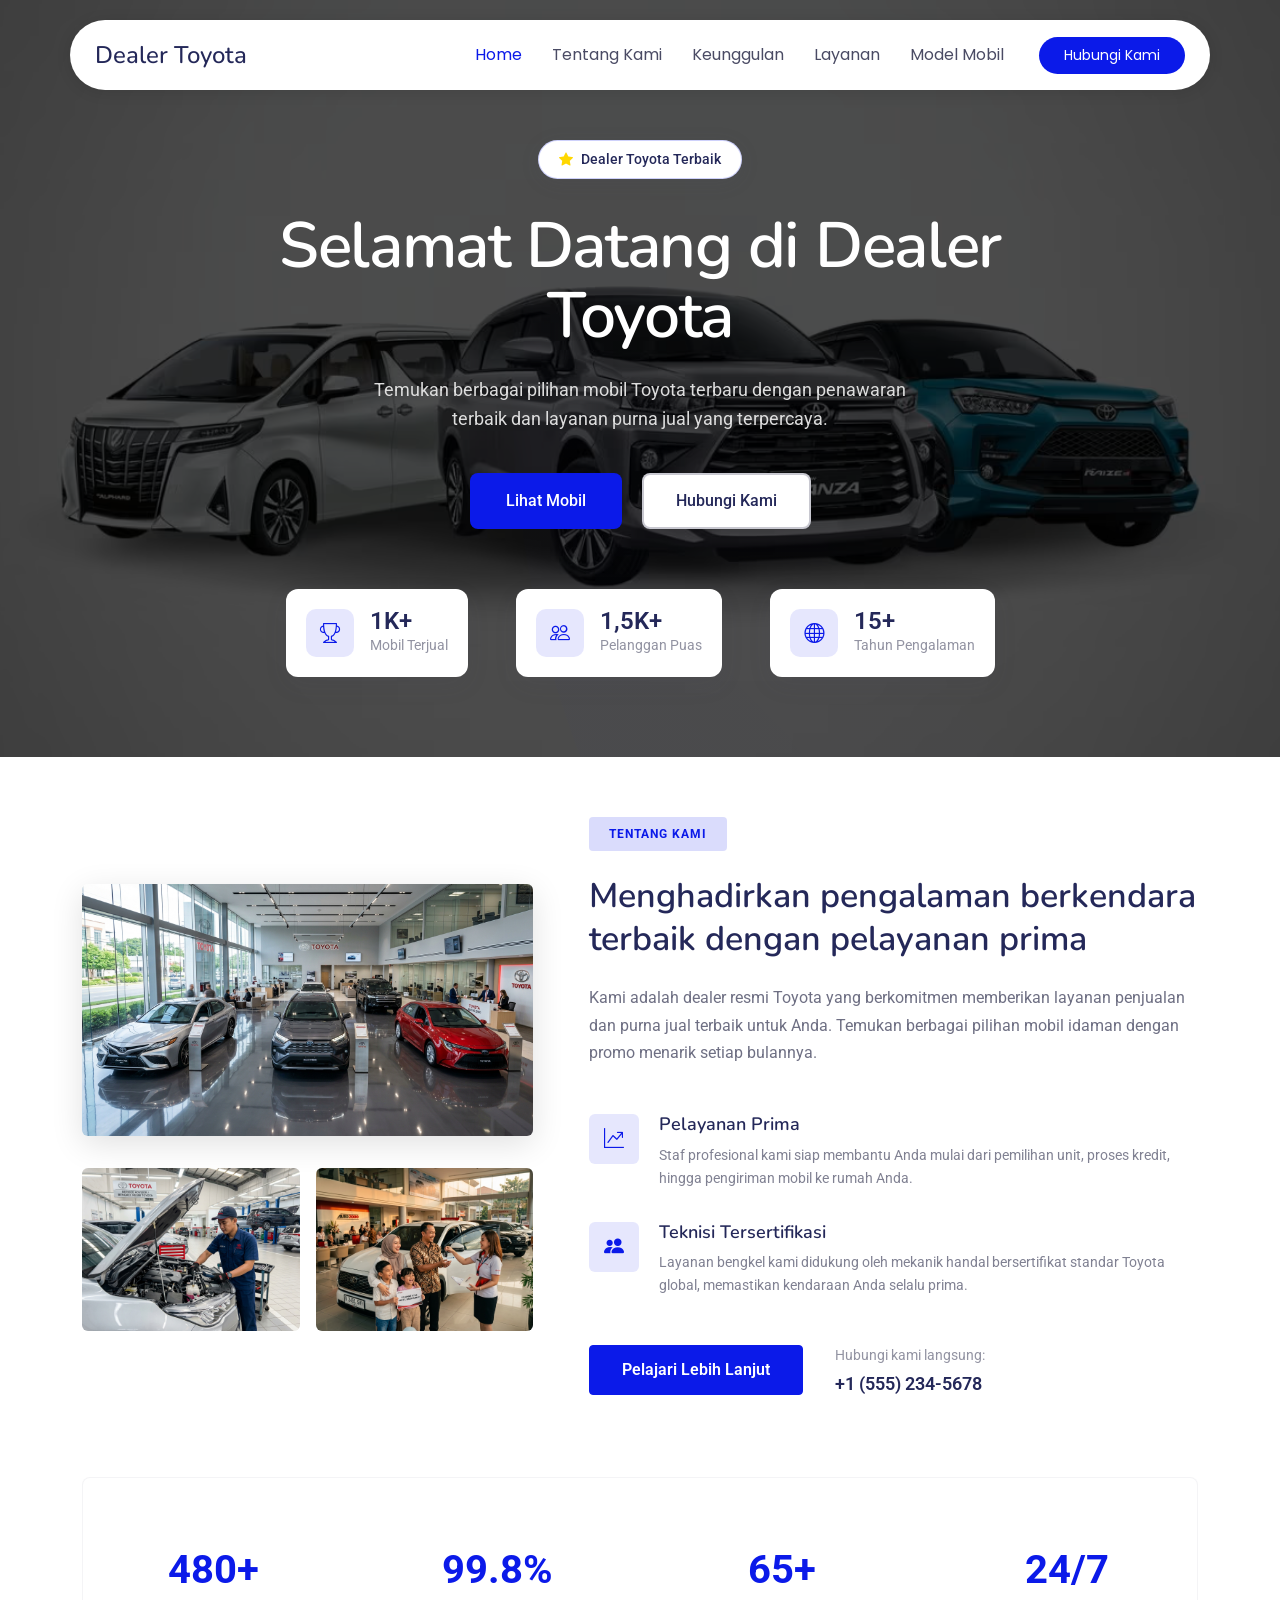
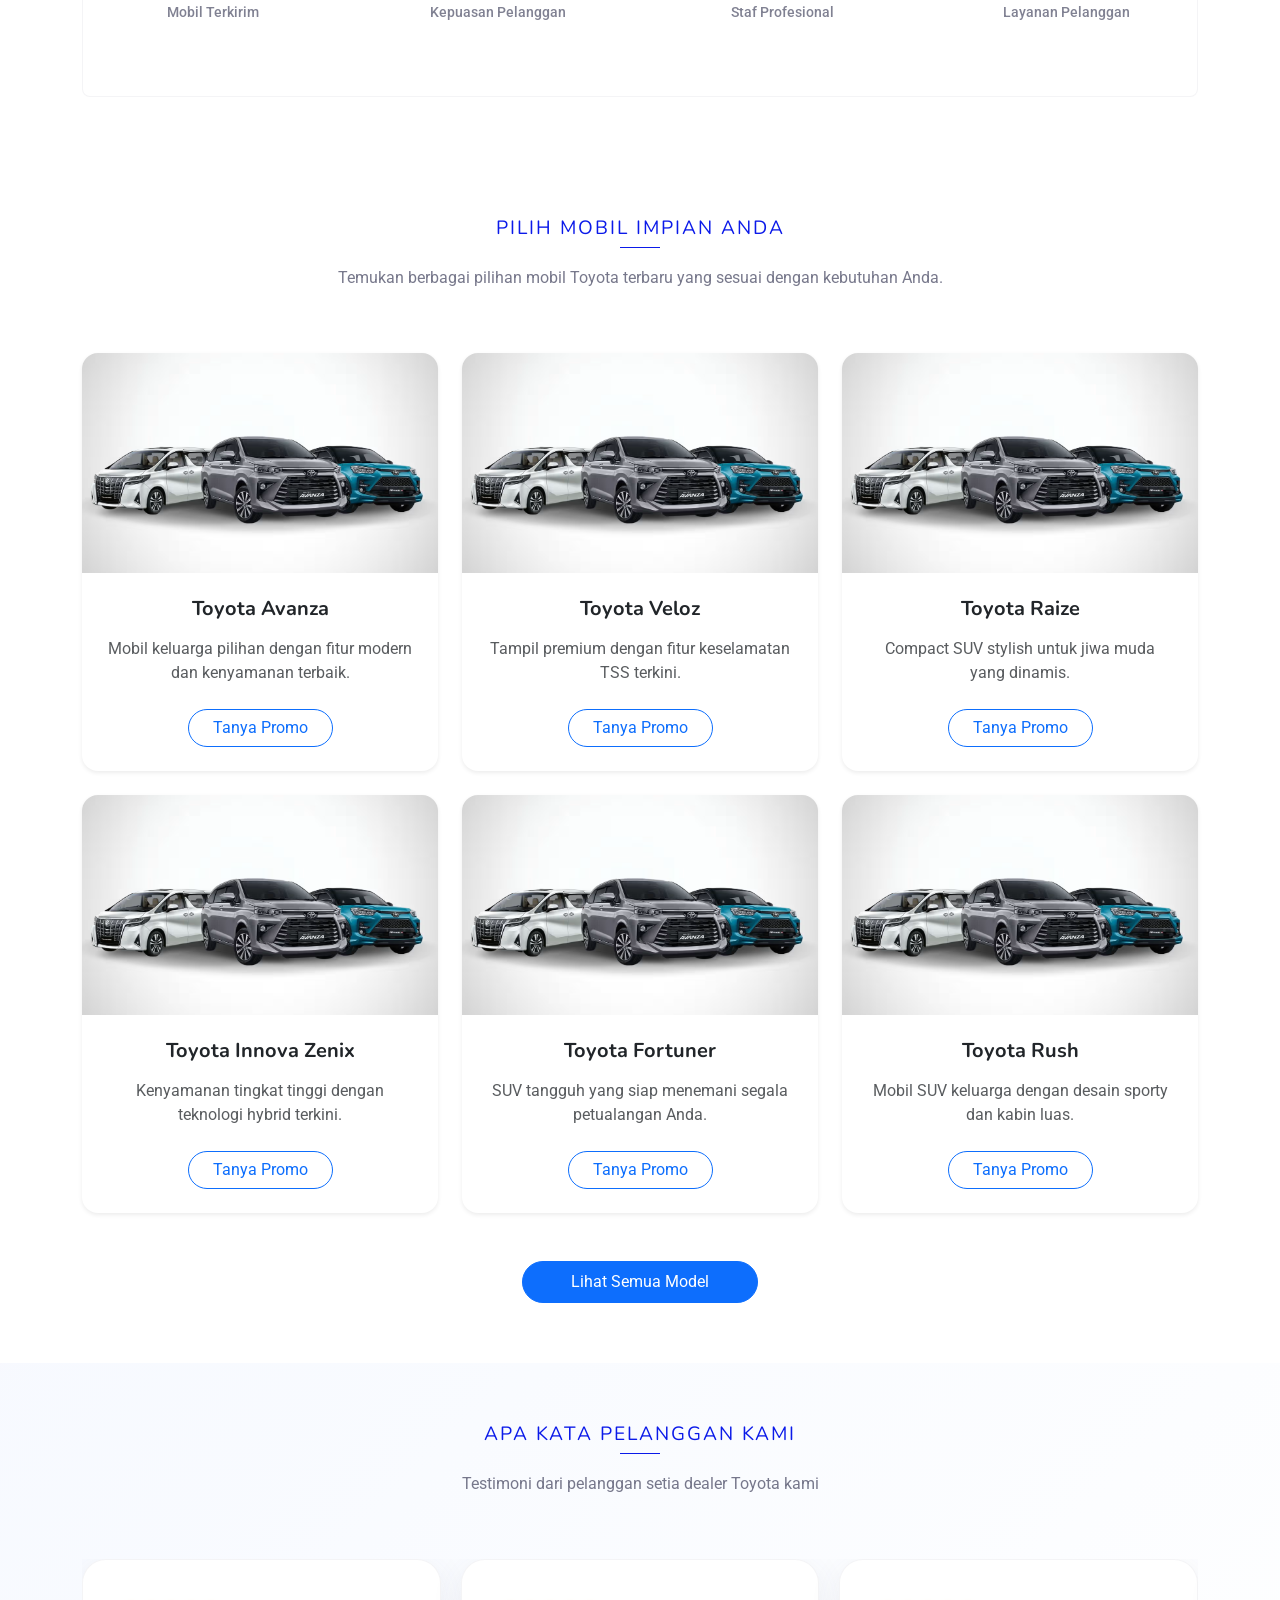
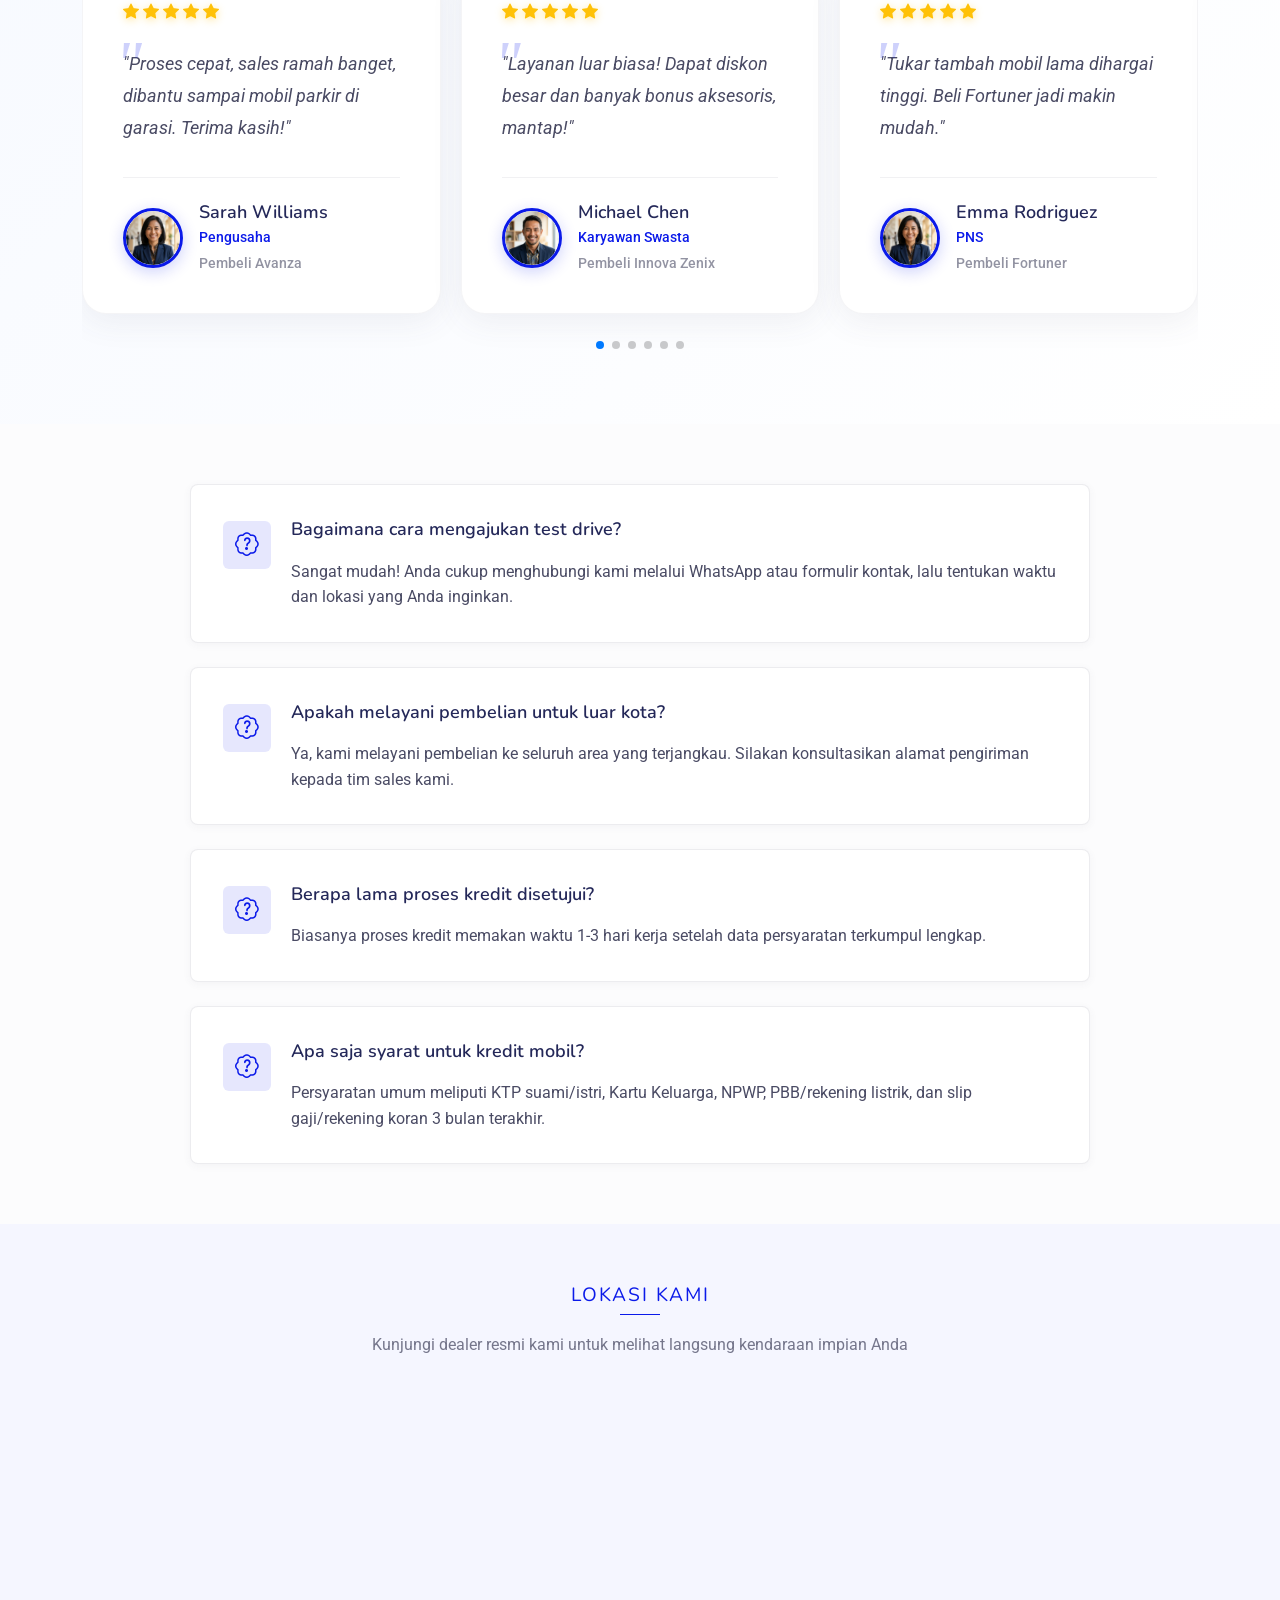
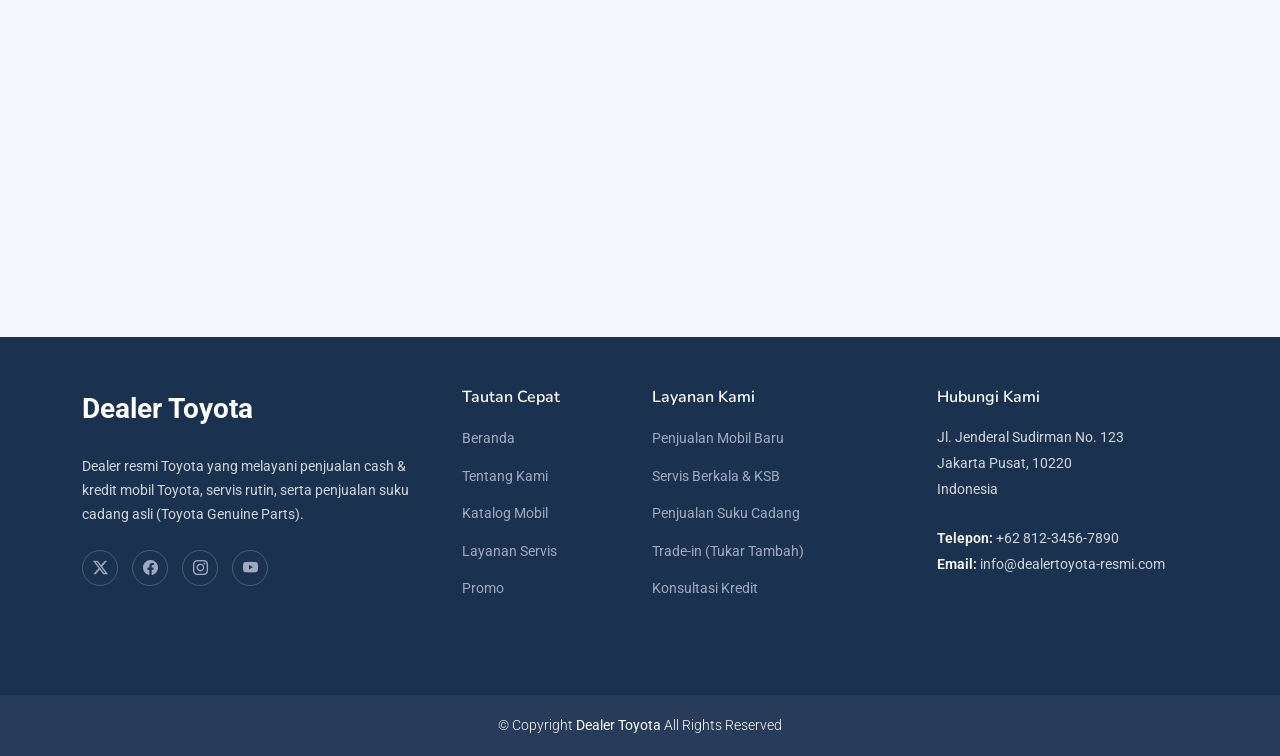
<file: index.html>
<!DOCTYPE html>
<html lang="en">

<head>
    <meta charset="utf-8">
    <meta content="width=device-width, initial-scale=1.0" name="viewport">
    <title>Dealer Toyota</title>
    <meta name="description" content="Dealer Resmi Mobil Toyota">
    <meta name="keywords" content="">

    <!-- Favicons -->
    <link href="assets/img/favicon.png" rel="icon">
    <link href="assets/img/apple-touch-icon.png" rel="apple-touch-icon">

    <!-- Fonts -->
    <link href="https://fonts.googleapis.com" rel="preconnect">
    <link href="https://fonts.gstatic.com" rel="preconnect" crossorigin>
    <link
        href="https://fonts.googleapis.com/css2?family=Roboto:ital,wght@0,100;0,300;0,400;0,500;0,700;0,900;1,100;1,300;1,400;1,500;1,700;1,900&family=Poppins:ital,wght@0,100;0,200;0,300;0,400;0,500;0,600;0,700;0,800;0,900;1,100;1,200;1,300;1,400;1,500;1,600;1,700;1,800;1,900&family=Nunito:ital,wght@0,200;0,300;0,400;0,500;0,600;0,700;0,800;0,900;1,200;1,300;1,400;1,500;1,600;1,700;1,800;1,900&display=swap"
        rel="stylesheet">

    <!-- Vendor CSS Files -->
    <link href="assets/vendor/bootstrap/css/bootstrap.min.css" rel="stylesheet">
    <link href="assets/vendor/bootstrap-icons/bootstrap-icons.css" rel="stylesheet">
    <link href="assets/vendor/aos/aos.css" rel="stylesheet">
    <link href="assets/vendor/swiper/swiper-bundle.min.css" rel="stylesheet">

    <!-- Main CSS File -->
    <link href="assets/css/main.css" rel="stylesheet">

</head>

<body class="index-page">

    <header id="header" class="header d-flex align-items-center fixed-top">
        <div
            class="header-container container-fluid container-xl position-relative d-flex align-items-center justify-content-between">

            <a href="index.html" class="logo d-flex align-items-center">
                <!-- Uncomment the line below if you also wish to use an image logo -->
                <!-- <img src="assets/img/logo.webp" alt=""> -->
                <h1 class="sitename">Dealer Toyota</h1>
            </a>

            <nav id="navmenu" class="navmenu ms-auto">
                <ul>
                    <li><a href="index.html" class="active">Home</a></li>
                    <li><a href="about.html">Tentang Kami</a></li>
                    <li><a href="keunggulan.html">Keunggulan</a></li>
                    <li><a href="layanan.html">Layanan</a></li>
                    <li><a href="model-mobil.html">Model Mobil</a>
                    </li>
                    <li><a class="btn-getstarted" href="https://wa.me/?text=halo%20admin%20dealer%20toyota">Hubungi Kami</a></li>
                </ul>
                <i class="mobile-nav-toggle d-xl-none bi bi-list"></i>
            </nav>

        </div>
    </header>

    <main class="main">

        <!-- Hero Section -->
        <section id="hero" class="hero section">

            <div class="container" data-aos="fade-up" data-aos-delay="100">

                <div class="row justify-content-center">

                    <div class="col-lg-8" data-aos="zoom-in" data-aos-delay="200">
                        <div class="hero-content text-center">
                            <div class="hero-badge" data-aos="fade-down" data-aos-delay="300">
                                <i class="bi bi-star-fill"></i>
                                <span>Dealer Toyota Terbaik</span>
                            </div>
                            <h1 class="hero-title" data-aos="fade-up" data-aos-delay="400">Selamat Datang di Dealer
                                Toyota</h1>
                            <p class="hero-description" data-aos="fade-up" data-aos-delay="500">Temukan berbagai pilihan
                                mobil Toyota terbaru dengan penawaran terbaik dan layanan purna jual yang terpercaya.
                            </p>

                            <div class="hero-actions" data-aos="fade-up" data-aos-delay="600">
                                <a href="model.html" class="btn-primary">Lihat Mobil</a>
                                <a href="https://wa.me/?text=halo%20admin%20dealer%20toyota" class="btn-outline">Hubungi Kami</a>
                            </div>

                            <div class="hero-metrics" data-aos="fade-up" data-aos-delay="700">
                                <div class="metric-item">
                                    <div class="metric-icon">
                                        <i class="bi bi-trophy"></i>
                                    </div>
                                    <div class="metric-content">
                                        <span class="metric-number">1K+</span>
                                        <span class="metric-label">Mobil Terjual</span>
                                    </div>
                                </div>
                                <div class="metric-item">
                                    <div class="metric-icon">
                                        <i class="bi bi-people"></i>
                                    </div>
                                    <div class="metric-content">
                                        <span class="metric-number">1,5K+</span>
                                        <span class="metric-label">Pelanggan Puas</span>
                                    </div>
                                </div>
                                <div class="metric-item">
                                    <div class="metric-icon">
                                        <i class="bi bi-globe"></i>
                                    </div>
                                    <div class="metric-content">
                                        <span class="metric-number">15+</span>
                                        <span class="metric-label">Tahun Pengalaman</span>
                                    </div>
                                </div>
                            </div>
                        </div>
                    </div>

                </div>

            </div>

        </section><!-- /Hero Section -->

        <!-- About Section -->
        <section id="about" class="about section">

            <div class="container" data-aos="fade-up" data-aos-delay="100">

                <div class="row align-items-center gy-5">

                    <div class="col-lg-5 d-none d-lg-block order-2 order-lg-1" data-aos="fade-right" data-aos-delay="200">
                        <div class="image-section">
                            <div class="primary-image">
                                <img src="assets/img/about/about-14.jpg" alt="Dealer Toyota" class="img-fluid">
                            </div>
                            <div class="image-grid">
                                <img src="assets/img/about/about-3.jpg" alt="Innova Zenix G Hybrid workspace"
                                    class="img-fluid grid-img">
                                <img src="assets/img/about/about-7.jpg" alt="Team collaboration"
                                    class="img-fluid grid-img">
                            </div>
                        </div>
                    </div>

                    <div class="col-lg-7 order-1 order-lg-2" data-aos="fade-left" data-aos-delay="300">
                        <div class="content-section">
                            <div class="section-intro">
                                <div class="company-badge">TENTANG KAMI</div>
                                <h2>Menghadirkan pengalaman berkendara terbaik dengan pelayanan prima</h2>
                                
                                <div class="image-section d-block d-lg-none my-4" data-aos="fade-up" data-aos-delay="250">
                                    <div class="primary-image">
                                        <img src="assets/img/about/about-14.webp" alt="Dealer Toyota" class="img-fluid">
                                    </div>
                                    <div class="image-grid">
                                        <img src="assets/img/about/about-3.webp" alt="Innova Zenix G Hybrid workspace"
                                            class="img-fluid grid-img">
                                        <img src="assets/img/about/about-7.webp" alt="Team collaboration"
                                            class="img-fluid grid-img">
                                    </div>
                                </div>

                                <p class="intro-text">Kami adalah dealer resmi Toyota yang berkomitmen memberikan
                                    layanan penjualan dan purna jual terbaik untuk Anda. Temukan berbagai pilihan mobil
                                    idaman dengan promo menarik setiap bulannya.</p>
                            </div>

                            <div class="achievement-list">
                                <div class="achievement-item">
                                    <div class="achievement-icon">
                                        <i class="bi bi-graph-up-arrow"></i>
                                    </div>
                                    <div class="achievement-content">
                                        <h4>Pelayanan Prima</h4>
                                        <p>Staf profesional kami siap membantu Anda mulai dari pemilihan unit, proses
                                            kredit, hingga pengiriman mobil ke rumah Anda.</p>
                                    </div>
                                </div>
                                <div class="achievement-item">
                                    <div class="achievement-icon">
                                        <i class="bi bi-people-fill"></i>
                                    </div>
                                    <div class="achievement-content">
                                        <h4>Teknisi Tersertifikasi</h4>
                                        <p>Layanan bengkel kami didukung oleh mekanik handal bersertifikat standar
                                            Toyota global, memastikan kendaraan Anda selalu prima.</p>
                                    </div>
                                </div>
                            </div>

                            <div class="action-section d-flex flex-column flex-lg-row align-items-center align-items-lg-start text-center text-lg-start">
                                <a href="about.html" class="btn btn-primary">Pelajari Lebih Lanjut</a>
                                <div class="contact-info">
                                    <span class="contact-label">Hubungi kami langsung:</span>
                                    <strong class="phone-number">+1 (555) 234-5678</strong>
                                </div>
                            </div>
                        </div>
                    </div>

                </div>

                <div class="metrics-section" data-aos="fade-up" data-aos-delay="400">
                    <div class="row text-center">
                        <div class="col-6 col-lg-3 col-md-6">
                            <div class="metric-card">
                                <div class="metric-value">480+</div>
                                <div class="metric-label">Mobil Terkirim</div>
                            </div>
                        </div>
                        <div class="col-6 col-lg-3 col-md-6">
                            <div class="metric-card">
                                <div class="metric-value">99.8%</div>
                                <div class="metric-label">Kepuasan Pelanggan</div>
                            </div>
                        </div>
                        <div class="col-6 col-lg-3 col-md-6">
                            <div class="metric-card">
                                <div class="metric-value">65+</div>
                                <div class="metric-label">Staf Profesional</div>
                            </div>
                        </div>
                        <div class="col-6 col-lg-3 col-md-6">
                            <div class="metric-card">
                                <div class="metric-value">24/7</div>
                                <div class="metric-label">Layanan Pelanggan</div>
                            </div>
                        </div>
                    </div>
                </div>

            </div>

        </section><!-- /About Section -->

        <!-- Pilih Mobil Section -->
        <section id="pilih-mobil" class="pilih-mobil section">
            <div class="container section-title" data-aos="fade-up">
                <h2>Pilih Mobil Impian Anda</h2>
                <p>Temukan berbagai pilihan mobil Toyota terbaru yang sesuai dengan kebutuhan Anda.</p>
            </div>
            <div class="container" data-aos="fade-up" data-aos-delay="100">
                <div class="row gy-4">
                    <div class="col-lg-4 col-md-6" data-aos="fade-up" data-aos-delay="100">
                        <div class="card h-100 shadow-sm border-0 rounded-4 overflow-hidden">
                            <img src="assets/img/mobil/1659543425_7-mobil-toyota-yang-punya-fitur-tss.avif" class="card-img-top" alt="Toyota Avanza" style="object-fit: cover; height: 220px;">
                            <div class="card-body text-center p-4">
                                <h5 class="card-title fw-bold mb-3">Toyota Avanza</h5>
                                <p class="card-text text-muted mb-4">Mobil keluarga pilihan dengan fitur modern dan kenyamanan terbaik.</p>
                                <a href="https://wa.me/6281234567890?text=Halo%20admin,%20saya%20ingin%20tanya%20promo%20untuk%20Toyota%20Avanza" class="btn btn-outline-primary rounded-pill px-4">Tanya Promo</a>
                            </div>
                        </div>
                    </div>
                    <div class="col-lg-4 col-md-6" data-aos="fade-up" data-aos-delay="200">
                        <div class="card h-100 shadow-sm border-0 rounded-4 overflow-hidden">
                            <img src="assets/img/mobil/1659543425_7-mobil-toyota-yang-punya-fitur-tss.avif" class="card-img-top" alt="Toyota Veloz" style="object-fit: cover; height: 220px;">
                            <div class="card-body text-center p-4">
                                <h5 class="card-title fw-bold mb-3">Toyota Veloz</h5>
                                <p class="card-text text-muted mb-4">Tampil premium dengan fitur keselamatan TSS terkini.</p>
                                <a href="https://wa.me/6281234567890?text=Halo%20admin,%20saya%20ingin%20tanya%20promo%20untuk%20Toyota%20Veloz" class="btn btn-outline-primary rounded-pill px-4">Tanya Promo</a>
                            </div>
                        </div>
                    </div>
                    <div class="col-lg-4 col-md-6" data-aos="fade-up" data-aos-delay="300">
                        <div class="card h-100 shadow-sm border-0 rounded-4 overflow-hidden">
                            <img src="assets/img/mobil/1659543425_7-mobil-toyota-yang-punya-fitur-tss.avif" class="card-img-top" alt="Toyota Raize" style="object-fit: cover; height: 220px;">
                            <div class="card-body text-center p-4">
                                <h5 class="card-title fw-bold mb-3">Toyota Raize</h5>
                                <p class="card-text text-muted mb-4">Compact SUV stylish untuk jiwa muda yang dinamis.</p>
                                <a href="https://wa.me/6281234567890?text=Halo%20admin,%20saya%20ingin%20tanya%20promo%20untuk%20Toyota%20Raize" class="btn btn-outline-primary rounded-pill px-4">Tanya Promo</a>
                            </div>
                        </div>
                    </div>
                    <div class="col-lg-4 col-md-6" data-aos="fade-up" data-aos-delay="400">
                        <div class="card h-100 shadow-sm border-0 rounded-4 overflow-hidden">
                            <img src="assets/img/mobil/1659543425_7-mobil-toyota-yang-punya-fitur-tss.avif" class="card-img-top" alt="Toyota Innova Zenix" style="object-fit: cover; height: 220px;">
                            <div class="card-body text-center p-4">
                                <h5 class="card-title fw-bold mb-3">Toyota Innova Zenix</h5>
                                <p class="card-text text-muted mb-4">Kenyamanan tingkat tinggi dengan teknologi hybrid terkini.</p>
                                <a href="https://wa.me/6281234567890?text=Halo%20admin,%20saya%20ingin%20tanya%20promo%20untuk%20Toyota%20Innova%20Zenix" class="btn btn-outline-primary rounded-pill px-4">Tanya Promo</a>
                            </div>
                        </div>
                    </div>
                    <div class="col-lg-4 col-md-6" data-aos="fade-up" data-aos-delay="500">
                        <div class="card h-100 shadow-sm border-0 rounded-4 overflow-hidden">
                            <img src="assets/img/mobil/1659543425_7-mobil-toyota-yang-punya-fitur-tss.avif" class="card-img-top" alt="Toyota Fortuner" style="object-fit: cover; height: 220px;">
                            <div class="card-body text-center p-4">
                                <h5 class="card-title fw-bold mb-3">Toyota Fortuner</h5>
                                <p class="card-text text-muted mb-4">SUV tangguh yang siap menemani segala petualangan Anda.</p>
                                <a href="https://wa.me/6281234567890?text=Halo%20admin,%20saya%20ingin%20tanya%20promo%20untuk%20Toyota%20Fortuner" class="btn btn-outline-primary rounded-pill px-4">Tanya Promo</a>
                            </div>
                        </div>
                    </div>
                    <div class="col-lg-4 col-md-6" data-aos="fade-up" data-aos-delay="600">
                        <div class="card h-100 shadow-sm border-0 rounded-4 overflow-hidden">
                            <img src="assets/img/mobil/1659543425_7-mobil-toyota-yang-punya-fitur-tss.avif" class="card-img-top" alt="Toyota Rush" style="object-fit: cover; height: 220px;">
                            <div class="card-body text-center p-4">
                                <h5 class="card-title fw-bold mb-3">Toyota Rush</h5>
                                <p class="card-text text-muted mb-4">Mobil SUV keluarga dengan desain sporty dan kabin luas.</p>
                                <a href="https://wa.me/6281234567890?text=Halo%20admin,%20saya%20ingin%20tanya%20promo%20untuk%20Toyota%20Rush" class="btn btn-outline-primary rounded-pill px-4">Tanya Promo</a>
                            </div>
                        </div>
                    </div>
                </div>
                <div class="text-center mt-5">
                    <a href="model-mobil.html" class="btn btn-primary rounded-pill px-5 py-2">Lihat Semua Model</a>
                </div>
            </div>
        </section><!-- /Pilih Mobil Section -->


        <!-- Testimonials Section -->
        <section id="testimonials" class="testimonials section">
            <div class="container section-title" data-aos="fade-up">
                <h2>Apa Kata Pelanggan Kami</h2>
                <p>Testimoni dari pelanggan setia dealer Toyota kami</p>
            </div>
            <div class="container" data-aos="fade-up" data-aos-delay="100">
                <div class="swiper init-swiper" style="padding-bottom: 50px;">
                    <script type="application/json" class="swiper-config">
                    {
                      "loop": true,
                      "speed": 600,
                      "autoplay": {
                        "delay": 5000
                      },
                      "slidesPerView": "auto",
                      "pagination": {
                        "el": ".swiper-pagination",
                        "type": "bullets",
                        "clickable": true
                      },
                      "breakpoints": {
                        "320": {
                          "slidesPerView": 1,
                          "spaceBetween": 20
                        },
                        "768": {
                          "slidesPerView": 2,
                          "spaceBetween": 20
                        },
                        "1200": {
                          "slidesPerView": 3,
                          "spaceBetween": 20
                        }
                      }
                    }
                    </script>
                    <div class="swiper-wrapper">
                        <div class="swiper-slide">
                            <div class="testimonial-card h-100">
                                <div class="rating">
                                    <i class="bi bi-star-fill"></i><i class="bi bi-star-fill"></i><i class="bi bi-star-fill"></i><i class="bi bi-star-fill"></i><i class="bi bi-star-fill"></i>
                                </div>
                                <blockquote>"Proses cepat, sales ramah banget, dibantu sampai mobil parkir di garasi. Terima kasih!"</blockquote>
                                <div class="user-profile mt-4">
                                    <div class="avatar"><img src="assets/img/person/indo-woman-1.jpg" alt="User" class="img-fluid" style="object-fit: cover; aspect-ratio: 1/1; border-radius: 50%;"></div>
                                    <div class="user-info">
                                        <h4>Sarah Williams</h4><span class="title">Pengusaha</span><div class="company">Pembeli Avanza</div>
                                    </div>
                                </div>
                            </div>
                        </div>
                        <div class="swiper-slide">
                            <div class="testimonial-card h-100">
                                <div class="rating">
                                    <i class="bi bi-star-fill"></i><i class="bi bi-star-fill"></i><i class="bi bi-star-fill"></i><i class="bi bi-star-fill"></i><i class="bi bi-star-fill"></i>
                                </div>
                                <blockquote>"Layanan luar biasa! Dapat diskon besar dan banyak bonus aksesoris, mantap!"</blockquote>
                                <div class="user-profile mt-4">
                                    <div class="avatar"><img src="assets/img/person/indo-man-1.jpg" alt="User" class="img-fluid" style="object-fit: cover; aspect-ratio: 1/1; border-radius: 50%;"></div>
                                    <div class="user-info">
                                        <h4>Michael Chen</h4><span class="title">Karyawan Swasta</span><div class="company">Pembeli Innova Zenix</div>
                                    </div>
                                </div>
                            </div>
                        </div>
                        <div class="swiper-slide">
                            <div class="testimonial-card h-100">
                                <div class="rating">
                                    <i class="bi bi-star-fill"></i><i class="bi bi-star-fill"></i><i class="bi bi-star-fill"></i><i class="bi bi-star-fill"></i><i class="bi bi-star-fill"></i>
                                </div>
                                <blockquote>"Tukar tambah mobil lama dihargai tinggi. Beli Fortuner jadi makin mudah."</blockquote>
                                <div class="user-profile mt-4">
                                    <div class="avatar"><img src="assets/img/person/indo-woman-1.jpg" alt="User" class="img-fluid" style="object-fit: cover; aspect-ratio: 1/1; border-radius: 50%;"></div>
                                    <div class="user-info">
                                        <h4>Emma Rodriguez</h4><span class="title">PNS</span><div class="company">Pembeli Fortuner</div>
                                    </div>
                                </div>
                            </div>
                        </div>
                        <div class="swiper-slide">
                            <div class="testimonial-card h-100">
                                <div class="rating">
                                    <i class="bi bi-star-fill"></i><i class="bi bi-star-fill"></i><i class="bi bi-star-fill"></i><i class="bi bi-star-fill"></i><i class="bi bi-star-fill"></i>
                                </div>
                                <blockquote>"Sales-nya jemput bola, test drive diantar ke rumah. Pelayanan VVIP!"</blockquote>
                                <div class="user-profile mt-4">
                                    <div class="avatar"><img src="assets/img/person/indo-man-2.jpg" alt="User" class="img-fluid" style="object-fit: cover; aspect-ratio: 1/1; border-radius: 50%;"></div>
                                    <div class="user-info">
                                        <h4>James Parker</h4><span class="title">Ibu Rumah Tangga</span><div class="company">Pembeli Raize</div>
                                    </div>
                                </div>
                            </div>
                        </div>
                        <div class="swiper-slide">
                            <div class="testimonial-card h-100">
                                <div class="rating">
                                    <i class="bi bi-star-fill"></i><i class="bi bi-star-fill"></i><i class="bi bi-star-fill"></i><i class="bi bi-star-fill"></i><i class="bi bi-star-fill"></i>
                                </div>
                                <blockquote>"Penjelasan kredit transparan, bunga ringan, sesuai budget."</blockquote>
                                <div class="user-profile mt-4">
                                    <div class="avatar"><img src="assets/img/person/indo-woman-2.jpg" alt="User" class="img-fluid" style="object-fit: cover; aspect-ratio: 1/1; border-radius: 50%;"></div>
                                    <div class="user-info">
                                        <h4>Lisa Thompson</h4><span class="title">Dokter</span><div class="company">Pembeli Rush</div>
                                    </div>
                                </div>
                            </div>
                        </div>
                        <div class="swiper-slide">
                            <div class="testimonial-card h-100">
                                <div class="rating">
                                    <i class="bi bi-star-fill"></i><i class="bi bi-star-fill"></i><i class="bi bi-star-fill"></i><i class="bi bi-star-fill"></i><i class="bi bi-star-fill"></i>
                                </div>
                                <blockquote>"Unit cepat turun, STNK juga cepat selesai. Sangat memuaskan beli di sini."</blockquote>
                                <div class="user-profile mt-4">
                                    <div class="avatar"><img src="assets/img/person/indo-man-3.jpg" alt="User" class="img-fluid" style="object-fit: cover; aspect-ratio: 1/1; border-radius: 50%;"></div>
                                    <div class="user-info">
                                        <h4>David Kim</h4><span class="title">Wiraswasta</span><div class="company">Pembeli Veloz</div>
                                    </div>
                                </div>
                            </div>
                        </div>
                    </div>
                    <div class="swiper-pagination"></div>
                </div>
            </div>
        </section><!-- /Testimonials Section -->


        <!-- Pricing Section -->


        <!-- Faq Section -->
        <section id="faq" class="faq section">

            <div class="container" data-aos="fade-up" data-aos-delay="100">

                <div class="row justify-content-center">
                    <div class="col-lg-10">

                        <div class="faq-container">

                            <div class="faq-item" data-aos="fade-up" data-aos-delay="200">
                                <div class="question-wrapper">
                                    <div class="icon-wrapper">
                                        <i class="bi bi-patch-question"></i>
                                    </div>
                                    <div class="content-wrapper">
                                        <h3 class="question">Bagaimana cara mengajukan test drive?</h3>
                                        <div class="answer">
                                            <p>Sangat mudah! Anda cukup menghubungi kami melalui WhatsApp atau formulir
                                                kontak, lalu tentukan waktu dan lokasi yang Anda inginkan.</p>
                                        </div>
                                    </div>
                                </div>
                            </div><!-- End FAQ Item -->

                            <div class="faq-item" data-aos="fade-up" data-aos-delay="250">
                                <div class="question-wrapper">
                                    <div class="icon-wrapper">
                                        <i class="bi bi-patch-question"></i>
                                    </div>
                                    <div class="content-wrapper">
                                        <h3 class="question">Apakah melayani pembelian untuk luar kota?</h3>
                                        <div class="answer">
                                            <p>Ya, kami melayani pembelian ke seluruh area yang terjangkau. Silakan
                                                konsultasikan alamat pengiriman kepada tim sales kami.</p>
                                        </div>
                                    </div>
                                </div>
                            </div><!-- End FAQ Item -->

                            <div class="faq-item" data-aos="fade-up" data-aos-delay="300">
                                <div class="question-wrapper">
                                    <div class="icon-wrapper">
                                        <i class="bi bi-patch-question"></i>
                                    </div>
                                    <div class="content-wrapper">
                                        <h3 class="question">Berapa lama proses kredit disetujui?</h3>
                                        <div class="answer">
                                            <p>Biasanya proses kredit memakan waktu 1-3 hari kerja setelah data
                                                persyaratan terkumpul lengkap.</p>
                                        </div>
                                    </div>
                                </div>
                            </div><!-- End FAQ Item -->

                            <div class="faq-item" data-aos="fade-up" data-aos-delay="350">
                                <div class="question-wrapper">
                                    <div class="icon-wrapper">
                                        <i class="bi bi-patch-question"></i>
                                    </div>
                                    <div class="content-wrapper">
                                        <h3 class="question">Apa saja syarat untuk kredit mobil?</h3>
                                        <div class="answer">
                                            <p>Persyaratan umum meliputi KTP suami/istri, Kartu Keluarga, NPWP,
                                                PBB/rekening listrik, dan slip gaji/rekening koran 3 bulan terakhir.</p>
                                        </div>
                                    </div>
                                </div>
                            </div><!-- End FAQ Item -->



                        </div>

                    </div>
                </div>

            </div>

        </section><!-- /Faq Section -->

        <!-- Contact Section -->
        <section id="contact" class="contact section light-background">
            <div class="container section-title" data-aos="fade-up">
                <h2>Lokasi Kami</h2>
                <p>Kunjungi dealer resmi kami untuk melihat langsung kendaraan impian Anda</p>
            </div>

            <div class="container-fluid" data-aos="fade-up" data-aos-delay="100" style="padding: 0;">
                <iframe
                    src="https://www.google.com/maps/embed?pb=!1m18!1m12!1m3!1d126920.24009696482!2d106.75874836647953!3d-6.229746497298539!2m3!1f0!2f0!3f0!3m2!1i1024!2i768!4f13.1!3m3!1m2!1s0x2e69f3e945e34b9d%3A0x100c5e82dd4b820!2sJakarta!5e0!3m2!1sen!2sid!4v1700000000000!5m2!1sen!2sid"
                    width="100%" height="450" style="border:0;" allowfullscreen="" loading="lazy"
                    referrerpolicy="no-referrer-when-downgrade"></iframe>
            </div>
        </section><!-- /Contact Section -->

    </main>

        <footer id="footer" class="footer custom-footer">
        <div class="container">
            <div class="footer-main" data-aos="fade-up" data-aos-delay="100">
                <div class="row gy-4">

                    <div class="col-lg-4 col-md-6 footer-about">
                        <a href="index.html" class="logo d-flex align-items-center mb-4">
                            <span class="sitename text-white">Dealer Toyota</span>
                        </a>
                        <p class="brand-description">Dealer resmi Toyota yang melayani penjualan cash & kredit mobil Toyota, servis rutin, serta penjualan suku cadang asli (Toyota Genuine Parts).</p>
                        <div class="social-links mt-4">
                            <a href="https://twitter.com" target="_blank" class="social-icon"><i class="bi bi-twitter-x"></i></a>
                            <a href="https://facebook.com" target="_blank" class="social-icon"><i class="bi bi-facebook"></i></a>
                            <a href="https://instagram.com" target="_blank" class="social-icon"><i class="bi bi-instagram"></i></a>
                            <a href="https://youtube.com" target="_blank" class="social-icon"><i class="bi bi-youtube"></i></a>
                        </div>
                    </div>

                    <div class="col-lg-2 col-md-6 footer-links">
                        <h4>Tautan Cepat</h4>
                        <ul>
                            <li><a href="index.html">Beranda</a></li>
                            <li><a href="about.html">Tentang Kami</a></li>
                            <li><a href="index.html#services">Katalog Mobil</a></li>
                            <li><a href="index.html#services">Layanan Servis</a></li>
                            <li><a href="index.html#services">Promo</a></li>
                        </ul>
                    </div>

                    <div class="col-lg-3 col-md-6 footer-links">
                        <h4>Layanan Kami</h4>
                        <ul>
                            <li><a href="index.html#services">Penjualan Mobil Baru</a></li>
                            <li><a href="index.html#services">Servis Berkala & KSB</a></li>
                            <li><a href="index.html#services">Penjualan Suku Cadang</a></li>
                            <li><a href="index.html#services">Trade-in (Tukar Tambah)</a></li>
                            <li><a href="index.html#services">Konsultasi Kredit</a></li>
                        </ul>
                    </div>

                    <div class="col-lg-3 col-md-6 footer-contact">
                        <h4>Hubungi Kami</h4>
                        <p>Jl. Jenderal Sudirman No. 123</p>
                        <p>Jakarta Pusat, 10220</p>
                        <p>Indonesia</p>
                        <br>
                        <p><strong>Telepon:</strong> +62 812-3456-7890</p>
                        <p><strong>Email:</strong> info@dealertoyota-resmi.com</p>
                    </div>

                </div>
            </div>
        </div>

        <div class="footer-bottom">
            <div class="container">
                <div class="row align-items-center text-center">
                    <div class="col-12">
                        <div class="copyright">
                            <p>&copy; Copyright <strong>Dealer Toyota</strong> All Rights Reserved</p>
                        </div>
                    </div>
                </div>
            </div>
        </div></footer>

    <!-- Scroll Top -->
    <a href="https://wa.me/6281234567890" target="_blank"
        class="wa-floating d-flex align-items-center justify-content-center"><i class="bi bi-whatsapp"></i></a>
    <a href="#" id="scroll-top" class="scroll-top d-flex align-items-center justify-content-center"><i
            class="bi bi-arrow-up-short"></i></a>

    <!-- Vendor JS Files -->
    <script src="assets/vendor/bootstrap/js/bootstrap.bundle.min.js"></script>
    <script src="assets/vendor/php-email-form/validate.js"></script>
    <script src="assets/vendor/aos/aos.js"></script>
    <script src="assets/vendor/swiper/swiper-bundle.min.js"></script>

    <!-- Main JS File -->
    <script src="assets/js/main.js"></script>

</body>

</html>
</file>
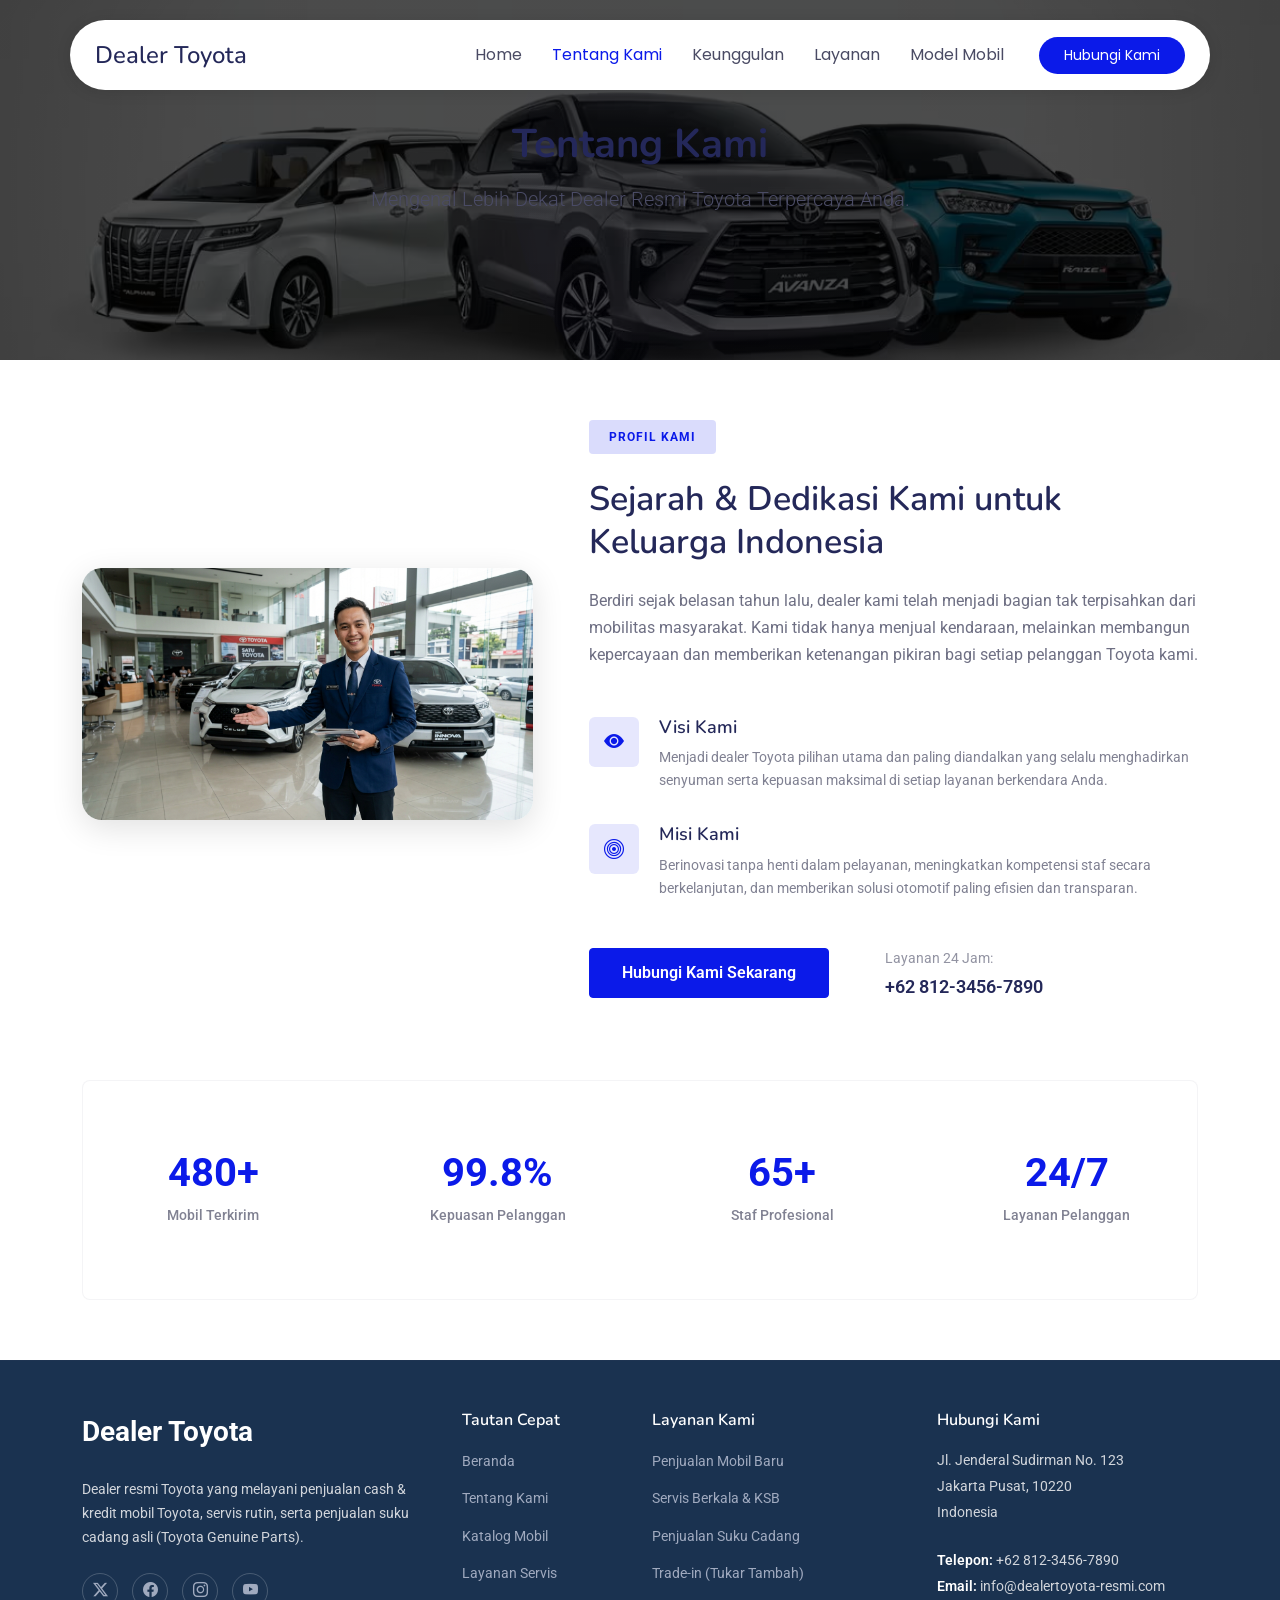
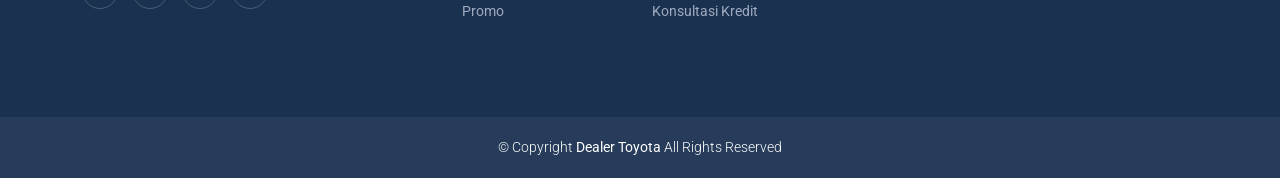
<file: about.html>
<!DOCTYPE html>
<html lang="en">

<head>
    <meta charset="utf-8">
    <meta content="width=device-width, initial-scale=1.0" name="viewport">
    <title>Dealer Toyota</title>
    <meta name="description" content="Dealer Resmi Mobil Toyota">
    <meta name="keywords" content="">

    <!-- Favicons -->
    <link href="assets/img/favicon.png" rel="icon">
    <link href="assets/img/apple-touch-icon.png" rel="apple-touch-icon">

    <!-- Fonts -->
    <link href="https://fonts.googleapis.com" rel="preconnect">
    <link href="https://fonts.gstatic.com" rel="preconnect" crossorigin>
    <link
        href="https://fonts.googleapis.com/css2?family=Roboto:ital,wght@0,100;0,300;0,400;0,500;0,700;0,900;1,100;1,300;1,400;1,500;1,700;1,900&family=Poppins:ital,wght@0,100;0,200;0,300;0,400;0,500;0,600;0,700;0,800;0,900;1,100;1,200;1,300;1,400;1,500;1,600;1,700;1,800;1,900&family=Nunito:ital,wght@0,200;0,300;0,400;0,500;0,600;0,700;0,800;0,900;1,200;1,300;1,400;1,500;1,600;1,700;1,800;1,900&display=swap"
        rel="stylesheet">

    <!-- Vendor CSS Files -->
    <link href="assets/vendor/bootstrap/css/bootstrap.min.css" rel="stylesheet">
    <link href="assets/vendor/bootstrap-icons/bootstrap-icons.css" rel="stylesheet">
    <link href="assets/vendor/aos/aos.css" rel="stylesheet">
    <link href="assets/vendor/swiper/swiper-bundle.min.css" rel="stylesheet">

    <!-- Main CSS File -->
    <link href="assets/css/main.css" rel="stylesheet">

</head>

<body class="index-page">

    <header id="header" class="header d-flex align-items-center fixed-top">
        <div
            class="header-container container-fluid container-xl position-relative d-flex align-items-center justify-content-between">

            <a href="index.html" class="logo d-flex align-items-center">
                <!-- Uncomment the line below if you also wish to use an image logo -->
                <!-- <img src="assets/img/logo.webp" alt=""> -->
                <h1 class="sitename">Dealer Toyota</h1>
            </a>

            <nav id="navmenu" class="navmenu ms-auto">
                <ul>
                    <li><a href="index.html">Home</a></li>
                    <li><a href="about.html" class="active">Tentang Kami</a></li>
                    <li><a href="keunggulan.html">Keunggulan</a></li>
                    <li><a href="layanan.html">Layanan</a></li>
                    <li><a href="model-mobil.html">Model Mobil</a>
                    </li>
                    <li><a class="btn-getstarted" href="https://wa.me/?text=halo%20admin%20dealer%20toyota">Hubungi Kami</a></li>
                </ul>
                <i class="mobile-nav-toggle d-xl-none bi bi-list"></i>
            </nav>

        </div>
    </header>

    <main class="main">

        <!-- Hero Section -->
        <section id="hero" class="hero section align-items-center justify-content-center" style="padding-top: 120px; padding-bottom: 60px; min-height: 40vh;">
            <div class="container text-center" data-aos="fade-up" data-aos-delay="100">
                <h1 class="hero-title fw-bold">Tentang Kami</h1>
                <p class="hero-description lead mt-3">Mengenal Lebih Dekat Dealer Resmi Toyota Terpercaya Anda.</p>
            </div>
        </section>
        <!-- /Hero Section -->

        <!-- About Section -->
        <section id="about" class="about section">

            <div class="container" data-aos="fade-up" data-aos-delay="100">

                <div class="row align-items-center gy-5">

                    <div class="col-lg-5 d-none d-lg-block order-2 order-lg-1" data-aos="fade-right" data-aos-delay="200">
                        <div class="image-section">
                            <div class="primary-image">
                                <img src="assets/img/person/toyota-employee.jpg" alt="Tim Dealer Toyota" class="img-fluid" style="border-radius: 20px;">
                            </div>
                        </div>
                    </div>

                    <div class="col-lg-7 order-1 order-lg-2" data-aos="fade-left" data-aos-delay="300">
                        <div class="content-section">
                            <div class="section-intro">
                                <div class="company-badge">PROFIL KAMI</div>
                                <h2>Sejarah & Dedikasi Kami untuk Keluarga Indonesia</h2>
                                
                                <!-- Mobile Image Display -->
                                <div class="image-section d-block d-lg-none my-4" data-aos="fade-up" data-aos-delay="250">
                                    <div class="primary-image">
                                        <img src="assets/img/person/toyota-employee.jpg" alt="Tim Dealer Toyota" class="img-fluid" style="border-radius: 20px;">
                                    </div>
                                </div>
                                
                                <p class="intro-text">Berdiri sejak belasan tahun lalu, dealer kami telah menjadi bagian tak terpisahkan dari mobilitas masyarakat. Kami tidak hanya menjual kendaraan, melainkan membangun kepercayaan dan memberikan ketenangan pikiran bagi setiap pelanggan Toyota kami.</p>
                            </div>

                            <div class="achievement-list">
                                <div class="achievement-item">
                                    <div class="achievement-icon">
                                        <i class="bi bi-eye-fill"></i>
                                    </div>
                                    <div class="achievement-content">
                                        <h4>Visi Kami</h4>
                                        <p>Menjadi dealer Toyota pilihan utama dan paling diandalkan yang selalu menghadirkan senyuman serta kepuasan maksimal di setiap layanan berkendara Anda.</p>
                                    </div>
                                </div>
                                <div class="achievement-item">
                                    <div class="achievement-icon">
                                        <i class="bi bi-bullseye"></i>
                                    </div>
                                    <div class="achievement-content">
                                        <h4>Misi Kami</h4>
                                        <p>Berinovasi tanpa henti dalam pelayanan, meningkatkan kompetensi staf secara berkelanjutan, dan memberikan solusi otomotif paling efisien dan transparan.</p>
                                    </div>
                                </div>
                            </div>

                            <div class="action-section d-flex flex-column flex-lg-row align-items-center align-items-lg-start text-center text-lg-start">
                                <a href="https://wa.me/6281234567890?text=Halo%20admin%20dealer%20toyota" target="_blank" class="btn btn-primary">Hubungi Kami Sekarang</a>
                                <div class="contact-info mt-3 mt-lg-0 ms-lg-4">
                                    <span class="contact-label">Layanan 24 Jam:</span>
                                    <strong class="phone-number">+62 812-3456-7890</strong>
                                </div>
                            </div>
                        </div>
                    </div>

                </div>

                <div class="metrics-section" data-aos="fade-up" data-aos-delay="400">
                    <div class="row text-center">
                        <div class="col-lg-3 col-md-6">
                            <div class="metric-card">
                                <div class="metric-value">480+</div>
                                <div class="metric-label">Mobil Terkirim</div>
                            </div>
                        </div>
                        <div class="col-lg-3 col-md-6">
                            <div class="metric-card">
                                <div class="metric-value">99.8%</div>
                                <div class="metric-label">Kepuasan Pelanggan</div>
                            </div>
                        </div>
                        <div class="col-lg-3 col-md-6">
                            <div class="metric-card">
                                <div class="metric-value">65+</div>
                                <div class="metric-label">Staf Profesional</div>
                            </div>
                        </div>
                        <div class="col-lg-3 col-md-6">
                            <div class="metric-card">
                                <div class="metric-value">24/7</div>
                                <div class="metric-label">Layanan Pelanggan</div>
                            </div>
                        </div>
                    </div>
                </div>

            </div>

        </section><!-- /About Section -->

        <!-- Services Section -->
        

        <!-- Features Section -->
        

        <!-- Features 2 Section -->
        

        <!-- Testimonials Section -->
        

        <!-- Pricing Section -->


        <!-- Faq Section -->
        

        <!-- Contact Section -->
        

    </main>

        <footer id="footer" class="footer custom-footer">
        <div class="container">
            <div class="footer-main" data-aos="fade-up" data-aos-delay="100">
                <div class="row gy-4">

                    <div class="col-lg-4 col-md-6 footer-about">
                        <a href="index.html" class="logo d-flex align-items-center mb-4">
                            <span class="sitename text-white">Dealer Toyota</span>
                        </a>
                        <p class="brand-description">Dealer resmi Toyota yang melayani penjualan cash & kredit mobil Toyota, servis rutin, serta penjualan suku cadang asli (Toyota Genuine Parts).</p>
                        <div class="social-links mt-4">
                            <a href="https://twitter.com" target="_blank" class="social-icon"><i class="bi bi-twitter-x"></i></a>
                            <a href="https://facebook.com" target="_blank" class="social-icon"><i class="bi bi-facebook"></i></a>
                            <a href="https://instagram.com" target="_blank" class="social-icon"><i class="bi bi-instagram"></i></a>
                            <a href="https://youtube.com" target="_blank" class="social-icon"><i class="bi bi-youtube"></i></a>
                        </div>
                    </div>

                    <div class="col-lg-2 col-md-6 footer-links">
                        <h4>Tautan Cepat</h4>
                        <ul>
                            <li><a href="index.html">Beranda</a></li>
                            <li><a href="about.html">Tentang Kami</a></li>
                            <li><a href="index.html#services">Katalog Mobil</a></li>
                            <li><a href="index.html#services">Layanan Servis</a></li>
                            <li><a href="index.html#services">Promo</a></li>
                        </ul>
                    </div>

                    <div class="col-lg-3 col-md-6 footer-links">
                        <h4>Layanan Kami</h4>
                        <ul>
                            <li><a href="index.html#services">Penjualan Mobil Baru</a></li>
                            <li><a href="index.html#services">Servis Berkala & KSB</a></li>
                            <li><a href="index.html#services">Penjualan Suku Cadang</a></li>
                            <li><a href="index.html#services">Trade-in (Tukar Tambah)</a></li>
                            <li><a href="index.html#services">Konsultasi Kredit</a></li>
                        </ul>
                    </div>

                    <div class="col-lg-3 col-md-6 footer-contact">
                        <h4>Hubungi Kami</h4>
                        <p>Jl. Jenderal Sudirman No. 123</p>
                        <p>Jakarta Pusat, 10220</p>
                        <p>Indonesia</p>
                        <br>
                        <p><strong>Telepon:</strong> +62 812-3456-7890</p>
                        <p><strong>Email:</strong> info@dealertoyota-resmi.com</p>
                    </div>

                </div>
            </div>
        </div>

        <div class="footer-bottom">
            <div class="container">
                <div class="row align-items-center text-center">
                    <div class="col-12">
                        <div class="copyright">
                            <p>&copy; Copyright <strong>Dealer Toyota</strong> All Rights Reserved</p>
                        </div>
                    </div>
                </div>
            </div>
        </div></footer>

    <!-- Scroll Top -->
    <a href="https://wa.me/6281234567890" target="_blank"
        class="wa-floating d-flex align-items-center justify-content-center"><i class="bi bi-whatsapp"></i></a>
    <a href="#" id="scroll-top" class="scroll-top d-flex align-items-center justify-content-center"><i
            class="bi bi-arrow-up-short"></i></a>

    <!-- Vendor JS Files -->
    <script src="assets/vendor/bootstrap/js/bootstrap.bundle.min.js"></script>
    <script src="assets/vendor/php-email-form/validate.js"></script>
    <script src="assets/vendor/aos/aos.js"></script>
    <script src="assets/vendor/swiper/swiper-bundle.min.js"></script>

    <!-- Main JS File -->
    <script src="assets/js/main.js"></script>

</body>

</html>
</file>
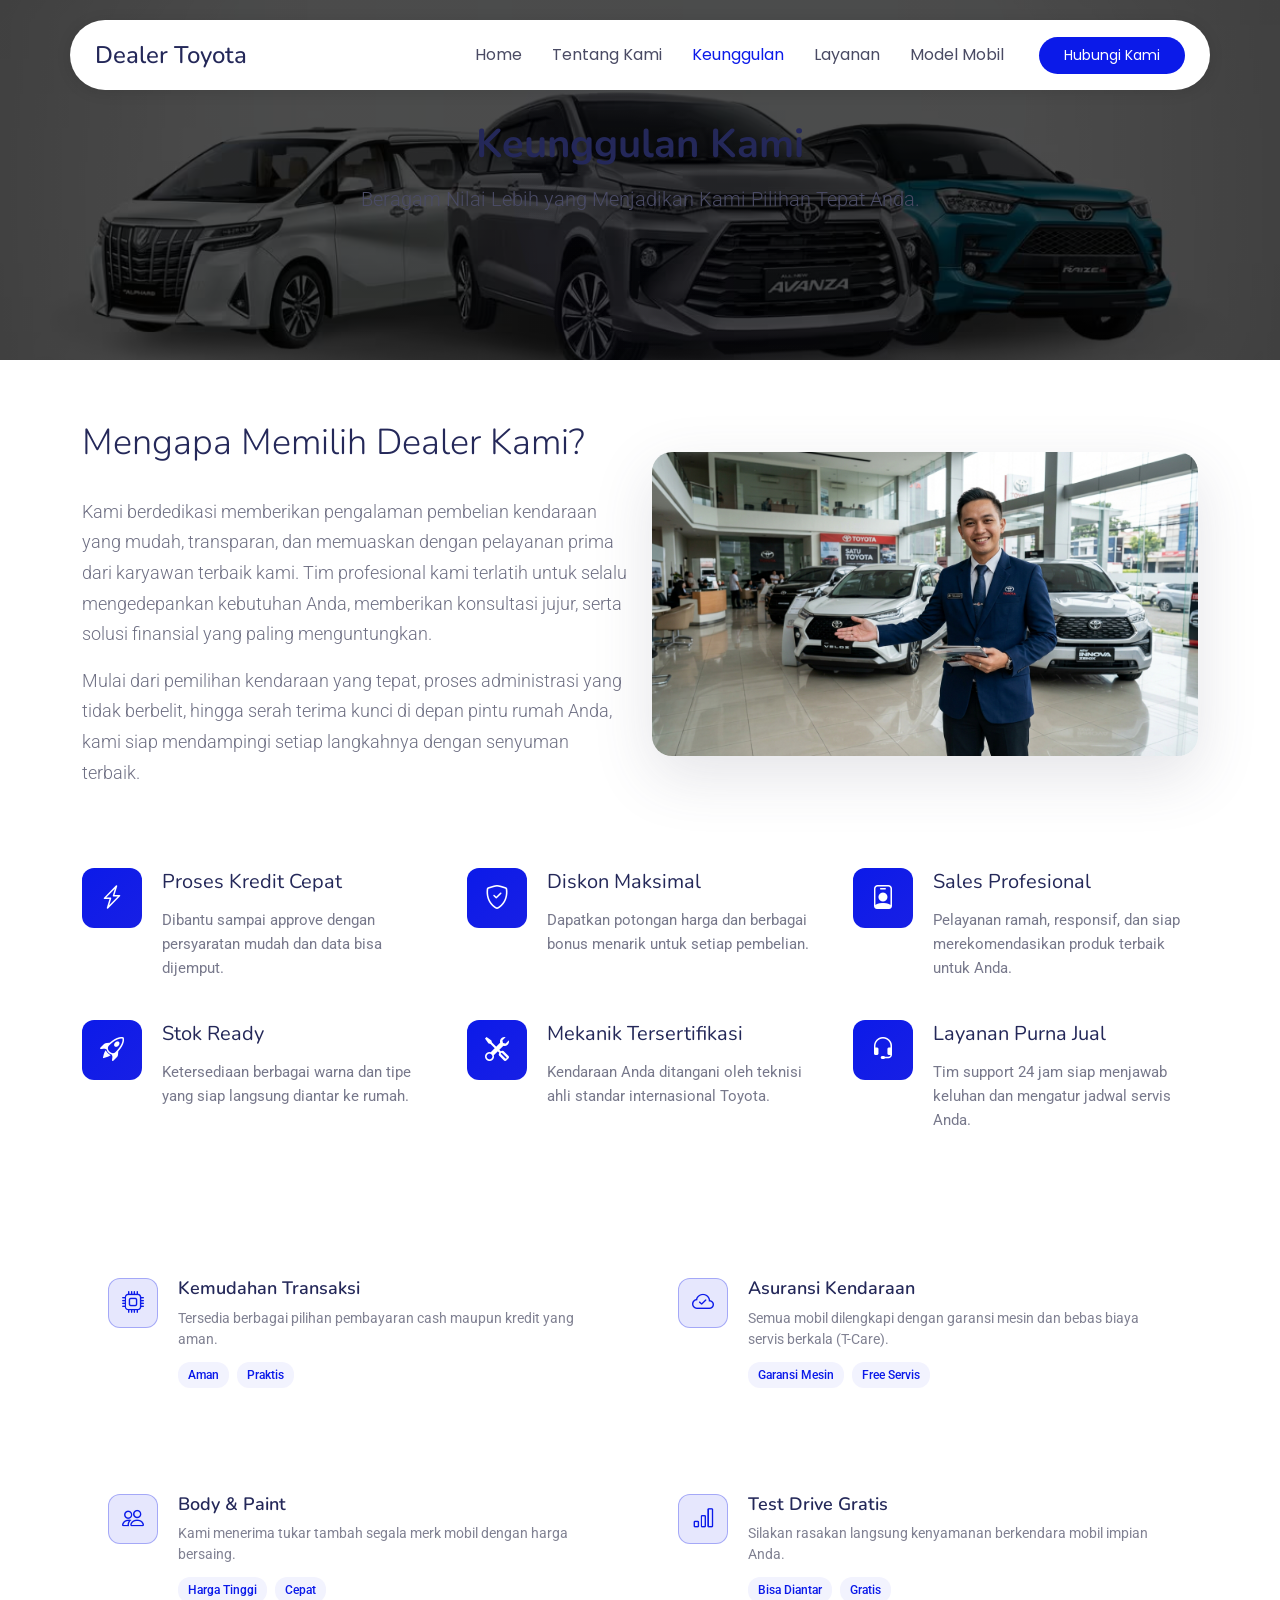
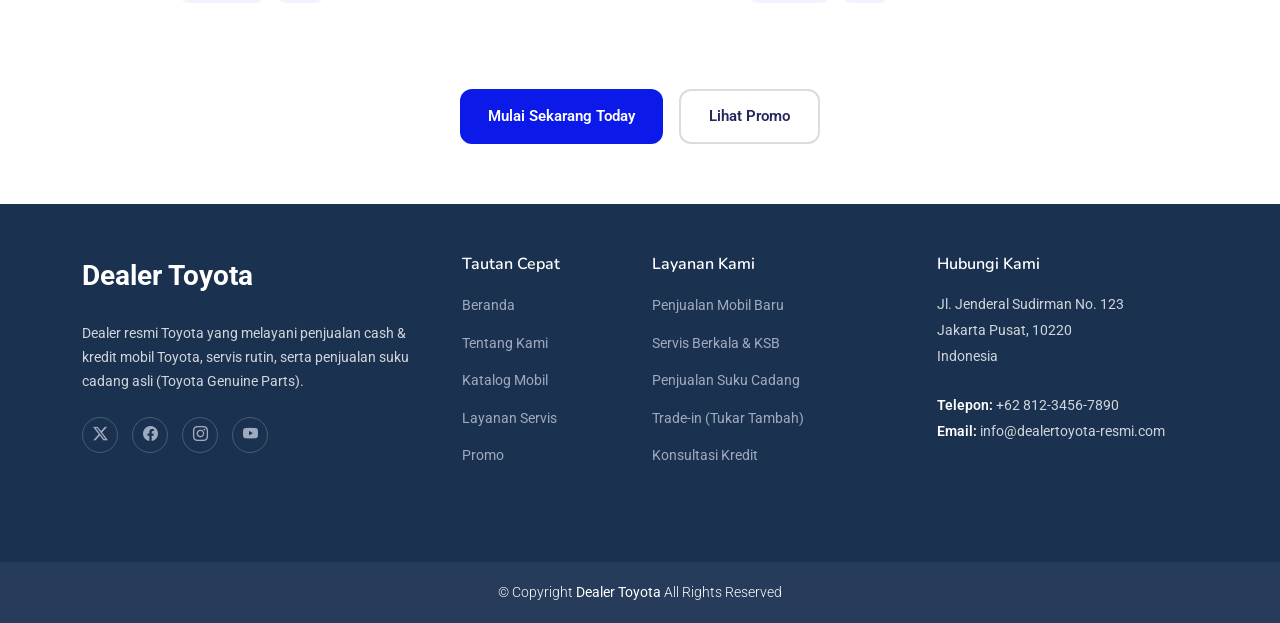
<file: keunggulan.html>
<!DOCTYPE html>
<html lang="en">
<head>
    <meta charset="utf-8">
    <meta content="width=device-width, initial-scale=1.0" name="viewport">
    <title>Keunggulan - Dealer Toyota</title>
    <meta name="description" content="Keunggulan Dealer Resmi Mobil Toyota">
    <link href="assets/img/favicon.png" rel="icon">
    <link href="assets/img/apple-touch-icon.png" rel="apple-touch-icon">
    <link href="https://fonts.googleapis.com" rel="preconnect">
    <link href="https://fonts.gstatic.com" rel="preconnect" crossorigin>
    <link href="https://fonts.googleapis.com/css2?family=Roboto:ital,wght@0,100;0,300;0,400;0,500;0,700;0,900;1,100;1,300;1,400;1,500;1,700;1,900&family=Poppins:ital,wght@0,100;0,200;0,300;0,400;0,500;0,600;0,700;0,800;0,900;1,100;1,200;1,300;1,400;1,500;1,600;1,700;1,800;1,900&family=Nunito:ital,wght@0,200;0,300;0,400;0,500;0,600;0,700;0,800;0,900;1,200;1,300;1,400;1,500;1,600;1,700;1,800;1,900&display=swap" rel="stylesheet">
    <link href="assets/vendor/bootstrap/css/bootstrap.min.css" rel="stylesheet">
    <link href="assets/vendor/bootstrap-icons/bootstrap-icons.css" rel="stylesheet">
    <link href="assets/vendor/aos/aos.css" rel="stylesheet">
    <link href="assets/vendor/swiper/swiper-bundle.min.css" rel="stylesheet">
    <link href="assets/css/main.css" rel="stylesheet">
</head>
<body class="about-page">
    <header id="header" class="header d-flex align-items-center fixed-top">
        <div
            class="header-container container-fluid container-xl position-relative d-flex align-items-center justify-content-between">

            <a href="index.html" class="logo d-flex align-items-center">
                <!-- Uncomment the line below if you also wish to use an image logo -->
                <!-- <img src="assets/img/logo.webp" alt=""> -->
                <h1 class="sitename">Dealer Toyota</h1>
            </a>

            <nav id="navmenu" class="navmenu ms-auto">
                <ul>
                    <li><a href="index.html">Home</a></li>
                    <li><a href="about.html">Tentang Kami</a></li>
                    <li><a href="keunggulan.html" class="active">Keunggulan</a></li>
                    <li><a href="layanan.html">Layanan</a></li>
                    <li><a href="model-mobil.html">Model Mobil</a>
                    </li>
                    <li><a class="btn-getstarted" href="https://wa.me/?text=halo%20admin%20dealer%20toyota">Hubungi Kami</a></li>
                </ul>
                <i class="mobile-nav-toggle d-xl-none bi bi-list"></i>
            </nav>

        </div>
    </header>
    <main class="main">
        
        <!-- Hero Section -->
        <section id="hero" class="hero section align-items-center justify-content-center" style="padding-top: 120px; padding-bottom: 60px; min-height: 40vh;">
            <div class="container text-center" data-aos="fade-up" data-aos-delay="100">
                <h1 class="hero-title fw-bold">Keunggulan Kami</h1>
                <p class="hero-description lead mt-3">Beragam Nilai Lebih yang Menjadikan Kami Pilihan Tepat Anda.</p>
            </div>
        </section>
        <!-- /Hero Section -->

        <section id="features" class="features section">

            <div class="container" data-aos="fade-up" data-aos-delay="100">

                <div class="row align-items-center">

                    <div class="col-lg-6 mb-5 mb-lg-0" data-aos="fade-right" data-aos-delay="200">
                        <div class="features-content">
                            <h2>Mengapa Memilih Dealer Kami?</h2>
                            
                            <!-- Mobile Image Display -->
                            <div class="features-image d-block d-lg-none my-4" data-aos="fade-up" data-aos-delay="250">
                                <img src="assets/img/person/toyota-employee.jpg" alt="Layanan Karyawan Toyota" class="img-fluid" style="border-radius: 20px;">
                            </div>

                            <p class="lead">Kami berdedikasi memberikan pengalaman pembelian kendaraan yang mudah, transparan, dan memuaskan dengan pelayanan prima dari karyawan terbaik kami. Tim profesional kami terlatih untuk selalu mengedepankan kebutuhan Anda, memberikan konsultasi jujur, serta solusi finansial yang paling menguntungkan.</p>
                            <p class="lead mt-3">Mulai dari pemilihan kendaraan yang tepat, proses administrasi yang tidak berbelit, hingga serah terima kunci di depan pintu rumah Anda, kami siap mendampingi setiap langkahnya dengan senyuman terbaik.</p>
                        </div>
                    </div>

                    <div class="col-lg-6 d-none d-lg-block" data-aos="fade-left" data-aos-delay="300">
                        <div class="features-image text-center">
                            <img src="assets/img/person/toyota-employee.jpg" alt="Layanan Karyawan Toyota" class="img-fluid" style="border-radius: 20px; max-height: 450px; object-fit: cover;">
                        </div>
                    </div>

                </div>

                <div class="features-grid" data-aos="fade-up" data-aos-delay="400">

                    <div class="feature-item" data-aos="zoom-in" data-aos-delay="100">
                        <div class="feature-icon">
                            <i class="bi bi-lightning-charge"></i>
                        </div>
                        <div class="feature-content">
                            <h4>Proses Kredit Cepat</h4>
                            <p>Dibantu sampai approve dengan persyaratan mudah dan data bisa dijemput.</p>
                        </div>
                    </div><!-- End Feature Item -->

                    <div class="feature-item" data-aos="zoom-in" data-aos-delay="200">
                        <div class="feature-icon">
                            <i class="bi bi-shield-check"></i>
                        </div>
                        <div class="feature-content">
                            <h4>Diskon Maksimal</h4>
                            <p>Dapatkan potongan harga dan berbagai bonus menarik untuk setiap pembelian.</p>
                        </div>
                    </div><!-- End Feature Item -->

                    <div class="feature-item" data-aos="zoom-in" data-aos-delay="300">
                        <div class="feature-icon">
                            <i class="bi bi-person-badge"></i>
                        </div>
                        <div class="feature-content">
                            <h4>Sales Profesional</h4>
                            <p>Pelayanan ramah, responsif, dan siap merekomendasikan produk terbaik untuk Anda.</p>
                        </div>
                    </div><!-- End Feature Item -->

                    <div class="feature-item" data-aos="zoom-in" data-aos-delay="400">
                        <div class="feature-icon">
                            <i class="bi bi-rocket-takeoff"></i>
                        </div>
                        <div class="feature-content">
                            <h4>Stok Ready</h4>
                            <p>Ketersediaan berbagai warna dan tipe yang siap langsung diantar ke rumah.</p>
                        </div>
                    </div><!-- End Feature Item -->
                    
                    <div class="feature-item" data-aos="zoom-in" data-aos-delay="500">
                        <div class="feature-icon">
                            <i class="bi bi-tools"></i>
                        </div>
                        <div class="feature-content">
                            <h4>Mekanik Tersertifikasi</h4>
                            <p>Kendaraan Anda ditangani oleh teknisi ahli standar internasional Toyota.</p>
                        </div>
                    </div><!-- End Feature Item -->
                    
                    <div class="feature-item" data-aos="zoom-in" data-aos-delay="600">
                        <div class="feature-icon">
                            <i class="bi bi-headset"></i>
                        </div>
                        <div class="feature-content">
                            <h4>Layanan Purna Jual</h4>
                            <p>Tim support 24 jam siap menjawab keluhan dan mengatur jadwal servis Anda.</p>
                        </div>
                    </div><!-- End Feature Item -->

                </div>

            </div>

        </section>
        <section id="features-2" class="features-2 section">

            <div class="container" data-aos="fade-up" data-aos-delay="100">

                <div class="features-list row gy-4">
                    <div class="col-md-6">
                        <div class="feature-item" data-aos="fade-up" data-aos-delay="100">
                            <div class="feature-icon">
                                <i class="bi bi-cpu"></i>
                            </div>
                            <div class="feature-content">
                                <h4>Kemudahan Transaksi</h4>
                                <p>Tersedia berbagai pilihan pembayaran cash maupun kredit yang aman.</p>
                                <div class="feature-tags">
                                    <span>Aman</span>
                                    <span>Praktis</span>
                                </div>
                            </div>
                        </div>
                    </div>

                    <div class="col-md-6">
                        <div class="feature-item" data-aos="fade-up" data-aos-delay="200">
                            <div class="feature-icon">
                                <i class="bi bi-cloud-check"></i>
                            </div>
                            <div class="feature-content">
                                <h4>Asuransi Kendaraan</h4>
                                <p>Semua mobil dilengkapi dengan garansi mesin dan bebas biaya servis berkala (T-Care).
                                </p>
                                <div class="feature-tags">
                                    <span>Garansi Mesin</span>
                                    <span>Free Servis</span>
                                </div>
                            </div>
                        </div>
                    </div>

                    <div class="col-md-6">
                        <div class="feature-item" data-aos="fade-up" data-aos-delay="300">
                            <div class="feature-icon">
                                <i class="bi bi-people"></i>
                            </div>
                            <div class="feature-content">
                                <h4>Body & Paint</h4>
                                <p>Kami menerima tukar tambah segala merk mobil dengan harga bersaing.</p>
                                <div class="feature-tags">
                                    <span>Harga Tinggi</span>
                                    <span>Cepat</span>
                                </div>
                            </div>
                        </div>
                    </div>

                    <div class="col-md-6">
                        <div class="feature-item" data-aos="fade-up" data-aos-delay="400">
                            <div class="feature-icon">
                                <i class="bi bi-bar-chart"></i>
                            </div>
                            <div class="feature-content">
                                <h4>Test Drive Gratis</h4>
                                <p>Silakan rasakan langsung kenyamanan berkendara mobil impian Anda.</p>
                                <div class="feature-tags">
                                    <span>Bisa Diantar</span>
                                    <span>Gratis</span>
                                </div>
                            </div>
                        </div>
                    </div>
                </div>

                <div class="cta-section" data-aos="fade-up" data-aos-delay="500">
                    <a href="https://wa.me/6281234567890?text=Halo%20admin%20dealer%20toyota" target="_blank" class="btn-primary">Mulai Sekarang Today</a>
                    <a href="promo.html" class="btn-secondary">Lihat Promo</a>
                </div>
            </div>

        </section>
    </main>
    <footer id="footer" class="footer custom-footer">
        <div class="container">
            <div class="footer-main" data-aos="fade-up" data-aos-delay="100">
                <div class="row gy-4">

                    <div class="col-lg-4 col-md-6 footer-about">
                        <a href="index.html" class="logo d-flex align-items-center mb-4">
                            <span class="sitename text-white">Dealer Toyota</span>
                        </a>
                        <p class="brand-description">Dealer resmi Toyota yang melayani penjualan cash & kredit mobil Toyota, servis rutin, serta penjualan suku cadang asli (Toyota Genuine Parts).</p>
                        <div class="social-links mt-4">
                            <a href="https://twitter.com" target="_blank" class="social-icon"><i class="bi bi-twitter-x"></i></a>
                            <a href="https://facebook.com" target="_blank" class="social-icon"><i class="bi bi-facebook"></i></a>
                            <a href="https://instagram.com" target="_blank" class="social-icon"><i class="bi bi-instagram"></i></a>
                            <a href="https://youtube.com" target="_blank" class="social-icon"><i class="bi bi-youtube"></i></a>
                        </div>
                    </div>

                    <div class="col-lg-2 col-md-6 footer-links">
                        <h4>Tautan Cepat</h4>
                        <ul>
                            <li><a href="index.html">Beranda</a></li>
                            <li><a href="about.html">Tentang Kami</a></li>
                            <li><a href="index.html#services">Katalog Mobil</a></li>
                            <li><a href="index.html#services">Layanan Servis</a></li>
                            <li><a href="index.html#services">Promo</a></li>
                        </ul>
                    </div>

                    <div class="col-lg-3 col-md-6 footer-links">
                        <h4>Layanan Kami</h4>
                        <ul>
                            <li><a href="index.html#services">Penjualan Mobil Baru</a></li>
                            <li><a href="index.html#services">Servis Berkala & KSB</a></li>
                            <li><a href="index.html#services">Penjualan Suku Cadang</a></li>
                            <li><a href="index.html#services">Trade-in (Tukar Tambah)</a></li>
                            <li><a href="index.html#services">Konsultasi Kredit</a></li>
                        </ul>
                    </div>

                    <div class="col-lg-3 col-md-6 footer-contact">
                        <h4>Hubungi Kami</h4>
                        <p>Jl. Jenderal Sudirman No. 123</p>
                        <p>Jakarta Pusat, 10220</p>
                        <p>Indonesia</p>
                        <br>
                        <p><strong>Telepon:</strong> +62 812-3456-7890</p>
                        <p><strong>Email:</strong> info@dealertoyota-resmi.com</p>
                    </div>

                </div>
            </div>
        </div>

        <div class="footer-bottom">
            <div class="container">
                <div class="row align-items-center text-center">
                    <div class="col-12">
                        <div class="copyright">
                            <p>&copy; Copyright <strong>Dealer Toyota</strong> All Rights Reserved</p>
                        </div>
                    </div>
                </div>
            </div>
        </div></footer>
    <!-- Scroll Top -->
    <a href="https://wa.me/6281234567890" target="_blank"
        class="wa-floating d-flex align-items-center justify-content-center"><i class="bi bi-whatsapp"></i></a>
    <a href="#" id="scroll-top" class="scroll-top d-flex align-items-center justify-content-center"><i
            class="bi bi-arrow-up-short"></i></a>
    <!-- Vendor JS Files -->
    <script src="assets/vendor/bootstrap/js/bootstrap.bundle.min.js"></script>
    <script src="assets/vendor/aos/aos.js"></script>
    <script src="assets/vendor/swiper/swiper-bundle.min.js"></script>
    <script src="assets/js/main.js"></script>
</body>
</html>
</file>
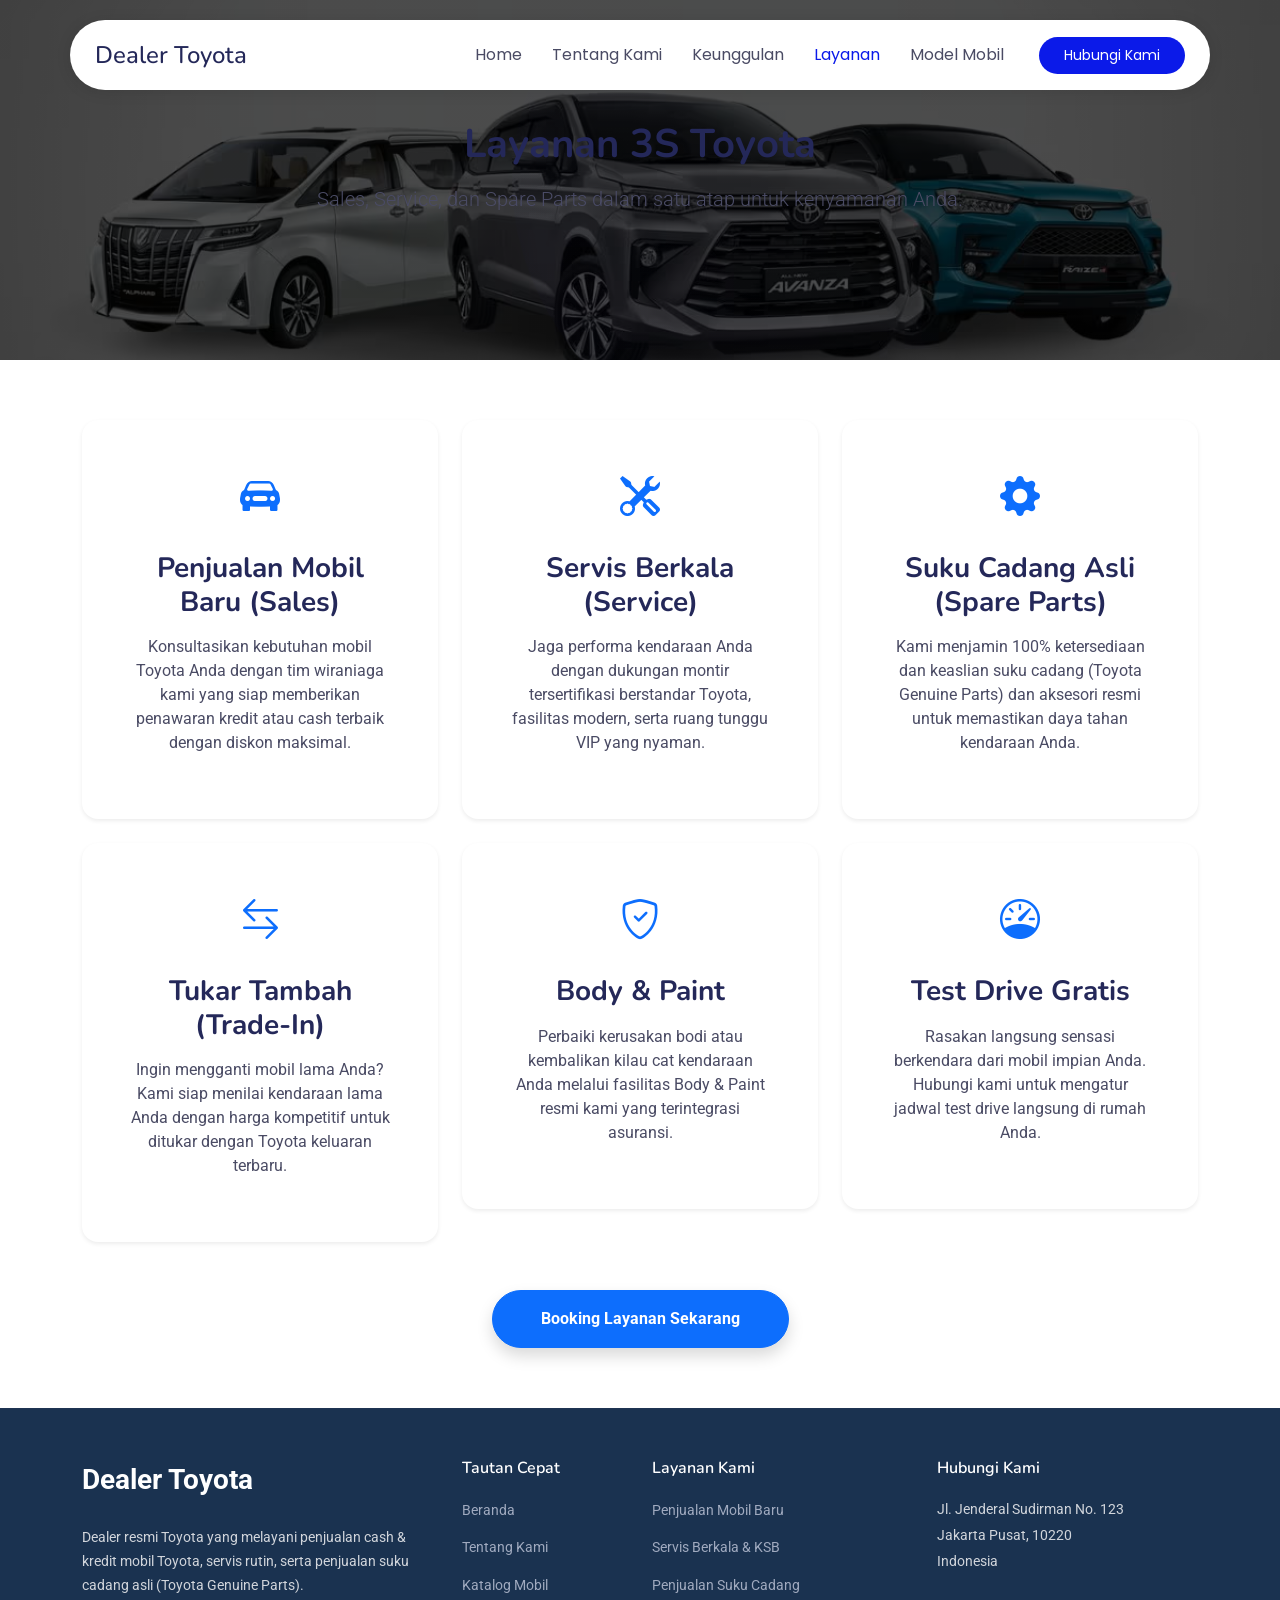
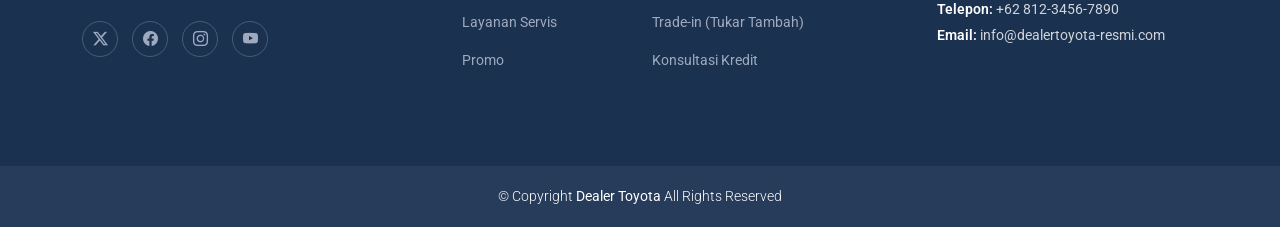
<file: layanan.html>
<!DOCTYPE html>
<html lang="en">
<head>
    <meta charset="utf-8">
    <meta content="width=device-width, initial-scale=1.0" name="viewport">
    <title>Keunggulan - Dealer Toyota</title>
    <meta name="description" content="Keunggulan Dealer Resmi Mobil Toyota">
    <link href="assets/img/favicon.png" rel="icon">
    <link href="assets/img/apple-touch-icon.png" rel="apple-touch-icon">
    <link href="https://fonts.googleapis.com" rel="preconnect">
    <link href="https://fonts.gstatic.com" rel="preconnect" crossorigin>
    <link href="https://fonts.googleapis.com/css2?family=Roboto:ital,wght@0,100;0,300;0,400;0,500;0,700;0,900;1,100;1,300;1,400;1,500;1,700;1,900&family=Poppins:ital,wght@0,100;0,200;0,300;0,400;0,500;0,600;0,700;0,800;0,900;1,100;1,200;1,300;1,400;1,500;1,600;1,700;1,800;1,900&family=Nunito:ital,wght@0,200;0,300;0,400;0,500;0,600;0,700;0,800;0,900;1,200;1,300;1,400;1,500;1,600;1,700;1,800;1,900&display=swap" rel="stylesheet">
    <link href="assets/vendor/bootstrap/css/bootstrap.min.css" rel="stylesheet">
    <link href="assets/vendor/bootstrap-icons/bootstrap-icons.css" rel="stylesheet">
    <link href="assets/vendor/aos/aos.css" rel="stylesheet">
    <link href="assets/vendor/swiper/swiper-bundle.min.css" rel="stylesheet">
    <link href="assets/css/main.css" rel="stylesheet">
</head>
<body class="about-page">
    <header id="header" class="header d-flex align-items-center fixed-top">
        <div
            class="header-container container-fluid container-xl position-relative d-flex align-items-center justify-content-between">

            <a href="index.html" class="logo d-flex align-items-center">
                <!-- Uncomment the line below if you also wish to use an image logo -->
                <!-- <img src="assets/img/logo.webp" alt=""> -->
                <h1 class="sitename">Dealer Toyota</h1>
            </a>

            <nav id="navmenu" class="navmenu ms-auto">
                <ul>
                    <li><a href="index.html">Home</a></li>
                    <li><a href="about.html">Tentang Kami</a></li>
                    <li><a href="keunggulan.html">Keunggulan</a></li>
                    <li><a href="layanan.html" class="active">Layanan</a></li>
                    <li><a href="model-mobil.html">Model Mobil</a>
                    </li>
                    <li><a class="btn-getstarted" href="https://wa.me/?text=halo%20admin%20dealer%20toyota">Hubungi Kami</a></li>
                </ul>
                <i class="mobile-nav-toggle d-xl-none bi bi-list"></i>
            </nav>

        </div>
    </header>
    <main class="main">
        
        <!-- Hero Section -->
        <section id="hero" class="hero section align-items-center justify-content-center" style="padding-top: 120px; padding-bottom: 60px; min-height: 40vh;">
            <div class="container text-center" data-aos="fade-up" data-aos-delay="100">
                <h1 class="hero-title fw-bold">Layanan 3S Toyota</h1>
                <p class="hero-description lead mt-3">Sales, Service, dan Spare Parts dalam satu atap untuk kenyamanan Anda.</p>
            </div>
        </section>
        <!-- /Hero Section -->

        <!-- Services Section -->
        <section id="services-page" class="services section">
            <div class="container" data-aos="fade-up" data-aos-delay="100">
                <div class="row gy-4">

                    <div class="col-lg-4 col-md-6" data-aos="fade-up" data-aos-delay="100">
                        <div class="service-item item-cyan position-relative text-center p-5 rounded-4 shadow-sm" style="background-color: var(--surface-color);">
                            <i class="bi bi-car-front-fill fs-1 text-primary mb-4 d-block"></i>
                            <h3 class="fw-bold mb-3">Penjualan Mobil Baru (Sales)</h3>
                            <p>Konsultasikan kebutuhan mobil Toyota Anda dengan tim wiraniaga kami yang siap memberikan penawaran kredit atau cash terbaik dengan diskon maksimal.</p>
                        </div>
                    </div>

                    <div class="col-lg-4 col-md-6" data-aos="fade-up" data-aos-delay="200">
                        <div class="service-item item-orange position-relative text-center p-5 rounded-4 shadow-sm" style="background-color: var(--surface-color);">
                            <i class="bi bi-tools fs-1 text-primary mb-4 d-block"></i>
                            <h3 class="fw-bold mb-3">Servis Berkala (Service)</h3>
                            <p>Jaga performa kendaraan Anda dengan dukungan montir tersertifikasi berstandar Toyota, fasilitas modern, serta ruang tunggu VIP yang nyaman.</p>
                        </div>
                    </div>

                    <div class="col-lg-4 col-md-6" data-aos="fade-up" data-aos-delay="300">
                        <div class="service-item item-teal position-relative text-center p-5 rounded-4 shadow-sm" style="background-color: var(--surface-color);">
                            <i class="bi bi-gear-fill fs-1 text-primary mb-4 d-block"></i>
                            <h3 class="fw-bold mb-3">Suku Cadang Asli (Spare Parts)</h3>
                            <p>Kami menjamin 100% ketersediaan dan keaslian suku cadang (Toyota Genuine Parts) dan aksesori resmi untuk memastikan daya tahan kendaraan Anda.</p>
                        </div>
                    </div>

                    <div class="col-lg-4 col-md-6" data-aos="fade-up" data-aos-delay="400">
                        <div class="service-item item-red position-relative text-center p-5 rounded-4 shadow-sm" style="background-color: var(--surface-color);">
                            <i class="bi bi-arrow-left-right fs-1 text-primary mb-4 d-block"></i>
                            <h3 class="fw-bold mb-3">Tukar Tambah (Trade-In)</h3>
                            <p>Ingin mengganti mobil lama Anda? Kami siap menilai kendaraan lama Anda dengan harga kompetitif untuk ditukar dengan Toyota keluaran terbaru.</p>
                        </div>
                    </div>

                    <div class="col-lg-4 col-md-6" data-aos="fade-up" data-aos-delay="500">
                        <div class="service-item item-indigo position-relative text-center p-5 rounded-4 shadow-sm" style="background-color: var(--surface-color);">
                            <i class="bi bi-shield-check fs-1 text-primary mb-4 d-block"></i>
                            <h3 class="fw-bold mb-3">Body & Paint</h3>
                            <p>Perbaiki kerusakan bodi atau kembalikan kilau cat kendaraan Anda melalui fasilitas Body & Paint resmi kami yang terintegrasi asuransi.</p>
                        </div>
                    </div>

                    <div class="col-lg-4 col-md-6" data-aos="fade-up" data-aos-delay="600">
                        <div class="service-item item-pink position-relative text-center p-5 rounded-4 shadow-sm" style="background-color: var(--surface-color);">
                            <i class="bi bi-speedometer fs-1 text-primary mb-4 d-block"></i>
                            <h3 class="fw-bold mb-3">Test Drive Gratis</h3>
                            <p>Rasakan langsung sensasi berkendara dari mobil impian Anda. Hubungi kami untuk mengatur jadwal test drive langsung di rumah Anda.</p>
                        </div>
                    </div>

                </div>

                <div class="cta-section text-center mt-5" data-aos="fade-up" data-aos-delay="700">
                    <a href="https://wa.me/6281234567890?text=Halo%20admin%20saya%20butuh%20info%20layanan" target="_blank" class="btn btn-primary px-5 py-3 rounded-pill fw-bold shadow">Booking Layanan Sekarang</a>
                </div>

            </div>
        </section>
    </main>
    <footer id="footer" class="footer custom-footer">
        <div class="container">
            <div class="footer-main" data-aos="fade-up" data-aos-delay="100">
                <div class="row gy-4">

                    <div class="col-lg-4 col-md-6 footer-about">
                        <a href="index.html" class="logo d-flex align-items-center mb-4">
                            <span class="sitename text-white">Dealer Toyota</span>
                        </a>
                        <p class="brand-description">Dealer resmi Toyota yang melayani penjualan cash & kredit mobil Toyota, servis rutin, serta penjualan suku cadang asli (Toyota Genuine Parts).</p>
                        <div class="social-links mt-4">
                            <a href="https://twitter.com" target="_blank" class="social-icon"><i class="bi bi-twitter-x"></i></a>
                            <a href="https://facebook.com" target="_blank" class="social-icon"><i class="bi bi-facebook"></i></a>
                            <a href="https://instagram.com" target="_blank" class="social-icon"><i class="bi bi-instagram"></i></a>
                            <a href="https://youtube.com" target="_blank" class="social-icon"><i class="bi bi-youtube"></i></a>
                        </div>
                    </div>

                    <div class="col-lg-2 col-md-6 footer-links">
                        <h4>Tautan Cepat</h4>
                        <ul>
                            <li><a href="index.html">Beranda</a></li>
                            <li><a href="about.html">Tentang Kami</a></li>
                            <li><a href="index.html#services">Katalog Mobil</a></li>
                            <li><a href="index.html#services">Layanan Servis</a></li>
                            <li><a href="index.html#services">Promo</a></li>
                        </ul>
                    </div>

                    <div class="col-lg-3 col-md-6 footer-links">
                        <h4>Layanan Kami</h4>
                        <ul>
                            <li><a href="index.html#services">Penjualan Mobil Baru</a></li>
                            <li><a href="index.html#services">Servis Berkala & KSB</a></li>
                            <li><a href="index.html#services">Penjualan Suku Cadang</a></li>
                            <li><a href="index.html#services">Trade-in (Tukar Tambah)</a></li>
                            <li><a href="index.html#services">Konsultasi Kredit</a></li>
                        </ul>
                    </div>

                    <div class="col-lg-3 col-md-6 footer-contact">
                        <h4>Hubungi Kami</h4>
                        <p>Jl. Jenderal Sudirman No. 123</p>
                        <p>Jakarta Pusat, 10220</p>
                        <p>Indonesia</p>
                        <br>
                        <p><strong>Telepon:</strong> +62 812-3456-7890</p>
                        <p><strong>Email:</strong> info@dealertoyota-resmi.com</p>
                    </div>

                </div>
            </div>
        </div>

        <div class="footer-bottom">
            <div class="container">
                <div class="row align-items-center text-center">
                    <div class="col-12">
                        <div class="copyright">
                            <p>&copy; Copyright <strong>Dealer Toyota</strong> All Rights Reserved</p>
                        </div>
                    </div>
                </div>
            </div>
        </div></footer>
    <!-- Scroll Top -->
    <a href="https://wa.me/6281234567890" target="_blank"
        class="wa-floating d-flex align-items-center justify-content-center"><i class="bi bi-whatsapp"></i></a>
    <a href="#" id="scroll-top" class="scroll-top d-flex align-items-center justify-content-center"><i
            class="bi bi-arrow-up-short"></i></a>
    <!-- Vendor JS Files -->
    <script src="assets/vendor/bootstrap/js/bootstrap.bundle.min.js"></script>
    <script src="assets/vendor/aos/aos.js"></script>
    <script src="assets/vendor/swiper/swiper-bundle.min.js"></script>
    <script src="assets/js/main.js"></script>
</body>
</html>
</file>
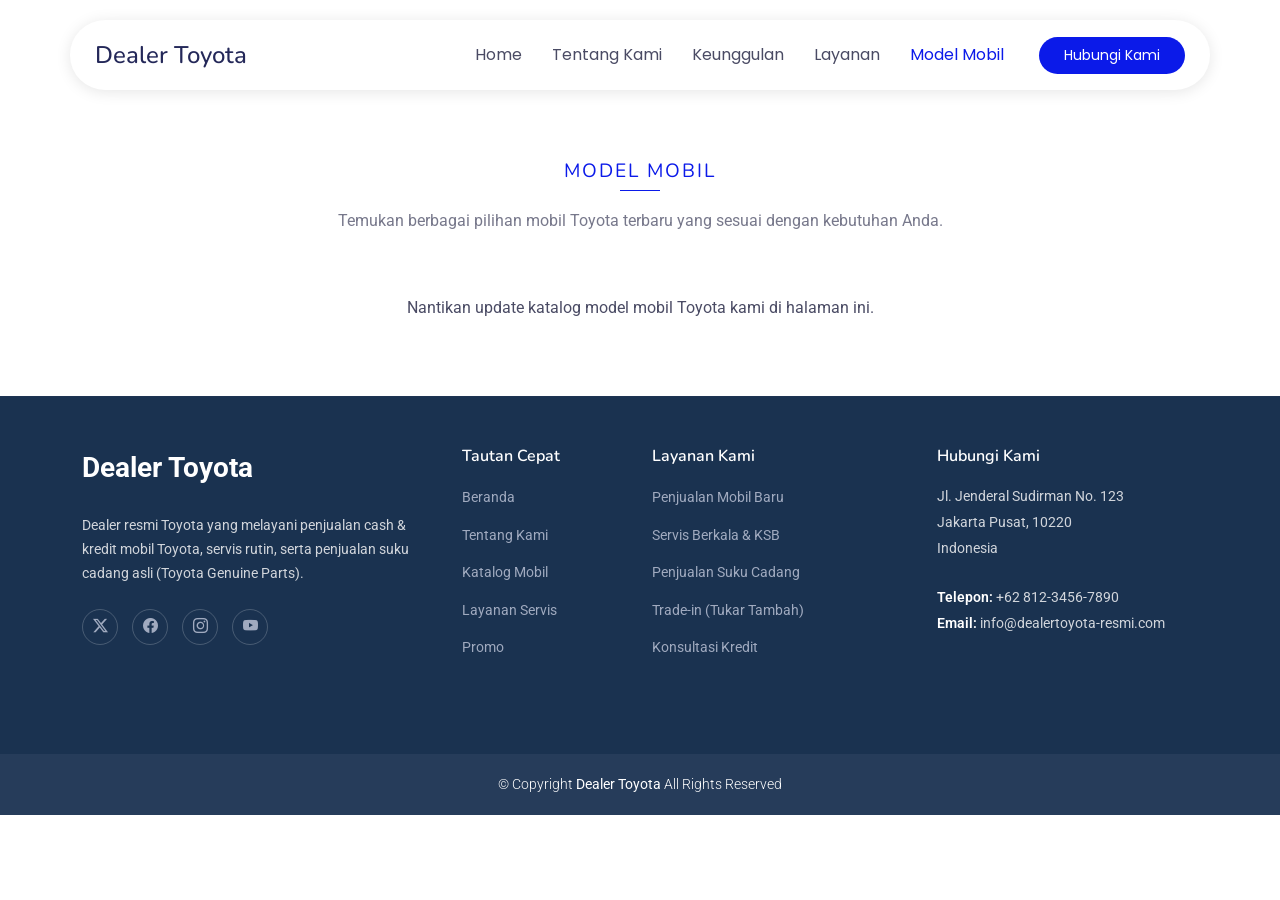
<file: model-mobil.html>
<!DOCTYPE html>
<html lang="en">
<head>
    <meta charset="utf-8">
    <meta content="width=device-width, initial-scale=1.0" name="viewport">
    <title>Model Mobil - Dealer Toyota</title>
    <meta name="description" content="Model Mobil Toyota">
    <link href="assets/img/favicon.png" rel="icon">
    <link href="assets/img/apple-touch-icon.png" rel="apple-touch-icon">
    <link href="https://fonts.googleapis.com" rel="preconnect">
    <link href="https://fonts.gstatic.com" rel="preconnect" crossorigin>
    <link href="https://fonts.googleapis.com/css2?family=Roboto:ital,wght@0,100;0,300;0,400;0,500;0,700;0,900;1,100;1,300;1,400;1,500;1,700;1,900&family=Poppins:ital,wght@0,100;0,200;0,300;0,400;0,500;0,600;0,700;0,800;0,900;1,100;1,200;1,300;1,400;1,500;1,600;1,700;1,800;1,900&family=Nunito:ital,wght@0,200;0,300;0,400;0,500;0,600;0,700;0,800;0,900;1,200;1,300;1,400;1,500;1,600;1,700;1,800;1,900&display=swap" rel="stylesheet">
    <link href="assets/vendor/bootstrap/css/bootstrap.min.css" rel="stylesheet">
    <link href="assets/vendor/bootstrap-icons/bootstrap-icons.css" rel="stylesheet">
    <link href="assets/vendor/aos/aos.css" rel="stylesheet">
    <link href="assets/vendor/swiper/swiper-bundle.min.css" rel="stylesheet">
    <link href="assets/css/main.css" rel="stylesheet">
</head>
<body class="about-page">
    <header id="header" class="header d-flex align-items-center fixed-top">
        <div
            class="header-container container-fluid container-xl position-relative d-flex align-items-center justify-content-between">

            <a href="index.html" class="logo d-flex align-items-center">
                <!-- Uncomment the line below if you also wish to use an image logo -->
                <!-- <img src="assets/img/logo.webp" alt=""> -->
                <h1 class="sitename">Dealer Toyota</h1>
            </a>

            <nav id="navmenu" class="navmenu ms-auto">
                <ul>
                    <li><a href="index.html">Home</a></li>
                    <li><a href="about.html">Tentang Kami</a></li>
                    <li><a href="keunggulan.html">Keunggulan</a></li>
                    <li><a href="layanan.html">Layanan</a></li>
                    <li><a href="model-mobil.html" class="active">Model Mobil</a>
                    </li>
                    <li><a class="btn-getstarted" href="https://wa.me/?text=halo%20admin%20dealer%20toyota">Hubungi Kami</a></li>
                </ul>
                <i class="mobile-nav-toggle d-xl-none bi bi-list"></i>
            </nav>

        </div>
    </header>
    <main class="main" style="padding-top: 100px;">
        <section class="section">
            <div class="container section-title" data-aos="fade-up">
                <h2>Model Mobil</h2>
                <p>Temukan berbagai pilihan mobil Toyota terbaru yang sesuai dengan kebutuhan Anda.</p>
            </div>
            <div class="container text-center">
                <p>Nantikan update katalog model mobil Toyota kami di halaman ini.</p>
            </div>
        </section>
    </main>
    <footer id="footer" class="footer custom-footer">
        <div class="container">
            <div class="footer-main" data-aos="fade-up" data-aos-delay="100">
                <div class="row gy-4">

                    <div class="col-lg-4 col-md-6 footer-about">
                        <a href="index.html" class="logo d-flex align-items-center mb-4">
                            <span class="sitename text-white">Dealer Toyota</span>
                        </a>
                        <p class="brand-description">Dealer resmi Toyota yang melayani penjualan cash & kredit mobil Toyota, servis rutin, serta penjualan suku cadang asli (Toyota Genuine Parts).</p>
                        <div class="social-links mt-4">
                            <a href="https://twitter.com" target="_blank" class="social-icon"><i class="bi bi-twitter-x"></i></a>
                            <a href="https://facebook.com" target="_blank" class="social-icon"><i class="bi bi-facebook"></i></a>
                            <a href="https://instagram.com" target="_blank" class="social-icon"><i class="bi bi-instagram"></i></a>
                            <a href="https://youtube.com" target="_blank" class="social-icon"><i class="bi bi-youtube"></i></a>
                        </div>
                    </div>

                    <div class="col-lg-2 col-md-6 footer-links">
                        <h4>Tautan Cepat</h4>
                        <ul>
                            <li><a href="index.html">Beranda</a></li>
                            <li><a href="about.html">Tentang Kami</a></li>
                            <li><a href="index.html#services">Katalog Mobil</a></li>
                            <li><a href="index.html#services">Layanan Servis</a></li>
                            <li><a href="index.html#services">Promo</a></li>
                        </ul>
                    </div>

                    <div class="col-lg-3 col-md-6 footer-links">
                        <h4>Layanan Kami</h4>
                        <ul>
                            <li><a href="index.html#services">Penjualan Mobil Baru</a></li>
                            <li><a href="index.html#services">Servis Berkala & KSB</a></li>
                            <li><a href="index.html#services">Penjualan Suku Cadang</a></li>
                            <li><a href="index.html#services">Trade-in (Tukar Tambah)</a></li>
                            <li><a href="index.html#services">Konsultasi Kredit</a></li>
                        </ul>
                    </div>

                    <div class="col-lg-3 col-md-6 footer-contact">
                        <h4>Hubungi Kami</h4>
                        <p>Jl. Jenderal Sudirman No. 123</p>
                        <p>Jakarta Pusat, 10220</p>
                        <p>Indonesia</p>
                        <br>
                        <p><strong>Telepon:</strong> +62 812-3456-7890</p>
                        <p><strong>Email:</strong> info@dealertoyota-resmi.com</p>
                    </div>

                </div>
            </div>
        </div>

        <div class="footer-bottom">
            <div class="container">
                <div class="row align-items-center text-center">
                    <div class="col-12">
                        <div class="copyright">
                            <p>&copy; Copyright <strong>Dealer Toyota</strong> All Rights Reserved</p>
                        </div>
                    </div>
                </div>
            </div>
        </div></footer>
    <!-- Scroll Top -->
    <a href="https://wa.me/6281234567890" target="_blank"
        class="wa-floating d-flex align-items-center justify-content-center"><i class="bi bi-whatsapp"></i></a>
    <a href="#" id="scroll-top" class="scroll-top d-flex align-items-center justify-content-center"><i
            class="bi bi-arrow-up-short"></i></a>
    <!-- Vendor JS Files -->
    <script src="assets/vendor/bootstrap/js/bootstrap.bundle.min.js"></script>
    <script src="assets/vendor/aos/aos.js"></script>
    <script src="assets/vendor/swiper/swiper-bundle.min.js"></script>
    <script src="assets/js/main.js"></script>
</body>
</html>
</file>
<file: assets/css/main.css>
/* Fix horizontal scroll */
html,
body {
  overflow-x: hidden;
}

/* Fonts */
:root {
  --default-font: "Roboto", system-ui, -apple-system, "Segoe UI", Roboto, "Helvetica Neue", Arial, "Noto Sans", "Liberation Sans", sans-serif, "Apple Color Emoji", "Segoe UI Emoji", "Segoe UI Symbol", "Noto Color Emoji";
  --heading-font: "Nunito", sans-serif;
  --nav-font: "Poppins", sans-serif;
}

/* Global Colors - The following color variables are used throughout the website. Updating them here will change the color scheme of the entire website */
:root {
  --background-color: #ffffff;
  /* Background color for the entire website, including individual sections */
  --default-color: #4a4b64;
  /* Default color used for the majority of the text content across the entire website */
  --heading-color: #242859;
  /* Color for headings, subheadings and title throughout the website */
  --accent-color: #0b1ae9;
  /* Accent color that represents your brand on the website. It's used for buttons, links, and other elements that need to stand out */
  --surface-color: #ffffff;
  /* The surface color is used as a background of boxed elements within sections, such as cards, icon boxes, or other elements that require a visual separation from the global background. */
  --contrast-color: #ffffff;
  /* Contrast color for text, ensuring readability against backgrounds of accent, heading, or default colors. */
}

/* Nav Menu Colors - The following color variables are used specifically for the navigation menu. They are separate from the global colors to allow for more customization options */
:root {
  --nav-color: #4a4b64;
  /* The default color of the main navmenu links */
  --nav-hover-color: #0b1ae9;
  /* Applied to main navmenu links when they are hovered over or active */
  --nav-mobile-background-color: #ffffff;
  /* Used as the background color for mobile navigation menu */
  --nav-dropdown-background-color: #ffffff;
  /* Used as the background color for dropdown items that appear when hovering over primary navigation items */
  --nav-dropdown-color: #4a4b64;
  /* Used for navigation links of the dropdown items in the navigation menu. */
  --nav-dropdown-hover-color: #0b1ae9;
  /* Similar to --nav-hover-color, this color is applied to dropdown navigation links when they are hovered over. */
}

/* Color Presets - These classes override global colors when applied to any section or element, providing reuse of the sam color scheme. */

.light-background {
  --background-color: #f5f6ff;
  --surface-color: #ffffff;
}

.dark-background {
  --background-color: #0e1030;
  --default-color: #ffffff;
  --heading-color: #ffffff;
  --surface-color: #0f302f;
  --contrast-color: #ffffff;
}

/* Smooth scroll */
:root {
  scroll-behavior: smooth;
}

/*--------------------------------------------------------------
# General Styling & Shared Classes
--------------------------------------------------------------*/
body {
  color: var(--default-color);
  background-color: var(--background-color);
  font-family: var(--default-font);
}

a {
  color: var(--accent-color);
  text-decoration: none;
  transition: 0.3s;
}

a:hover {
  color: color-mix(in srgb, var(--accent-color), transparent 25%);
  text-decoration: none;
}

h1,
h2,
h3,
h4,
h5,
h6 {
  color: var(--heading-color);
  font-family: var(--heading-font);
}

/* PHP Email Form Messages
------------------------------*/
.php-email-form .error-message {
  display: none;
  background: #df1529;
  color: #ffffff;
  text-align: left;
  padding: 15px;
  margin-bottom: 24px;
  font-weight: 600;
}

.php-email-form .sent-message {
  display: none;
  color: #ffffff;
  background: #059652;
  text-align: center;
  padding: 15px;
  margin-bottom: 24px;
  font-weight: 600;
}

.php-email-form .loading {
  display: none;
  background: var(--surface-color);
  text-align: center;
  padding: 15px;
  margin-bottom: 24px;
}

.php-email-form .loading:before {
  content: "";
  display: inline-block;
  border-radius: 50%;
  width: 24px;
  height: 24px;
  margin: 0 10px -6px 0;
  border: 3px solid var(--accent-color);
  border-top-color: var(--surface-color);
  animation: php-email-form-loading 1s linear infinite;
}

@keyframes php-email-form-loading {
  0% {
    transform: rotate(0deg);
  }

  100% {
    transform: rotate(360deg);
  }
}

/*--------------------------------------------------------------
# Global Header
--------------------------------------------------------------*/
.header {
  --background-color: rgba(255, 255, 255, 0);
  color: var(--default-color);
  background-color: var(--background-color);
  padding: 20px 0;
  transition: all 0.5s;
  z-index: 997;
}

.header .header-container {
  background: var(--surface-color);
  border-radius: 50px;
  padding: 5px 25px;
  box-shadow: 0px 2px 15px rgba(0, 0, 0, 0.1);
}

.header .logo {
  line-height: 1;
}

.header .logo img {
  max-height: 36px;
  margin-right: 8px;
}

.header .logo h1 {
  font-size: 24px;
  margin: 0;
  font-weight: 500;
  color: var(--heading-color);
}

.header .btn-getstarted,
.header .btn-getstarted:focus {
  color: var(--contrast-color);
  background: var(--accent-color);
  font-size: 14px;
  padding: 8px 20px;
  margin: 0 0 0 30px;
  border-radius: 50px;
  transition: 0.3s;
}

.header .btn-getstarted:hover,
.header .btn-getstarted:focus:hover {
  color: var(--contrast-color);
  background: color-mix(in srgb, var(--accent-color), transparent 15%);
}

@media (max-width: 1200px) {
  .header {
    padding-top: 10px;
  }

  .header .header-container {
    margin-left: 10px;
    margin-right: 10px;
    padding: 10px 5px 10px 15px;
  }

  .header .logo {
    order: 1;
  }

  .header .btn-getstarted {
    order: 2;
    margin: 0 10px 0 0;
    padding: 6px 15px;
  }

  .header .navmenu {
    order: 3;
  }
}

/* Global Header on Scroll
------------------------------*/
.scrolled .header {
  --background-color: #ffffff;
}

/* Index Page Header on Scroll
------------------------------*/
.index-page.scrolled .header {
  --background-color: #ffffff;
}

/*--------------------------------------------------------------
# Navigation Menu
--------------------------------------------------------------*/
/* Navmenu - Desktop */
@media (min-width: 1200px) {
  .navmenu {
    padding: 0;
  }

  .navmenu ul {
    margin: 0;
    padding: 0;
    display: flex;
    list-style: none;
    align-items: center;
  }

  .navmenu li {
    position: relative;
  }

  .navmenu a,
  .navmenu a:focus {
    color: var(--nav-color);
    padding: 18px 15px;
    font-size: 16px;
    font-family: var(--nav-font);
    font-weight: 400;
    display: flex;
    align-items: center;
    justify-content: space-between;
    white-space: nowrap;
    transition: 0.3s;
  }

  .navmenu a i,
  .navmenu a:focus i {
    font-size: 12px;
    line-height: 0;
    margin-left: 5px;
    transition: 0.3s;
  }

  .navmenu li:last-child a {
    padding-right: 0;
  }

  .navmenu li:hover>a,
  .navmenu .active,
  .navmenu .active:focus {
    color: var(--nav-hover-color);
  }

  .navmenu .dropdown ul {
    margin: 0;
    padding: 10px 0;
    background: var(--nav-dropdown-background-color);
    display: block;
    position: absolute;
    visibility: hidden;
    left: 14px;
    top: 130%;
    opacity: 0;
    transition: 0.3s;
    border-radius: 4px;
    z-index: 99;
    box-shadow: 0px 0px 30px rgba(0, 0, 0, 0.1);
  }

  .navmenu .dropdown ul li {
    min-width: 200px;
  }

  .navmenu .dropdown ul a {
    padding: 10px 20px;
    font-size: 15px;
    text-transform: none;
    color: var(--nav-dropdown-color);
  }

  .navmenu .dropdown ul a i {
    font-size: 12px;
  }

  .navmenu .dropdown ul a:hover,
  .navmenu .dropdown ul .active:hover,
  .navmenu .dropdown ul li:hover>a {
    color: var(--nav-dropdown-hover-color);
  }

  .navmenu .dropdown:hover>ul {
    opacity: 1;
    top: 100%;
    visibility: visible;
  }

  .navmenu .dropdown .dropdown ul {
    top: 0;
    left: -90%;
    visibility: hidden;
  }

  .navmenu .dropdown .dropdown:hover>ul {
    opacity: 1;
    top: 0;
    left: -100%;
    visibility: visible;
  }
}

/* Navmenu - Mobile */
@media (max-width: 1199px) {
  .mobile-nav-toggle {
    color: var(--nav-color);
    font-size: 28px;
    line-height: 0;
    margin-right: 10px;
    cursor: pointer;
    transition: color 0.3s;
  }

  .navmenu {
    padding: 0;
    z-index: 9997;
  }

  .navmenu ul {
    display: none;
    list-style: none;
    position: absolute;
    inset: 60px 20px 20px 20px;
    padding: 10px 0;
    margin: 0;
    border-radius: 6px;
    background-color: var(--nav-mobile-background-color);
    overflow-y: auto;
    transition: 0.3s;
    z-index: 9998;
    box-shadow: 0px 0px 30px rgba(0, 0, 0, 0.1);
  }

  .navmenu a,
  .navmenu a:focus {
    color: var(--nav-dropdown-color);
    padding: 10px 20px;
    font-family: var(--nav-font);
    font-size: 17px;
    font-weight: 500;
    display: flex;
    align-items: center;
    justify-content: space-between;
    white-space: nowrap;
    transition: 0.3s;
  }

  .navmenu a i,
  .navmenu a:focus i {
    font-size: 12px;
    line-height: 0;
    margin-left: 5px;
    width: 30px;
    height: 30px;
    display: flex;
    align-items: center;
    justify-content: center;
    border-radius: 50%;
    transition: 0.3s;
    background-color: color-mix(in srgb, var(--accent-color), transparent 90%);
  }

  .navmenu a i:hover,
  .navmenu a:focus i:hover {
    background-color: var(--accent-color);
    color: var(--contrast-color);
  }

  .navmenu a:hover,
  .navmenu .active,
  .navmenu .active:focus {
    color: var(--nav-dropdown-hover-color);
  }

  .navmenu .active i,
  .navmenu .active:focus i {
    background-color: var(--accent-color);
    color: var(--contrast-color);
    transform: rotate(180deg);
  }

  .navmenu .dropdown ul {
    position: static;
    display: none;
    z-index: 99;
    padding: 10px 0;
    margin: 10px 20px;
    background-color: var(--nav-dropdown-background-color);
    border: 1px solid color-mix(in srgb, var(--default-color), transparent 90%);
    box-shadow: none;
    transition: all 0.5s ease-in-out;
  }

  .navmenu .dropdown ul ul {
    background-color: rgba(33, 37, 41, 0.1);
  }

  .navmenu .dropdown>.dropdown-active {
    display: block;
    background-color: rgba(33, 37, 41, 0.03);
  }

  .mobile-nav-active {
    overflow: hidden;
  }

  .mobile-nav-active .mobile-nav-toggle {
    color: #fff;
    position: absolute;
    font-size: 32px;
    top: 15px;
    right: 15px;
    margin-right: 0;
    z-index: 9999;
  }

  .mobile-nav-active .navmenu {
    position: fixed;
    overflow: hidden;
    inset: 0;
    background: rgba(33, 37, 41, 0.8);
    transition: 0.3s;
  }

  .mobile-nav-active .navmenu>ul {
    display: block;
  }
}

/*--------------------------------------------------------------
# Global Footer
--------------------------------------------------------------*/
.footer {
  background: var(--background-color);
  color: var(--default-color);
  font-size: 15px;
  padding: 100px 0 0;
  border-top: 1px solid color-mix(in srgb, var(--default-color), transparent 92%);
}

.footer .footer-main {
  margin-bottom: 80px;
}

.footer .brand-section .logo {
  text-decoration: none;
}

.footer .brand-section .logo .sitename {
  font-family: var(--heading-font);
  font-size: 32px;
  font-weight: 500;
  color: var(--heading-color);
  letter-spacing: -0.5px;
}

.footer .brand-section .brand-description {
  font-size: 18px;
  line-height: 1.7;
  color: color-mix(in srgb, var(--default-color), transparent 25%);
  font-weight: 300;
  max-width: 380px;
  margin: 0;
}

.footer .brand-section .contact-info .contact-item {
  display: flex;
  align-items: flex-start;
  margin-bottom: 16px;
  font-size: 15px;
  color: color-mix(in srgb, var(--default-color), transparent 20%);
}

.footer .brand-section .contact-info .contact-item i {
  font-size: 16px;
  color: var(--accent-color);
  margin-right: 12px;
  margin-top: 3px;
  flex-shrink: 0;
}

.footer .brand-section .contact-info .contact-item span {
  line-height: 1.6;
}

.footer .footer-nav-wrapper {
  padding-left: 60px;
}

@media (max-width: 991px) {
  .footer .footer-nav-wrapper {
    padding-left: 0;
    margin-top: 50px;
  }
}

.footer .nav-column {
  margin-bottom: 40px;
}

.footer .nav-column h6 {
  font-family: var(--heading-font);
  font-size: 16px;
  font-weight: 400;
  color: var(--heading-color);
  margin-bottom: 24px;
  letter-spacing: 0.3px;
}

.footer .nav-column .footer-nav {
  display: flex;
  flex-direction: column;
  gap: 12px;
}

.footer .nav-column .footer-nav a {
  color: color-mix(in srgb, var(--default-color), transparent 30%);
  text-decoration: none;
  font-size: 15px;
  font-weight: 300;
  transition: all 0.3s ease;
  line-height: 1.4;
}

.footer .nav-column .footer-nav a:hover {
  color: var(--accent-color);
  transform: translateX(4px);
}

.footer .footer-social {
  padding: 50px 0;
  border-top: 1px solid color-mix(in srgb, var(--default-color), transparent 94%);
  border-bottom: 1px solid color-mix(in srgb, var(--default-color), transparent 94%);
}

.footer .footer-social .newsletter-section h5 {
  font-family: var(--heading-font);
  font-size: 20px;
  font-weight: 300;
  color: var(--heading-color);
  margin-bottom: 12px;
  letter-spacing: -0.2px;
}

.footer .footer-social .newsletter-section p {
  font-size: 16px;
  color: color-mix(in srgb, var(--default-color), transparent 35%);
  margin: 0;
  line-height: 1.6;
  max-width: 340px;
}

.footer .footer-social .social-section {
  display: flex;
  justify-content: flex-end;
}

@media (max-width: 991px) {
  .footer .footer-social .social-section {
    justify-content: flex-start;
    margin-top: 30px;
  }
}

.footer .footer-social .social-links {
  display: flex;
  gap: 32px;
  align-items: center;
}

@media (max-width: 576px) {
  .footer .footer-social .social-links {
    gap: 20px;
    flex-wrap: wrap;
  }
}

.footer .footer-social .social-links .social-link {
  display: flex;
  align-items: center;
  gap: 8px;
  text-decoration: none;
  color: color-mix(in srgb, var(--default-color), transparent 40%);
  font-size: 14px;
  font-weight: 400;
  transition: all 0.3s ease;
}

.footer .footer-social .social-links .social-link i {
  font-size: 18px;
  transition: all 0.3s ease;
}

.footer .footer-social .social-links .social-link span {
  transition: all 0.3s ease;
}

.footer .footer-social .social-links .social-link:hover {
  color: var(--accent-color);
  transform: translateY(-2px);
}

.footer .footer-social .social-links .social-link:hover i {
  transform: scale(1.1);
}

.footer .footer-bottom {
  padding: 30px 0;
}

.footer .footer-bottom .copyright p {
  margin: 0;
  font-size: 14px;
  color: color-mix(in srgb, var(--default-color));
  font-weight: 300;
}

.footer .footer-bottom .copyright p .sitename {
  color: var(--heading-color);
  font-weight: 400;
}

.footer .footer-bottom .legal-links {
  display: flex;
  align-items: center;
  justify-content: flex-end;
  gap: 24px;
}

@media (max-width: 991px) {
  .footer .footer-bottom .legal-links {
    justify-content: flex-start;
    margin-top: 20px;
    flex-wrap: wrap;
  }
}

.footer .footer-bottom .legal-links a {
  font-size: 13px;
  color: color-mix(in srgb, var(--default-color), transparent 50%);
  text-decoration: none;
  font-weight: 300;
  transition: color 0.3s ease;
}

.footer .footer-bottom .legal-links a:hover {
  color: var(--accent-color);
}

.footer .footer-bottom .legal-links .credits {
  font-size: 12px;
  color: color-mix(in srgb, var(--default-color), transparent 60%);
  margin-left: 8px;
  padding-left: 24px;
  border-left: 1px solid color-mix(in srgb, var(--default-color), transparent 90%);
}

@media (max-width: 576px) {
  .footer .footer-bottom .legal-links .credits {
    margin-left: 0;
    padding-left: 0;
    border-left: none;
    width: 100%;
    margin-top: 12px;
  }
}

.footer .footer-bottom .legal-links .credits a {
  color: var(--accent-color);
  font-size: 12px;
}

.footer .footer-bottom .legal-links .credits a:hover {
  text-decoration: underline;
}

@media (max-width: 768px) {
  .footer {
    padding: 70px 0 0;
  }

  .footer .brand-section {
    text-align: center;
    margin-bottom: 50px;
  }

  .footer .brand-section .brand-description {
    max-width: none;
  }

  .footer .brand-section .contact-info {
    text-align: left;
    display: inline-block;
  }

  .footer .footer-nav-wrapper .nav-column {
    text-align: left;
  }

  .footer .footer-nav-wrapper .nav-column h6 {
    margin-bottom: 16px;
  }

  .footer .footer-nav-wrapper .nav-column .footer-nav {
    gap: 10px;
  }

  .footer .footer-social {
    text-align: center;
  }

  .footer .footer-social .newsletter-section p {
    max-width: none;
  }

  .footer .footer-social .social-links {
    justify-content: center;
  }

  .footer .footer-bottom {
    text-align: center;
  }

  .footer .footer-bottom .legal-links {
    justify-content: center;
  }
}


/*--------------------------------------------------------------
# WhatsApp Floating Button
--------------------------------------------------------------*/
.wa-floating {
  position: fixed;
  visibility: hidden;
  opacity: 0;
  right: 15px;
  bottom: 40px;
  z-index: 99999;
  background-color: #25d366;
  width: 44px;
  height: 44px;
  border-radius: 50px;
  transition: all 0.4s;
  box-shadow: 0 4px 10px rgba(0, 0, 0, 0.2);
}

.wa-floating.active {
  visibility: visible;
  opacity: 1;
  bottom: 70px;
}

.wa-floating i {
  font-size: 24px;
  color: #fff;
  line-height: 0;
}

.wa-floating:hover {
  background-color: #128c7e;
  color: #fff;
  transform: scale(1.1);
}

/*--------------------------------------------------------------
# Scroll Top Button
--------------------------------------------------------------*/
.scroll-top {
  position: fixed;
  visibility: hidden;
  opacity: 0;
  right: 15px;
  bottom: -15px;
  z-index: 99999;
  background-color: var(--accent-color);
  width: 44px;
  height: 44px;
  border-radius: 50px;
  transition: all 0.4s;
}

.scroll-top i {
  font-size: 24px;
  color: var(--contrast-color);
  line-height: 0;
}

.scroll-top:hover {
  background-color: color-mix(in srgb, var(--accent-color), transparent 20%);
  color: var(--contrast-color);
}

.scroll-top.active {
  visibility: visible;
  opacity: 1;
  bottom: 15px;
}

/*--------------------------------------------------------------
# Disable aos animation delay on mobile devices
--------------------------------------------------------------*/
@media screen and (max-width: 768px) {
  [data-aos-delay] {
    transition-delay: 0 !important;
  }
}

/*--------------------------------------------------------------
# Global Page Titles & Breadcrumbs
--------------------------------------------------------------*/
.page-title {
  color: var(--default-color);
  background-color: var(--background-color);
  position: relative;
}

.page-title .heading {
  padding: 80px 0;
}

.page-title .heading h1 {
  font-size: 38px;
  font-weight: 700;
}

.page-title nav {
  background-color: color-mix(in srgb, var(--default-color), transparent 96%);
  padding: 20px 0;
}

.page-title nav ol {
  display: flex;
  flex-wrap: wrap;
  list-style: none;
  padding: 0;
  margin: 0;
  font-size: 16px;
  font-weight: 400;
}

.page-title nav ol li+li {
  padding-left: 10px;
}

.page-title nav ol li+li::before {
  content: "/";
  display: inline-block;
  padding-right: 10px;
  color: color-mix(in srgb, var(--default-color), transparent 70%);
}

/*--------------------------------------------------------------
# Global Sections
--------------------------------------------------------------*/
section,
.section {
  color: var(--default-color);
  background-color: var(--background-color);
  padding: 60px 0;
  scroll-margin-top: 90px;
  overflow: clip;
}

@media (max-width: 1199px) {

  section,
  .section {
    scroll-margin-top: 66px;
  }
}

/*--------------------------------------------------------------
# Global Section Titles
--------------------------------------------------------------*/
.section-title {
  text-align: center;
  padding-bottom: 60px;
  position: relative;
}

.section-title h2 {
  display: inline-block;
  font-size: 1.2rem;
  font-weight: 400;
  color: var(--accent-color);
  text-transform: uppercase;
  letter-spacing: 2px;
  margin-bottom: 1.5rem;
  position: relative;
}

.section-title h2::after {
  content: "";
  position: absolute;
  bottom: -8px;
  left: 50%;
  transform: translateX(-50%);
  width: 40px;
  height: 1px;
  background: var(--accent-color);
}

.section-title p {
  font-size: 1rem;
  line-height: 1.8;
  color: color-mix(in srgb, var(--default-color), transparent 25%);
  max-width: 900px;
  margin: 0 auto;
  text-wrap: balance;
}

/*--------------------------------------------------------------
# Hero Section
--------------------------------------------------------------*/
.hero {
  padding-top: 140px;
  background: linear-gradient(rgba(0, 0, 0, 0.7), rgba(0, 0, 0, 0.7)), url('../img/mobil/1659543425_7-mobil-toyota-yang-punya-fitur-tss.avif') center center / cover no-repeat;
  position: relative;
  overflow: hidden;
  padding-bottom: 80px;
}

.hero::before {
  content: "";
  position: absolute;
  top: -50%;
  right: -20%;
  width: 80%;
  height: 200%;
  background: linear-gradient(45deg, color-mix(in srgb, var(--accent-color), transparent 98%) 0%, transparent 40%);
  border-radius: 50%;
  pointer-events: none;
}

.hero .hero-content {
  position: relative;
  z-index: 2;
}

.hero .hero-content .hero-badge {
  display: inline-flex;
  align-items: center;
  gap: 8px;
  background: var(--surface-color);
  padding: 8px 20px;
  border-radius: 50px;
  margin-bottom: 32px;
  box-shadow: 0 4px 20px color-mix(in srgb, var(--default-color), transparent 90%);
  border: 1px solid color-mix(in srgb, var(--accent-color), transparent 80%);
}

.hero .hero-content .hero-badge i {
  color: #FFD700;
  font-size: 0.875rem;
}

.hero .hero-content .hero-badge span {
  font-size: 0.875rem;
  font-weight: 500;
  color: var(--heading-color);
}

.hero .hero-content .hero-title {
  font-size: 4rem;
  font-weight: 600;
  line-height: 1.1;
  margin-bottom: 24px;
  color: #ffffff;
  letter-spacing: -0.02em;
}

@media (max-width: 992px) {
  .hero .hero-content .hero-title {
    font-size: 3.5rem;
  }
}

@media (max-width: 768px) {
  .hero .hero-content .hero-title {
    font-size: 2.8rem;
    margin-bottom: 20px;
  }
}

@media (max-width: 576px) {
  .hero .hero-content .hero-title {
    font-size: 2.2rem;
  }
}

.hero .hero-content .hero-description {
  font-size: 1.125rem;
  line-height: 1.6;
  color: #dddddd;
  margin-bottom: 40px;
  max-width: 580px;
  margin-left: auto;
  margin-right: auto;
}

@media (max-width: 768px) {
  .hero .hero-content .hero-description {
    font-size: 1rem;
    margin-bottom: 32px;
  }
}

.hero .hero-content .hero-actions {
  display: flex;
  align-items: center;
  justify-content: center;
  gap: 20px;
  margin-bottom: 60px;
}

@media (max-width: 576px) {
  .hero .hero-content .hero-actions {
    flex-direction: column;
    gap: 16px;
    margin-bottom: 48px;
  }
}

.hero .hero-content .hero-actions .btn-primary {
  background: var(--accent-color);
  color: var(--contrast-color);
  padding: 16px 36px;
  border-radius: 8px;
  font-weight: 500;
  font-size: 1rem;
  text-decoration: none;
  transition: all 0.3s ease;
  display: inline-block;
  position: relative;
  overflow: hidden;
}

.hero .hero-content .hero-actions .btn-primary::before {
  content: "";
  position: absolute;
  top: 0;
  left: -100%;
  width: 100%;
  height: 100%;
  background: linear-gradient(90deg, transparent, color-mix(in srgb, var(--contrast-color), transparent 80%), transparent);
  transition: left 0.6s;
}

.hero .hero-content .hero-actions .btn-primary:hover {
  background: color-mix(in srgb, var(--accent-color), black 15%);
  transform: translateY(-3px);
  box-shadow: 0 12px 30px color-mix(in srgb, var(--accent-color), transparent 60%);
}

.hero .hero-content .hero-actions .btn-primary:hover::before {
  left: 100%;
}

.hero .hero-content .hero-actions .btn-outline {
  border: 2px solid color-mix(in srgb, var(--default-color), transparent 70%);
  color: var(--heading-color);
  padding: 14px 32px;
  border-radius: 8px;
  font-weight: 500;
  text-decoration: none;
  transition: all 0.3s ease;
  background: white;
}

.hero .hero-content .hero-actions .btn-outline:hover {
  border-color: var(--accent-color);
  color: var(--accent-color);
  background: color-mix(in srgb, var(--accent-color), transparent 95%);
  transform: translateY(-3px);
}

.hero .hero-content .hero-metrics {
  display: flex;
  justify-content: center;
  gap: 48px;
}

@media (max-width: 992px) {
  .hero .hero-content .hero-metrics {
    gap: 36px;
  }
}

@media (max-width: 768px) {
  .hero .hero-content .hero-metrics {
    gap: 24px;
  }
}

@media (max-width: 576px) {
  .hero .hero-content .hero-metrics {
    flex-direction: row;
    align-items: center;
    justify-content: center;
    gap: 10px;
  }
  .hero .hero-content .hero-metrics .metric-item {
    padding: 10px;
    flex-direction: column;
    text-align: center;
    gap: 8px;
  }
  .hero .hero-content .hero-metrics .metric-item .metric-content .metric-number {
    font-size: 1rem;
  }
  .hero .hero-content .hero-metrics .metric-item .metric-content .metric-label {
    font-size: 0.75rem;
  }
}

.hero .hero-content .hero-metrics .metric-item {
  display: flex;
  align-items: center;
  gap: 16px;
  padding: 20px;
  background: var(--surface-color);
  border-radius: 12px;
  box-shadow: 0 8px 25px color-mix(in srgb, var(--default-color), transparent 92%);
  transition: all 0.3s ease;
}

.hero .hero-content .hero-metrics .metric-item:hover {
  transform: translateY(-5px);
  box-shadow: 0 15px 40px color-mix(in srgb, var(--default-color), transparent 88%);
}

.hero .hero-content .hero-metrics .metric-item .metric-icon {
  width: 48px;
  height: 48px;
  background: color-mix(in srgb, var(--accent-color), transparent 90%);
  border-radius: 10px;
  display: flex;
  align-items: center;
  justify-content: center;
}

.hero .hero-content .hero-metrics .metric-item .metric-icon i {
  font-size: 1.25rem;
  color: var(--accent-color);
}

.hero .hero-content .hero-metrics .metric-item .metric-content {
  text-align: left;
}

.hero .hero-content .hero-metrics .metric-item .metric-content .metric-number {
  display: block;
  font-size: 1.5rem;
  font-weight: 600;
  color: var(--heading-color);
  line-height: 1;
}

.hero .hero-content .hero-metrics .metric-item .metric-content .metric-label {
  font-size: 0.875rem;
  color: color-mix(in srgb, var(--default-color), transparent 40%);
  font-weight: 400;
}

@media (max-width: 1199px) {
  .hero {
    padding: 120px 0 60px 0;
  }
}

@media (max-width: 768px) {
  .hero .hero-content {
    text-align: center !important;
  }
}

/*--------------------------------------------------------------
# About Section
--------------------------------------------------------------*/
.about .image-section {
  position: relative;
}

.about .image-section .primary-image {
  position: relative;
  margin-bottom: 2rem;
}

.about .image-section .primary-image img {
  border-radius: 6px;
  box-shadow: 0 8px 32px rgba(0, 0, 0, 0.12);
}

.about .image-section .primary-image .experience-badge {
  position: absolute;
  top: 2rem;
  right: 2rem;
  background-color: var(--surface-color);
  padding: 1.5rem;
  border-radius: 6px;
  box-shadow: 0 4px 16px rgba(0, 0, 0, 0.15);
  text-align: center;
  border: 1px solid color-mix(in srgb, var(--default-color), transparent 90%);
}

@media (max-width: 768px) {
  .about .image-section .primary-image .experience-badge {
    top: 1rem;
    right: 1rem;
    padding: 1rem;
  }
}

.about .image-section .primary-image .experience-badge .years {
  display: block;
  font-size: 1.75rem;
  font-weight: 700;
  color: var(--accent-color);
  line-height: 1;
  margin-bottom: 0.25rem;
}

.about .image-section .primary-image .experience-badge .text {
  font-size: 0.75rem;
  color: color-mix(in srgb, var(--default-color), transparent 40%);
  font-weight: 600;
  text-transform: uppercase;
  letter-spacing: 0.5px;
}

.about .image-section .image-grid {
  display: grid;
  grid-template-columns: 1fr 1fr;
  gap: 1rem;
}

.about .image-section .image-grid .grid-img {
  border-radius: 6px;
  aspect-ratio: 4/3;
  object-fit: cover;
  transition: transform 0.3s ease;
}

.about .image-section .image-grid .grid-img:hover {
  transform: translateY(-3px);
}

@media (max-width: 992px) {
  .about .image-section {
    margin-bottom: 3rem;
  }
}

.about .content-section {
  padding-left: 2rem;
}

@media (max-width: 992px) {
  .about .content-section {
    padding-left: 0;
  }
}

.about .section-intro {
  margin-bottom: 3rem;
}

.about .section-intro .company-badge {
  display: inline-block;
  background-color: color-mix(in srgb, var(--accent-color), transparent 85%);
  color: var(--accent-color);
  padding: 0.5rem 1.25rem;
  border-radius: 4px;
  font-size: 0.75rem;
  font-weight: 700;
  letter-spacing: 1px;
  margin-bottom: 1.5rem;
  text-transform: uppercase;
}

.about .section-intro h2 {
  font-size: 2.125rem;
  line-height: 1.25;
  margin-bottom: 1.5rem;
  font-weight: 600;
  color: var(--heading-color);
}

@media (max-width: 768px) {
  .about .section-intro h2 {
    font-size: 1.75rem;
  }
}

.about .section-intro .intro-text {
  font-size: 1rem;
  line-height: 1.7;
  color: color-mix(in srgb, var(--default-color), transparent 20%);
  margin: 0;
}

.about .achievement-list {
  margin-bottom: 3rem;
}

.about .achievement-list .achievement-item {
  display: flex;
  align-items: flex-start;
  gap: 1.25rem;
  margin-bottom: 2rem;
}

.about .achievement-list .achievement-item:last-child {
  margin-bottom: 0;
}

.about .achievement-list .achievement-item .achievement-icon {
  width: 50px;
  height: 50px;
  background-color: color-mix(in srgb, var(--accent-color), transparent 90%);
  color: var(--accent-color);
  border-radius: 6px;
  display: flex;
  align-items: center;
  justify-content: center;
  font-size: 1.25rem;
  flex-shrink: 0;
}

.about .achievement-list .achievement-item .achievement-content h4 {
  font-size: 1.125rem;
  font-weight: 600;
  color: var(--heading-color);
  margin-bottom: 0.5rem;
}

.about .achievement-list .achievement-item .achievement-content p {
  color: color-mix(in srgb, var(--default-color), transparent 30%);
  line-height: 1.6;
  margin: 0;
  font-size: 0.9rem;
}

.about .action-section {
  display: flex;
  align-items: center;
  gap: 2rem;
}

@media (max-width: 576px) {
  .about .action-section {
    flex-direction: column;
    align-items: flex-start;
    gap: 1rem;
  }
}

.about .action-section .btn-primary {
  background-color: var(--accent-color);
  border-color: var(--accent-color);
  color: var(--contrast-color);
  padding: 0.75rem 2rem;
  font-weight: 600;
  border-radius: 4px;
  text-decoration: none;
  transition: all 0.3s ease;
}

.about .action-section .btn-primary:hover {
  background-color: color-mix(in srgb, var(--accent-color), black 10%);
  border-color: color-mix(in srgb, var(--accent-color), black 10%);
  transform: translateY(-1px);
}

.about .action-section .contact-info .contact-label {
  display: block;
  font-size: 0.875rem;
  color: color-mix(in srgb, var(--default-color), transparent 40%);
  margin-bottom: 0.25rem;
}

.about .action-section .contact-info .phone-number {
  font-size: 1.125rem;
  color: var(--heading-color);
  font-weight: 600;
}

.about .metrics-section {
  margin-top: 5rem;
  padding: 3rem 0;
  background-color: color-mix(in srgb, var(--surface-color), var(--background-color) 70%);
  border-radius: 8px;
  border: 1px solid color-mix(in srgb, var(--default-color), transparent 94%);
}

.about .metrics-section .metric-card {
  padding: 1.5rem 1rem;
}

.about .metrics-section .metric-card .metric-value {
  font-size: 2.5rem;
  font-weight: 700;
  color: var(--accent-color);
  line-height: 1;
  margin-bottom: 0.75rem;
}

@media (max-width: 768px) {
  .about .metrics-section .metric-card .metric-value {
    font-size: 2rem;
  }
}

.about .metrics-section .metric-card .metric-label {
  font-size: 0.9rem;
  color: color-mix(in srgb, var(--default-color), transparent 30%);
  font-weight: 500;
  margin: 0;
}

/*--------------------------------------------------------------
# Services Section
--------------------------------------------------------------*/
.services .services-grid {
  margin-bottom: 5rem;
}

.services .services-grid .featured-service-card {
  background: linear-gradient(135deg, var(--surface-color) 0%, color-mix(in srgb, var(--accent-color), transparent 97%) 100%);
  border-radius: 20px;
  padding: 3rem;
  text-align: center;
  position: relative;
  height: 100%;
  border: 1px solid color-mix(in srgb, var(--accent-color), transparent 90%);
  transition: all 0.4s ease;
  box-shadow: 0 8px 30px color-mix(in srgb, var(--default-color), transparent 93%);
}

.services .services-grid .featured-service-card .service-badge {
  position: absolute;
  top: -12px;
  left: 50%;
  transform: translateX(-50%);
  background: linear-gradient(135deg, var(--accent-color), color-mix(in srgb, var(--accent-color), #ff6b6b 20%));
  color: var(--contrast-color);
  padding: 8px 20px;
  border-radius: 20px;
  font-size: 0.85rem;
  font-weight: 500;
  box-shadow: 0 4px 15px color-mix(in srgb, var(--accent-color), transparent 70%);
}

.services .services-grid .featured-service-card .service-icon-large {
  width: 80px;
  height: 80px;
  background: linear-gradient(135deg, var(--accent-color), color-mix(in srgb, var(--accent-color), #4facfe 30%));
  border-radius: 24px;
  display: flex;
  align-items: center;
  justify-content: center;
  margin: 2rem auto 1.5rem;
  transition: transform 0.4s ease;
}

.services .services-grid .featured-service-card .service-icon-large i {
  font-size: 2rem;
  color: var(--contrast-color);
}

.services .services-grid .featured-service-card h3 {
  font-size: 1.75rem;
  font-weight: 600;
  margin-bottom: 1rem;
  color: var(--heading-color);
}

.services .services-grid .featured-service-card p {
  font-size: 1rem;
  line-height: 1.7;
  color: color-mix(in srgb, var(--default-color), transparent 25%);
  margin-bottom: 2rem;
}

.services .services-grid .featured-service-card .feature-highlights {
  display: flex;
  flex-direction: column;
  gap: 1rem;
  margin-bottom: 2.5rem;
}

.services .services-grid .featured-service-card .feature-highlights .highlight-item {
  display: flex;
  align-items: center;
  gap: 0.75rem;
  justify-content: center;
}

.services .services-grid .featured-service-card .feature-highlights .highlight-item i {
  color: var(--accent-color);
  font-size: 1.1rem;
}

.services .services-grid .featured-service-card .feature-highlights .highlight-item span {
  font-size: 0.95rem;
  color: var(--default-color);
  font-weight: 500;
}

.services .services-grid .featured-service-card .btn-primary {
  background: linear-gradient(135deg, var(--accent-color), color-mix(in srgb, var(--accent-color), #667eea 30%));
  border: none;
  color: var(--contrast-color);
  padding: 14px 32px;
  border-radius: 12px;
  font-weight: 500;
  text-decoration: none;
  display: inline-block;
  transition: all 0.3s ease;
  box-shadow: 0 6px 20px color-mix(in srgb, var(--accent-color), transparent 70%);
}

.services .services-grid .featured-service-card .btn-primary:hover {
  transform: translateY(-2px);
  box-shadow: 0 10px 30px color-mix(in srgb, var(--accent-color), transparent 60%);
  color: var(--contrast-color);
}

.services .services-grid .featured-service-card:hover {
  transform: translateY(-5px);
  box-shadow: 0 15px 40px color-mix(in srgb, var(--default-color), transparent 88%);
}

.services .services-grid .featured-service-card:hover .service-icon-large {
  transform: scale(1.1);
}

.services .services-grid .service-card {
  background: var(--surface-color);
  border-radius: 16px;
  padding: 2rem;
  height: 100%;
  border: 1px solid color-mix(in srgb, var(--default-color), transparent 92%);
  transition: all 0.3s ease;
  box-shadow: 0 4px 15px color-mix(in srgb, var(--default-color), transparent 95%);
}

.services .services-grid .service-card .service-icon {
  width: 56px;
  height: 56px;
  background: linear-gradient(135deg, color-mix(in srgb, var(--accent-color), transparent 85%), color-mix(in srgb, var(--accent-color), transparent 90%));
  border-radius: 14px;
  display: flex;
  align-items: center;
  justify-content: center;
  margin-bottom: 1.5rem;
  transition: transform 0.3s ease;
}

.services .services-grid .service-card .service-icon i {
  font-size: 1.5rem;
  color: var(--accent-color);
}

.services .services-grid .service-card h4 {
  font-size: 1.25rem;
  font-weight: 600;
  margin-bottom: 1rem;
  color: var(--heading-color);
}

.services .services-grid .service-card p {
  font-size: 0.95rem;
  line-height: 1.6;
  color: color-mix(in srgb, var(--default-color), transparent 30%);
  margin-bottom: 1.5rem;
}

.services .services-grid .service-card .service-link {
  display: inline-flex;
  align-items: center;
  gap: 0.5rem;
  color: var(--accent-color);
  text-decoration: none;
  font-weight: 500;
  font-size: 0.9rem;
  transition: all 0.3s ease;
}

.services .services-grid .service-card .service-link i {
  transition: transform 0.3s ease;
}

.services .services-grid .service-card .service-link:hover {
  color: var(--heading-color);
}

.services .services-grid .service-card .service-link:hover i {
  transform: translateX(4px);
}

.services .services-grid .service-card:hover {
  transform: translateY(-3px);
  box-shadow: 0 8px 25px color-mix(in srgb, var(--default-color), transparent 90%);
  border-color: color-mix(in srgb, var(--accent-color), transparent 80%);
}

.services .services-grid .service-card:hover .service-icon {
  transform: scale(1.1);
}

.services .services-tabs .nav-pills {
  background: color-mix(in srgb, var(--accent-color), transparent 95%);
  border-radius: 50px;
  padding: 8px;
  display: inline-flex;
  margin: 0 auto;
}

.services .services-tabs .nav-pills .nav-item .nav-link {
  background: transparent;
  border: none;
  color: var(--default-color);
  padding: 12px 28px;
  border-radius: 40px;
  font-weight: 500;
  transition: all 0.3s ease;
  margin: 0;
}

.services .services-tabs .nav-pills .nav-item .nav-link.active {
  background: var(--accent-color);
  color: var(--contrast-color);
  box-shadow: 0 4px 15px color-mix(in srgb, var(--accent-color), transparent 70%);
}

.services .services-tabs .nav-pills .nav-item .nav-link:hover:not(.active) {
  background: color-mix(in srgb, var(--accent-color), transparent 90%);
  color: var(--accent-color);
}

.services .services-tabs .tab-service-card {
  background: var(--surface-color);
  border-radius: 16px;
  padding: 2.5rem 2rem;
  text-align: center;
  height: 100%;
  border: 1px solid color-mix(in srgb, var(--default-color), transparent 92%);
  transition: all 0.3s ease;
  box-shadow: 0 4px 15px color-mix(in srgb, var(--default-color), transparent 95%);
}

.services .services-tabs .tab-service-card .service-icon {
  width: 64px;
  height: 64px;
  background: linear-gradient(135deg, color-mix(in srgb, var(--accent-color), transparent 85%), color-mix(in srgb, var(--accent-color), transparent 90%));
  border-radius: 16px;
  display: flex;
  align-items: center;
  justify-content: center;
  margin: 0 auto 1.5rem;
  transition: transform 0.3s ease;
}

.services .services-tabs .tab-service-card .service-icon i {
  font-size: 1.6rem;
  color: var(--accent-color);
}

.services .services-tabs .tab-service-card h5 {
  font-size: 1.25rem;
  font-weight: 600;
  margin-bottom: 1rem;
  color: var(--heading-color);
}

.services .services-tabs .tab-service-card p {
  font-size: 0.95rem;
  line-height: 1.6;
  color: color-mix(in srgb, var(--default-color), transparent 30%);
  margin-bottom: 2rem;
}

.services .services-tabs .tab-service-card .tab-service-link {
  color: var(--accent-color);
  text-decoration: none;
  font-weight: 500;
  padding: 10px 20px;
  border: 2px solid var(--accent-color);
  border-radius: 8px;
  display: inline-block;
  transition: all 0.3s ease;
}

.services .services-tabs .tab-service-card .tab-service-link:hover {
  background: var(--accent-color);
  color: var(--contrast-color);
}

.services .services-tabs .tab-service-card:hover {
  transform: translateY(-5px);
  box-shadow: 0 12px 30px color-mix(in srgb, var(--default-color), transparent 88%);
  border-color: color-mix(in srgb, var(--accent-color), transparent 70%);
}

.services .services-tabs .tab-service-card:hover .service-icon {
  transform: scale(1.1);
}

@media (max-width: 992px) {
  .services .services-grid .featured-service-card {
    margin-bottom: 2rem;
    padding: 2.5rem 2rem;
  }

  .services .services-grid .featured-service-card .feature-highlights {
    margin-bottom: 2rem;
  }

  .services .services-tabs .nav-pills {
    flex-direction: column;
    width: 100%;
    max-width: 300px;
  }

  .services .services-tabs .nav-pills .nav-item {
    width: 100%;
  }

  .services .services-tabs .nav-pills .nav-item .nav-link {
    width: 100%;
    text-align: center;
  }
}

@media (max-width: 768px) {
  .services .services-grid {
    margin-bottom: 4rem;
  }

  .services .services-grid .featured-service-card {
    padding: 2rem 1.5rem;
  }

  .services .services-grid .featured-service-card .service-icon-large {
    width: 70px;
    height: 70px;
  }

  .services .services-grid .featured-service-card .service-icon-large i {
    font-size: 1.8rem;
  }

  .services .services-grid .featured-service-card h3 {
    font-size: 1.5rem;
  }

  .services .services-grid .featured-service-card .feature-highlights .highlight-item {
    justify-content: flex-start;
  }

  .services .services-grid .service-card {
    padding: 1.5rem;
  }

  .services .services-tabs .tab-service-card {
    padding: 2rem 1.5rem;
  }
}

/*--------------------------------------------------------------
# Features Section
--------------------------------------------------------------*/
.features .features-content h2 {
  font-size: 36px;
  font-weight: 300;
  color: var(--heading-color);
  margin-bottom: 30px;
  line-height: 1.3;
}

.features .features-content .lead {
  font-size: 18px;
  line-height: 1.7;
  color: color-mix(in srgb, var(--default-color), transparent 20%);
  margin-bottom: 0;
}

.features .features-image {
  position: relative;
}

.features .features-image img {
  border-radius: 8px;
  box-shadow: 0 20px 60px color-mix(in srgb, var(--default-color), transparent 85%);
}

.features .features-grid {
  display: grid;
  grid-template-columns: repeat(3, 1fr);
  gap: 40px;
  margin-top: 80px;
}

.features .feature-item {
  display: flex;
  align-items: flex-start;
  gap: 20px;
  padding: 0;
  transition: all 0.3s ease;
}

.features .feature-item:hover {
  transform: translateY(-5px);
}

.features .feature-item:hover .feature-icon {
  transform: scale(1.1);
  background: linear-gradient(135deg, var(--accent-color), color-mix(in srgb, var(--accent-color), #6c5ce7 30%));
}

.features .feature-icon {
  width: 60px;
  height: 60px;
  background: linear-gradient(135deg, var(--accent-color), color-mix(in srgb, var(--accent-color), #4834d4 20%));
  border-radius: 12px;
  display: flex;
  align-items: center;
  justify-content: center;
  flex-shrink: 0;
  transition: all 0.4s ease;
}

.features .feature-icon i {
  font-size: 24px;
  color: var(--contrast-color);
}

.features .feature-content h4 {
  font-size: 20px;
  font-weight: 400;
  color: var(--heading-color);
  margin-bottom: 12px;
  line-height: 1.4;
}

.features .feature-content p {
  font-size: 15px;
  line-height: 1.6;
  color: color-mix(in srgb, var(--default-color), transparent 25%);
  margin-bottom: 0;
}

@media (max-width: 991px) {
  .features .features-content {
    text-align: center;
  }

  .features .features-content h2 {
    font-size: 28px;
  }

  .features .features-grid {
    margin-top: 60px;
    gap: 30px;
  }

  .features .feature-item {
    gap: 16px;
  }

  .features .feature-icon {
    width: 50px;
    height: 50px;
  }

  .features .feature-icon i {
    font-size: 20px;
  }
}

@media (max-width: 576px) {
  .features .features-grid {
    grid-template-columns: repeat(2, 1fr);
    gap: 25px;
  }

  .features .feature-item {
    flex-direction: column;
    align-items: center;
    text-align: center;
    gap: 15px;
  }

  .features .features-content h2 {
    font-size: 24px;
  }

  .features .features-content .lead {
    font-size: 16px;
  }
}

/*--------------------------------------------------------------
# Features 2 Section
--------------------------------------------------------------*/
.features-2 .features-list {
  margin-bottom: 30px;
}

.features-2 .features-list .feature-item {
  display: flex;
  gap: 20px;
  margin-bottom: 30px;
  padding: 25px;
  background: var(--surface-color);
  border-radius: 16px;
  transition: all 0.3s ease;
  border: 1px solid transparent;
  text-align: left;
  height: 100%;
}

.features-2 .features-list .feature-item:hover {
  transform: translateY(-5px);
  box-shadow: 0 8px 25px rgba(0, 0, 0, 0.08);
  border-color: color-mix(in srgb, var(--accent-color), transparent 80%);
}

.features-2 .features-list .feature-item .feature-icon {
  flex-shrink: 0;
  width: 50px;
  height: 50px;
  background: color-mix(in srgb, var(--accent-color), transparent 90%);
  border-radius: 12px;
  display: flex;
  align-items: center;
  justify-content: center;
  border: 1px solid color-mix(in srgb, var(--accent-color), transparent 70%);
}

.features-2 .features-list .feature-item .feature-icon i {
  font-size: 22px;
  color: var(--accent-color);
}

.features-2 .features-list .feature-item .feature-content {
  flex: 1;
}

.features-2 .features-list .feature-item .feature-content h4 {
  font-size: 18px;
  font-weight: 600;
  margin-bottom: 8px;
  color: var(--heading-color);
}

.features-2 .features-list .feature-item .feature-content p {
  font-size: 14px;
  color: color-mix(in srgb, var(--default-color), transparent 30%);
  margin-bottom: 12px;
  line-height: 1.5;
}

.features-2 .features-list .feature-item .feature-content .feature-tags {
  display: flex;
  gap: 8px;
  flex-wrap: wrap;
}

.features-2 .features-list .feature-item .feature-content .feature-tags span {
  background: color-mix(in srgb, var(--accent-color), transparent 95%);
  color: var(--accent-color);
  padding: 4px 10px;
  border-radius: 12px;
  font-size: 12px;
  font-weight: 500;
}

.features-2 .cta-section {
  display: flex;
  gap: 16px;
  flex-wrap: wrap;
  margin-top: 30px;
  justify-content: center;
}

.features-2 .cta-section .btn-primary,
.features-2 .cta-section .btn-secondary {
  padding: 14px 28px;
  border-radius: 12px;
  font-weight: 600;
  font-size: 15px;
  text-decoration: none;
  transition: all 0.3s ease;
  display: inline-flex;
  align-items: center;
  gap: 8px;
}

.features-2 .cta-section .btn-primary {
  background: var(--accent-color);
  color: var(--contrast-color);
}

.features-2 .cta-section .btn-primary:hover {
  background: color-mix(in srgb, var(--accent-color), black 10%);
  transform: translateY(-2px);
  box-shadow: 0 8px 25px color-mix(in srgb, var(--accent-color), transparent 60%);
}

.features-2 .cta-section .btn-secondary {
  background: transparent;
  color: var(--heading-color);
  border: 2px solid color-mix(in srgb, var(--default-color), transparent 80%);
}

.features-2 .cta-section .btn-secondary:hover {
  border-color: var(--accent-color);
  color: var(--accent-color);
  transform: translateY(-2px);
}

@media (max-width: 768px) {
  .features-2 .features-list .feature-item {
    flex-direction: column;
    text-align: center;
    gap: 15px;
  }

  .features-2 .features-list .feature-item .feature-icon {
    align-self: center;
  }

  .features-2 .cta-section {
    flex-direction: column;
  }

  .features-2 .cta-section .btn-primary,
  .features-2 .cta-section .btn-secondary {
    text-align: center;
    justify-content: center;
  }

  .features-2 .features-content h2 {
    font-size: 24px;
  }
}

/*--------------------------------------------------------------
# Testimonials Section
--------------------------------------------------------------*/
.testimonials {
  background: linear-gradient(135deg, color-mix(in srgb, var(--accent-color), transparent 97%) 0%, var(--background-color) 100%);
}

.testimonials .testimonials-slider-wrapper {
  position: relative;
  max-width: 1200px;
  margin: 0 auto;
}

.testimonials .testimonials-carousel {
  display: grid;
  grid-template-columns: repeat(3, 1fr);
  gap: 2rem;
  padding: 2rem 0;
}

.testimonials .swiper-slide {
  height: auto;
}

.testimonials .testimonial-card {
  display: flex;
  flex-direction: column;
  background: var(--surface-color);
  border-radius: 24px;
  padding: 2.5rem;
  position: relative;
  transition: all 0.4s ease;
  box-shadow: 0 8px 32px color-mix(in srgb, var(--default-color), transparent 92%);
  border: 1px solid color-mix(in srgb, var(--default-color), transparent 94%);
}

.testimonials .testimonial-card:hover {
  transform: translateY(-12px);
  box-shadow: 0 20px 60px color-mix(in srgb, var(--default-color), transparent 85%);
}

.testimonials .testimonial-card.featured {
  background: linear-gradient(135deg, color-mix(in srgb, var(--accent-color), transparent 94%) 0%, var(--surface-color) 100%);
  border: 2px solid color-mix(in srgb, var(--accent-color), transparent 80%);
  transform: scale(1.05);
}

.testimonials .testimonial-card.featured .featured-badge {
  position: absolute;
  top: -12px;
  right: 2rem;
  background: linear-gradient(135deg, var(--accent-color) 0%, color-mix(in srgb, var(--accent-color), #007bff 20%) 100%);
  color: var(--contrast-color);
  padding: 0.5rem 1rem;
  border-radius: 20px;
  font-size: 0.8rem;
  font-weight: 600;
  display: flex;
  align-items: center;
  gap: 0.5rem;
  box-shadow: 0 4px 16px color-mix(in srgb, var(--accent-color), transparent 70%);
}

.testimonials .testimonial-card.featured .featured-badge i {
  font-size: 0.875rem;
}

.testimonials .rating {
  display: flex;
  gap: 0.25rem;
  margin-bottom: 1.5rem;
}

.testimonials .rating i {
  color: #ffc107;
  font-size: 1rem;
  filter: drop-shadow(0 2px 4px color-mix(in srgb, #ffc107, transparent 60%));
}

.testimonials blockquote {
  font-size: 1.125rem;
  line-height: 1.8;
  color: var(--default-color);
  margin: 0 0 2rem 0;
  position: relative;
  font-style: italic;
}

.testimonials blockquote::before {
  content: '"';
  position: absolute;
  top: -1rem;
  left: -0.5rem;
  font-size: 4rem;
  color: color-mix(in srgb, var(--accent-color), transparent 80%);
  font-family: Georgia, serif;
  line-height: 1;
}

.testimonials .user-profile {
  display: flex;
  align-items: center;
  gap: 1rem;
  padding-top: 1.5rem;
  margin-top: auto !important;
  border-top: 1px solid color-mix(in srgb, var(--default-color), transparent 92%);
}

.testimonials .avatar {
  width: 60px;
  height: 60px;
  border-radius: 50%;
  overflow: hidden;
  border: 3px solid var(--accent-color);
  box-shadow: 0 4px 16px color-mix(in srgb, var(--accent-color), transparent 80%);
}

.testimonials .avatar img {
  width: 100%;
  height: 100%;
  object-fit: cover;
}

.testimonials .user-info {
  flex: 1;
}

.testimonials .user-info h4 {
  font-size: 1.125rem;
  font-weight: 600;
  margin: 0 0 0.25rem 0;
  color: var(--heading-color);
}

.testimonials .user-info .title {
  font-size: 0.9rem;
  color: var(--accent-color);
  font-weight: 500;
  display: block;
  margin-bottom: 0.25rem;
}

.testimonials .user-info .company {
  font-size: 0.85rem;
  color: color-mix(in srgb, var(--default-color), transparent 40%);
  font-weight: 500;
}

.testimonials .navigation-controls {
  display: flex;
  align-items: center;
  justify-content: center;
  gap: 2rem;
  margin-top: 3rem;
}

.testimonials .nav-btn {
  width: 50px;
  height: 50px;
  border-radius: 50%;
  border: 2px solid color-mix(in srgb, var(--accent-color), transparent 80%);
  background: var(--surface-color);
  color: var(--accent-color);
  display: flex;
  align-items: center;
  justify-content: center;
  cursor: pointer;
  transition: all 0.3s ease;
  font-size: 1.25rem;
}

.testimonials .nav-btn:hover {
  background: var(--accent-color);
  color: var(--contrast-color);
  transform: scale(1.1);
  box-shadow: 0 8px 24px color-mix(in srgb, var(--accent-color), transparent 70%);
}

.testimonials .dots-indicator {
  display: flex;
  gap: 0.75rem;
}

.testimonials .dots-indicator .dot {
  width: 12px;
  height: 12px;
  border-radius: 50%;
  background: color-mix(in srgb, var(--accent-color), transparent 70%);
  cursor: pointer;
  transition: all 0.3s ease;
}

.testimonials .dots-indicator .dot.active {
  background: var(--accent-color);
  transform: scale(1.2);
}

@media (max-width: 1199.98px) {
  .testimonials .testimonials-carousel {
    grid-template-columns: repeat(2, 1fr);
    gap: 1.5rem;
  }

  .testimonials .testimonial-card {
    padding: 2rem;
  }

  .testimonials .testimonial-card.featured {
    transform: scale(1.02);
  }

  .testimonials blockquote {
    font-size: 1rem;
  }
}

@media (max-width: 767.98px) {
  .testimonials .testimonials-carousel {
    grid-template-columns: 1fr;
    gap: 2rem;
  }

  .testimonials .testimonial-card {
    padding: 1.5rem;
  }

  .testimonials .testimonial-card.featured {
    transform: none;
  }

  .testimonials .testimonial-card:hover {
    transform: translateY(-8px);
  }

  .testimonials blockquote {
    font-size: 0.95rem;
    line-height: 1.7;
  }

  .testimonials blockquote::before {
    font-size: 3rem;
    top: -0.75rem;
  }

  .testimonials .avatar {
    width: 50px;
    height: 50px;
  }

  .testimonials .user-info h4 {
    font-size: 1rem;
  }

  .testimonials .user-info .title {
    font-size: 0.85rem;
  }

  .testimonials .user-info .company {
    font-size: 0.8rem;
  }

  .testimonials .navigation-controls {
    gap: 1.5rem;
    margin-top: 2rem;
  }

  .testimonials .nav-btn {
    width: 45px;
    height: 45px;
    font-size: 1.125rem;
  }
}

/*--------------------------------------------------------------
# Pricing Section
--------------------------------------------------------------*/
.pricing {
  --card-border-radius: 20px;
}

.pricing .row {
  justify-content: center;
}

.pricing .pricing-card {
  height: 100%;
  background: var(--surface-color);
  border-radius: var(--card-border-radius);
  box-shadow: 0 10px 30px rgba(0, 0, 0, 0.05);
  overflow: hidden;
  position: relative;
  transition: all 0.4s;
  margin-bottom: 30px;
  display: flex;
  flex-direction: column;
  border: 1px solid color-mix(in srgb, var(--default-color), transparent 90%);
}

.pricing .pricing-card:hover {
  transform: translateY(-10px);
  box-shadow: 0 15px 30px rgba(0, 0, 0, 0.1);
}

.pricing .pricing-card.popular {
  border: 2px solid var(--accent-color);
}

.pricing .pricing-card.popular .plan-cta .btn-plan {
  background-color: var(--accent-color);
  color: var(--contrast-color);
}

.pricing .pricing-card.popular .plan-cta .btn-plan:hover {
  background-color: color-mix(in srgb, var(--accent-color), transparent 20%);
}

.pricing .pricing-card .popular-tag {
  position: absolute;
  top: 20px;
  right: -35px;
  background-color: var(--accent-color);
  color: var(--contrast-color);
  font-size: 13px;
  font-weight: 600;
  padding: 8px 40px;
  transform: rotate(45deg);
}

.pricing .plan-header {
  padding: 30px 30px 20px;
  text-align: center;
}

.pricing .plan-header .plan-icon {
  width: 70px;
  height: 70px;
  margin: 0 auto 20px;
  display: flex;
  align-items: center;
  justify-content: center;
  border-radius: 50%;
  background-color: color-mix(in srgb, var(--accent-color), transparent 90%);
}

.pricing .plan-header .plan-icon i {
  font-size: 28px;
  color: var(--accent-color);
}

.pricing .plan-header h3 {
  font-size: 24px;
  font-weight: 700;
  margin-bottom: 10px;
}

.pricing .plan-header p {
  font-size: 15px;
  color: color-mix(in srgb, var(--default-color), transparent 30%);
}

.pricing .plan-pricing {
  text-align: center;
  padding: 10px 30px 20px;
  position: relative;
}

.pricing .plan-pricing .currency {
  font-size: 24px;
  vertical-align: top;
  line-height: 1;
  color: var(--heading-color);
  font-weight: 600;
}

.pricing .plan-pricing .amount {
  font-size: 60px;
  font-weight: 700;
  color: var(--heading-color);
  line-height: 1;
}

.pricing .plan-pricing .period {
  font-size: 16px;
  color: color-mix(in srgb, var(--default-color), transparent 40%);
}

.pricing .plan-features {
  padding: 20px 30px;
  flex: 1;
}

.pricing .plan-features ul {
  list-style: none;
  padding: 0;
  margin: 0;
}

.pricing .plan-features ul li {
  padding: 12px 0;
  font-size: 15px;
  display: flex;
  align-items: center;
  gap: 10px;
  color: color-mix(in srgb, var(--default-color), transparent 20%);
}

.pricing .plan-features ul li.disabled {
  color: color-mix(in srgb, var(--default-color), transparent 60%);
}

.pricing .plan-features ul li i {
  font-size: 18px;
}

.pricing .plan-features ul li i.bi-check-circle-fill {
  color: var(--accent-color);
}

.pricing .plan-features ul li i.bi-x-circle-fill {
  color: color-mix(in srgb, var(--default-color), transparent 60%);
}

.pricing .plan-cta {
  padding: 10px 30px 30px;
  text-align: center;
}

.pricing .plan-cta .btn-plan {
  display: inline-block;
  width: 100%;
  padding: 14px 32px;
  background-color: color-mix(in srgb, var(--default-color), transparent 95%);
  color: var(--default-color);
  border-radius: 50px;
  font-size: 16px;
  font-weight: 600;
  transition: all 0.3s;
}

.pricing .plan-cta .btn-plan:hover {
  background-color: color-mix(in srgb, var(--default-color), transparent 80%);
}

@media (max-width: 992px) {
  .pricing .pricing-card {
    max-width: 400px;
    margin-left: auto;
    margin-right: auto;
  }
}

@media (max-width: 768px) {
  .pricing .plan-pricing .amount {
    font-size: 48px;
  }

  .pricing .plan-header {
    padding: 25px 20px 15px;
  }

  .pricing .plan-features,
  .pricing .plan-pricing,
  .pricing .plan-cta {
    padding-left: 20px;
    padding-right: 20px;
  }
}

/*--------------------------------------------------------------
# Faq Section
--------------------------------------------------------------*/
.faq {
  background-color: color-mix(in srgb, var(--surface-color), #f8f9fa 50%);
}

.faq .faq-container {
  max-width: 900px;
  margin: 0 auto;
}

.faq .faq-item {
  background-color: var(--surface-color);
  border: 1px solid color-mix(in srgb, var(--default-color), transparent 90%);
  border-radius: 8px;
  margin-bottom: 24px;
  padding: 32px;
  transition: all 0.3s ease;
  box-shadow: 0 2px 8px color-mix(in srgb, var(--default-color), transparent 95%);
}

.faq .faq-item:hover {
  box-shadow: 0 4px 16px color-mix(in srgb, var(--default-color), transparent 90%);
  border-color: color-mix(in srgb, var(--accent-color), transparent 70%);
}

.faq .faq-item:last-child {
  margin-bottom: 0;
}

.faq .faq-item .question-wrapper {
  display: flex;
  align-items: flex-start;
  gap: 20px;
}

.faq .faq-item .icon-wrapper {
  flex-shrink: 0;
  width: 48px;
  height: 48px;
  background-color: color-mix(in srgb, var(--accent-color), transparent 90%);
  border-radius: 6px;
  display: flex;
  align-items: center;
  justify-content: center;
  margin-top: 4px;
}

.faq .faq-item .icon-wrapper i {
  color: var(--accent-color);
  font-size: 24px;
}

.faq .faq-item .content-wrapper {
  flex: 1;
  min-width: 0;
}

.faq .faq-item .question {
  color: var(--heading-color);
  font-size: 18px;
  font-weight: 600;
  line-height: 1.4;
  margin-bottom: 16px;
  font-family: var(--heading-font);
}

.faq .faq-item .answer p {
  color: var(--default-color);
  font-size: 16px;
  line-height: 1.6;
  margin: 0;
}

@media (max-width: 768px) {
  .faq .faq-item {
    padding: 24px 20px;
  }

  .faq .faq-item .question-wrapper {
    gap: 16px;
  }

  .faq .faq-item .icon-wrapper {
    width: 40px;
    height: 40px;
  }

  .faq .faq-item .icon-wrapper i {
    font-size: 20px;
  }

  .faq .faq-item .question {
    font-size: 16px;
    margin-bottom: 12px;
  }

  .faq .faq-item .answer p {
    font-size: 15px;
  }
}

@media (max-width: 576px) {
  .faq .faq-item {
    padding: 20px 16px;
  }

  .faq .faq-item .question-wrapper {
    gap: 12px;
  }

  .faq .faq-item .icon-wrapper {
    width: 36px;
    height: 36px;
  }

  .faq .faq-item .icon-wrapper i {
    font-size: 18px;
  }

  .faq .faq-item .question {
    font-size: 15px;
  }

  .faq .faq-item .answer p {
    font-size: 14px;
  }
}

/*--------------------------------------------------------------
# Contact Section
--------------------------------------------------------------*/
.contact .contact-info-panel {
  background: linear-gradient(135deg, var(--accent-color) 0%, color-mix(in srgb, var(--accent-color), #000 20%) 100%);
  height: 100%;
  min-height: 650px;
  position: relative;
  overflow: hidden;
}

.contact .contact-info-panel::before {
  content: "";
  position: absolute;
  top: 0;
  left: 0;
  right: 0;
  bottom: 0;
  background: url("../img/misc/misc-1.webp") center/cover;
  opacity: 0.1;
  z-index: 1;
}

.contact .contact-info-panel .panel-content {
  position: relative;
  z-index: 2;
  padding: 80px 60px;
  height: 100%;
  display: flex;
  flex-direction: column;
}

@media (max-width: 992px) {
  .contact .contact-info-panel .panel-content {
    padding: 60px 40px;
  }
}

@media (max-width: 768px) {
  .contact .contact-info-panel .panel-content {
    padding: 40px 30px;
  }
}

.contact .contact-info-panel .info-header {
  margin-bottom: 50px;
}

.contact .contact-info-panel .info-header h2 {
  font-size: 42px;
  font-weight: 600;
  color: var(--contrast-color);
  margin-bottom: 20px;
  line-height: 1.2;
}

@media (max-width: 768px) {
  .contact .contact-info-panel .info-header h2 {
    font-size: 32px;
  }
}

.contact .contact-info-panel .info-header p {
  font-size: 18px;
  color: color-mix(in srgb, var(--contrast-color), transparent 15%);
  line-height: 1.6;
  margin-bottom: 0;
}

.contact .contact-info-panel .info-grid {
  display: grid;
  grid-template-columns: 1fr;
  gap: 30px;
  margin-bottom: 50px;
  flex: 1;
}

.contact .contact-info-panel .info-card {
  display: flex;
  align-items: flex-start;
  gap: 20px;
  padding: 25px;
  background: color-mix(in srgb, var(--contrast-color), transparent 90%);
  border-radius: 12px;
  backdrop-filter: blur(10px);
  transition: all 0.3s ease;
}

.contact .contact-info-panel .info-card:hover {
  background: color-mix(in srgb, var(--contrast-color), transparent 85%);
  transform: translateX(10px);
}

.contact .contact-info-panel .info-card .card-icon {
  width: 50px;
  height: 50px;
  background: var(--contrast-color);
  color: var(--accent-color);
  border-radius: 10px;
  display: flex;
  align-items: center;
  justify-content: center;
  flex-shrink: 0;
}

.contact .contact-info-panel .info-card .card-icon i {
  font-size: 22px;
}

.contact .contact-info-panel .info-card .card-content {
  flex: 1;
}

.contact .contact-info-panel .info-card .card-content h4 {
  font-size: 16px;
  font-weight: 600;
  color: var(--contrast-color);
  margin-bottom: 8px;
}

.contact .contact-info-panel .info-card .card-content p {
  font-size: 14px;
  color: color-mix(in srgb, var(--contrast-color), transparent 20%);
  margin-bottom: 0;
  line-height: 1.5;
}

.contact .contact-info-panel .social-section {
  border-top: 1px solid color-mix(in srgb, var(--contrast-color), transparent 80%);
  padding-top: 30px;
}

.contact .contact-info-panel .social-section h5 {
  font-size: 16px;
  color: var(--contrast-color);
  margin-bottom: 20px;
  font-weight: 500;
}

.contact .contact-info-panel .social-section .social-icons {
  display: flex;
  gap: 15px;
}

.contact .contact-info-panel .social-section .social-icons .social-icon {
  width: 44px;
  height: 44px;
  background: color-mix(in srgb, var(--contrast-color), transparent 85%);
  color: var(--contrast-color);
  border-radius: 8px;
  display: flex;
  align-items: center;
  justify-content: center;
  text-decoration: none;
  transition: all 0.3s ease;
}

.contact .contact-info-panel .social-section .social-icons .social-icon i {
  font-size: 18px;
}

.contact .contact-info-panel .social-section .social-icons .social-icon:hover {
  background: var(--contrast-color);
  color: var(--accent-color);
  transform: translateY(-3px);
}

.contact .contact-form-wrapper {
  background: var(--surface-color);
  padding: 80px 60px;
  height: 100%;
  min-height: 650px;
}

@media (max-width: 992px) {
  .contact .contact-form-wrapper {
    padding: 60px 40px;
  }
}

@media (max-width: 768px) {
  .contact .contact-form-wrapper {
    padding: 40px 30px;
  }
}

.contact .contact-form-wrapper .form-header {
  margin-bottom: 50px;
}

.contact .contact-form-wrapper .form-header h3 {
  font-size: 32px;
  font-weight: 700;
  color: var(--heading-color);
  margin-bottom: 15px;
}

@media (max-width: 768px) {
  .contact .contact-form-wrapper .form-header h3 {
    font-size: 26px;
  }
}

.contact .contact-form-wrapper .form-header .header-line {
  width: 60px;
  height: 3px;
  background: var(--accent-color);
  border-radius: 2px;
}

.contact .contact-form-wrapper .modern-form .form-group {
  margin-bottom: 25px;
}

.contact .contact-form-wrapper .modern-form .form-group .form-control {
  width: 100%;
  padding: 18px 25px;
  font-size: 16px;
  border: 2px solid color-mix(in srgb, var(--default-color), transparent 85%);
  border-radius: 8px;
  background: var(--surface-color);
  color: var(--default-color);
  transition: all 0.3s ease;
}

.contact .contact-form-wrapper .modern-form .form-group .form-control:focus {
  outline: none;
  border-color: var(--accent-color);
  box-shadow: 0 0 0 3px color-mix(in srgb, var(--accent-color), transparent 90%);
}

.contact .contact-form-wrapper .modern-form .form-group .form-control::placeholder {
  color: color-mix(in srgb, var(--default-color), transparent 50%);
}

.contact .contact-form-wrapper .modern-form .form-group textarea.form-control {
  resize: vertical;
  min-height: 140px;
  font-family: inherit;
}

.contact .contact-form-wrapper .modern-form .submit-btn {
  background: var(--accent-color);
  color: var(--contrast-color);
  border: none;
  padding: 18px 35px;
  border-radius: 8px;
  font-size: 16px;
  font-weight: 600;
  display: inline-flex;
  align-items: center;
  gap: 12px;
  cursor: pointer;
  transition: all 0.3s ease;
  position: relative;
  overflow: hidden;
}

.contact .contact-form-wrapper .modern-form .submit-btn::before {
  content: "";
  position: absolute;
  top: 0;
  left: -100%;
  width: 100%;
  height: 100%;
  background: linear-gradient(90deg, transparent, color-mix(in srgb, var(--contrast-color), transparent 80%), transparent);
  transition: left 0.5s ease;
}

.contact .contact-form-wrapper .modern-form .submit-btn:hover {
  background: color-mix(in srgb, var(--accent-color), #000 10%);
  transform: translateY(-2px);
  box-shadow: 0 8px 25px color-mix(in srgb, var(--accent-color), transparent 70%);
}

.contact .contact-form-wrapper .modern-form .submit-btn:hover::before {
  left: 100%;
}

.contact .contact-form-wrapper .modern-form .submit-btn:hover .btn-icon {
  transform: translateX(5px);
}

.contact .contact-form-wrapper .modern-form .submit-btn .btn-text,
.contact .contact-form-wrapper .modern-form .submit-btn .btn-icon {
  position: relative;
  z-index: 2;
}

.contact .contact-form-wrapper .modern-form .submit-btn .btn-icon {
  transition: transform 0.3s ease;
}

.contact .contact-form-wrapper .modern-form .submit-btn .btn-icon i {
  font-size: 16px;
}

@media (max-width: 992px) {
  .contact .contact-info-panel {
    min-height: auto;
  }

  .contact .contact-form-wrapper {
    min-height: auto;
  }
}

/*--------------------------------------------------------------
# Service Details Section
--------------------------------------------------------------*/
.service-details .service-hero {
  margin-bottom: 4rem;
}

.service-details .service-hero .service-meta {
  display: flex;
  align-items: center;
  gap: 1rem;
  margin-bottom: 1.5rem;
}

.service-details .service-hero .service-meta .service-category {
  background: color-mix(in srgb, var(--accent-color), transparent 85%);
  color: var(--accent-color);
  padding: 0.5rem 1rem;
  border-radius: 20px;
  font-size: 0.85rem;
  font-weight: 500;
  letter-spacing: 0.5px;
}

.service-details .service-hero .service-meta .reading-time {
  color: color-mix(in srgb, var(--default-color), transparent 50%);
  font-size: 0.9rem;
  font-weight: 300;
}

.service-details .service-hero h1 {
  font-size: 3.5rem;
  font-weight: 300;
  line-height: 1.2;
  margin-bottom: 1.5rem;
  color: var(--heading-color);
  letter-spacing: -0.02em;
}

.service-details .service-hero .service-description {
  font-size: 1.25rem;
  line-height: 1.7;
  color: color-mix(in srgb, var(--default-color), transparent 25%);
  font-weight: 300;
  margin: 0;
}

.service-details .service-visual {
  margin-bottom: 4rem;
  overflow: hidden;
  border-radius: 4px;
}

.service-details .service-visual img {
  width: 100%;
  height: 400px;
  object-fit: cover;
  transition: transform 0.5s ease;
}

.service-details .service-visual img:hover {
  transform: scale(1.02);
}

.service-details .service-narrative {
  margin-bottom: 5rem;
}

.service-details .service-narrative h3 {
  font-size: 2rem;
  font-weight: 300;
  margin-bottom: 2rem;
  color: var(--heading-color);
  letter-spacing: -0.01em;
}

.service-details .service-narrative p {
  font-size: 1.1rem;
  line-height: 1.8;
  margin-bottom: 2rem;
  color: var(--default-color);
  font-weight: 300;
}

.service-details .benefits-grid {
  display: grid;
  grid-template-columns: repeat(auto-fit, minmax(280px, 1fr));
  gap: 2.5rem;
  margin-top: 3rem;
}

.service-details .benefits-grid .benefit-card {
  text-align: center;
  padding: 0;
}

.service-details .benefits-grid .benefit-card .benefit-icon {
  width: 60px;
  height: 60px;
  background: color-mix(in srgb, var(--accent-color), transparent 90%);
  border-radius: 50%;
  display: flex;
  align-items: center;
  justify-content: center;
  margin: 0 auto 1.5rem;
  transition: all 0.3s ease;
}

.service-details .benefits-grid .benefit-card .benefit-icon i {
  font-size: 1.5rem;
  color: var(--accent-color);
}

.service-details .benefits-grid .benefit-card:hover .benefit-icon {
  background: var(--accent-color);
  transform: translateY(-2px);
}

.service-details .benefits-grid .benefit-card:hover .benefit-icon i {
  color: var(--contrast-color);
}

.service-details .benefits-grid .benefit-card h4 {
  font-size: 1.2rem;
  font-weight: 400;
  margin-bottom: 1rem;
  color: var(--heading-color);
}

.service-details .benefits-grid .benefit-card p {
  font-size: 1rem;
  line-height: 1.6;
  color: color-mix(in srgb, var(--default-color), transparent 30%);
  margin: 0;
}

.service-details .timeline-section {
  margin-bottom: 4rem;
}

.service-details .timeline-section h3 {
  font-size: 2rem;
  font-weight: 300;
  margin-bottom: 3rem;
  color: var(--heading-color);
  letter-spacing: -0.01em;
}

.service-details .timeline-section .timeline {
  position: relative;
}

.service-details .timeline-section .timeline::before {
  content: "";
  position: absolute;
  left: 30px;
  top: 0;
  bottom: 0;
  width: 1px;
  background: color-mix(in srgb, var(--default-color), transparent 85%);
}

.service-details .timeline-section .timeline .timeline-item {
  position: relative;
  padding-left: 80px;
  margin-bottom: 3rem;
}

.service-details .timeline-section .timeline .timeline-item:last-child {
  margin-bottom: 0;
}

.service-details .timeline-section .timeline .timeline-item .timeline-marker {
  position: absolute;
  left: 0;
  top: 0;
  width: 60px;
  height: 60px;
  background: var(--surface-color);
  border: 2px solid color-mix(in srgb, var(--accent-color), transparent 70%);
  border-radius: 50%;
  display: flex;
  align-items: center;
  justify-content: center;
  z-index: 1;
}

.service-details .timeline-section .timeline .timeline-item .timeline-marker span {
  font-size: 1.2rem;
  font-weight: 500;
  color: var(--accent-color);
}

.service-details .timeline-section .timeline .timeline-item .timeline-content h4 {
  font-size: 1.3rem;
  font-weight: 400;
  margin-bottom: 0.75rem;
  color: var(--heading-color);
}

.service-details .timeline-section .timeline .timeline-item .timeline-content p {
  font-size: 1rem;
  line-height: 1.6;
  margin-bottom: 0.5rem;
  color: var(--default-color);
}

.service-details .timeline-section .timeline .timeline-item .timeline-content small {
  color: color-mix(in srgb, var(--default-color), transparent 40%);
  font-size: 0.9rem;
  font-weight: 500;
}

.service-details .service-sidebar {
  padding-left: 2rem;
}

@media (max-width: 992px) {
  .service-details .service-sidebar {
    padding-left: 0;
    margin-top: 4rem;
  }
}

.service-details .overview-card,
.service-details .success-story,
.service-details .consultation-form {
  background: var(--surface-color);
  border-radius: 8px;
  padding: 2.5rem;
  margin-bottom: 2.5rem;
  border: 1px solid color-mix(in srgb, var(--default-color), transparent 93%);
  transition: all 0.3s ease;
}

.service-details .overview-card:hover,
.service-details .success-story:hover,
.service-details .consultation-form:hover {
  border-color: color-mix(in srgb, var(--accent-color), transparent 80%);
}

.service-details .overview-card .overview-header h4 {
  font-size: 1.4rem;
  font-weight: 400;
  margin-bottom: 2rem;
  color: var(--heading-color);
}

.service-details .overview-card .overview-stats {
  display: grid;
  grid-template-columns: repeat(3, 1fr);
  gap: 1.5rem;
  margin-bottom: 2rem;
}

.service-details .overview-card .overview-stats .stat-item {
  text-align: center;
}

.service-details .overview-card .overview-stats .stat-item .stat-number {
  font-size: 2rem;
  font-weight: 300;
  color: var(--accent-color);
  line-height: 1;
  margin-bottom: 0.5rem;
}

.service-details .overview-card .overview-stats .stat-item .stat-label {
  font-size: 0.85rem;
  color: color-mix(in srgb, var(--default-color), transparent 40%);
  font-weight: 500;
  text-transform: uppercase;
  letter-spacing: 0.5px;
}

.service-details .overview-card .overview-details {
  border-top: 1px solid color-mix(in srgb, var(--default-color), transparent 90%);
  padding-top: 1.5rem;
}

.service-details .overview-card .overview-details .detail-row {
  display: flex;
  justify-content: space-between;
  align-items: center;
  margin-bottom: 1rem;
}

.service-details .overview-card .overview-details .detail-row:last-child {
  margin-bottom: 0;
}

.service-details .overview-card .overview-details .detail-row .detail-label {
  font-size: 0.95rem;
  color: color-mix(in srgb, var(--default-color), transparent 30%);
  font-weight: 400;
}

.service-details .overview-card .overview-details .detail-row .detail-value {
  font-size: 0.95rem;
  color: var(--heading-color);
  font-weight: 500;
}

.service-details .success-story .story-quote p {
  font-size: 1.1rem;
  line-height: 1.7;
  color: color-mix(in srgb, var(--default-color), transparent 20%);
  font-style: italic;
  margin-bottom: 2rem;
}

.service-details .success-story .story-author {
  display: flex;
  align-items: center;
  gap: 1rem;
  margin-bottom: 1.5rem;
}

.service-details .success-story .story-author .author-avatar {
  width: 50px;
  height: 50px;
  border-radius: 50%;
  object-fit: cover;
}

.service-details .success-story .story-author .author-details h5 {
  font-size: 1rem;
  font-weight: 500;
  margin-bottom: 0.25rem;
  color: var(--heading-color);
}

.service-details .success-story .story-author .author-details span {
  display: block;
  font-size: 0.9rem;
  color: color-mix(in srgb, var(--default-color), transparent 40%);
  margin-bottom: 0.25rem;
}

.service-details .success-story .story-author .author-details small {
  font-size: 0.8rem;
  color: color-mix(in srgb, var(--default-color), transparent 50%);
}

.service-details .success-story .story-metrics {
  display: grid;
  grid-template-columns: repeat(2, 1fr);
  gap: 1rem;
  padding-top: 1.5rem;
  border-top: 1px solid color-mix(in srgb, var(--default-color), transparent 90%);
}

.service-details .success-story .story-metrics .metric {
  text-align: center;
}

.service-details .success-story .story-metrics .metric .metric-value {
  font-size: 1.5rem;
  font-weight: 500;
  color: var(--accent-color);
  display: block;
  margin-bottom: 0.25rem;
}

.service-details .success-story .story-metrics .metric .metric-label {
  font-size: 0.8rem;
  color: color-mix(in srgb, var(--default-color), transparent 40%);
  text-transform: uppercase;
  letter-spacing: 0.5px;
}

.service-details .consultation-form .form-header {
  margin-bottom: 2rem;
}

.service-details .consultation-form .form-header h4 {
  font-size: 1.4rem;
  font-weight: 400;
  margin-bottom: 0.75rem;
  color: var(--heading-color);
}

.service-details .consultation-form .form-header p {
  font-size: 0.95rem;
  line-height: 1.6;
  color: color-mix(in srgb, var(--default-color), transparent 30%);
  margin: 0;
}

.service-details .consultation-form .form-group {
  margin-bottom: 1.5rem;
}

.service-details .consultation-form .form-input {
  width: 100%;
  padding: 1rem;
  border: 1px solid color-mix(in srgb, var(--default-color), transparent 85%);
  border-radius: 4px;
  font-size: 0.95rem;
  transition: all 0.3s ease;
  background: transparent;
}

.service-details .consultation-form .form-input:focus {
  outline: none;
  border-color: var(--accent-color);
  box-shadow: 0 0 0 3px color-mix(in srgb, var(--accent-color), transparent 90%);
}

.service-details .consultation-form input[type=text],
.service-details .consultation-form input[type=email],
.service-details .consultation-form input[type=tel],
.service-details .consultation-form select,
.service-details .consultation-form textarea {
  color: var(--default-color);
  background-color: var(--surface-color);
  font-size: 14px;
  border-color: color-mix(in srgb, var(--default-color), transparent 80%);
}

.service-details .consultation-form input[type=text]:focus,
.service-details .consultation-form input[type=email]:focus,
.service-details .consultation-form input[type=tel]:focus,
.service-details .consultation-form select:focus,
.service-details .consultation-form textarea:focus {
  border-color: var(--accent-color);
}

.service-details .consultation-form input[type=text]::placeholder,
.service-details .consultation-form input[type=email]::placeholder,
.service-details .consultation-form input[type=tel]::placeholder,
.service-details .consultation-form select::placeholder,
.service-details .consultation-form textarea::placeholder {
  color: color-mix(in srgb, var(--default-color), transparent 70%);
}

.service-details .consultation-form .btn-consultation {
  background: var(--accent-color);
  color: var(--contrast-color);
  border: none;
  padding: 1rem 2rem;
  border-radius: 4px;
  font-size: 0.95rem;
  font-weight: 500;
  width: 100%;
  display: flex;
  align-items: center;
  justify-content: center;
  gap: 0.5rem;
  transition: all 0.3s ease;
  text-transform: none;
}

.service-details .consultation-form .btn-consultation:hover {
  background: color-mix(in srgb, var(--accent-color), transparent 10%);
  transform: translateY(-1px);
}

.service-details .consultation-form .btn-consultation i {
  font-size: 0.9rem;
}

@media (max-width: 768px) {
  .service-details .service-hero h1 {
    font-size: 2.5rem;
  }

  .service-details .service-hero .service-description {
    font-size: 1.1rem;
  }

  .service-details .service-visual img {
    height: 250px;
  }

  .service-details .benefits-grid {
    grid-template-columns: 1fr;
    gap: 2rem;
  }

  .service-details .timeline-section .timeline::before {
    left: 20px;
  }

  .service-details .timeline-section .timeline .timeline-item {
    padding-left: 60px;
  }

  .service-details .timeline-section .timeline .timeline-item .timeline-marker {
    width: 40px;
    height: 40px;
  }

  .service-details .timeline-section .timeline .timeline-item .timeline-marker span {
    font-size: 1rem;
  }

  .service-details .overview-card .overview-stats {
    grid-template-columns: 1fr;
    gap: 1rem;
  }
}

/*--------------------------------------------------------------
# Starter Section Section
--------------------------------------------------------------*/
.starter-section {
  /* Add your styles here */
}

/*--------------------------------------------------------------
# Custom Footer Styles
--------------------------------------------------------------*/
.custom-footer {
  background-color: #1a3250;
  color: #fff;
  padding-top: 50px;
  padding-bottom: 0;
}

.custom-footer a {
  color: #a0aabf;
  text-decoration: none;
  transition: 0.3s;
}

.custom-footer a:hover {
  color: #fff;
}

.custom-footer .logo .sitename {
  color: #fff;
  font-size: 28px;
  font-weight: 700;
}

.custom-footer .brand-description {
  color: #d1d5db;
  font-size: 14px;
  line-height: 24px;
}

.custom-footer .social-links a {
  display: inline-flex;
  align-items: center;
  justify-content: center;
  width: 36px;
  height: 36px;
  border-radius: 50%;
  border: 1px solid rgba(255, 255, 255, 0.2);
  color: #a0aabf;
  margin-right: 10px;
  transition: 0.3s;
}

.custom-footer .social-links a:hover {
  border-color: #fff;
  color: #fff;
}

.custom-footer h4 {
  color: #fff;
  font-size: 16px;
  font-weight: 600;
  margin-bottom: 20px;
}

.custom-footer .footer-links ul {
  list-style: none;
  padding: 0;
  margin: 0;
}

.custom-footer .footer-links ul li {
  padding-bottom: 15px;
}

.custom-footer .footer-links ul li a {
  font-size: 14px;
}

.custom-footer .footer-contact p {
  margin-bottom: 5px;
  font-size: 14px;
  color: #d1d5db;
}

.custom-footer .footer-contact strong {
  color: #fff;
  font-weight: 600;
}

.custom-footer .footer-bottom {
  background-color: #263c5a;
  padding: 20px 0;
  margin-top: 40px;
}

.custom-footer .footer-bottom p {
  margin: 0;
}

.custom-footer .copyright p {
  margin: 0;
  color: #fff;
  font-size: 14px;
}

/* Navmenu button styling */
.navmenu a.btn-getstarted,
.navmenu a.btn-getstarted:focus {
  color: var(--contrast-color) !important;
  background: var(--accent-color) !important;
  font-size: 14px !important;
  padding: 8px 25px !important;
  margin: 10px 15px !important;
  border-radius: 50px !important;
  display: inline-flex !important;
  align-items: center;
  justify-content: center;
  transition: 0.3s;
}

.navmenu a.btn-getstarted:hover,
.navmenu a.btn-getstarted:focus:hover {
  background: color-mix(in srgb, var(--accent-color), transparent 15%) !important;
  color: var(--contrast-color) !important;
}

@media (min-width: 1200px) {
  .navmenu a.btn-getstarted,
  .navmenu a.btn-getstarted:focus {
    margin: 0 0 0 20px !important;
  }
}

/* Mobile styles for services tabs */
@media (max-width: 767px) {
  .services-tabs .nav-pills {
    display: flex !important;
    flex-direction: row !important;
    flex-wrap: wrap !important;
    gap: 10px !important;
    justify-content: center !important;
  }
  .services-tabs .nav-pills .nav-item {
    width: auto !important;
    margin: 0 !important;
  }
  .services-tabs .nav-pills .nav-link {
    border-radius: 50px !important;
    border: 1px solid var(--accent-color) !important;
    color: var(--accent-color) !important;
    background: transparent !important;
    padding: 8px 15px !important;
    margin: 0 !important;
    flex: 0 0 auto !important;
    width: auto !important;
  }
  .services-tabs .nav-pills .nav-link.active {
    background: var(--accent-color) !important;
    color: var(--contrast-color) !important;
  }
}
</file>
